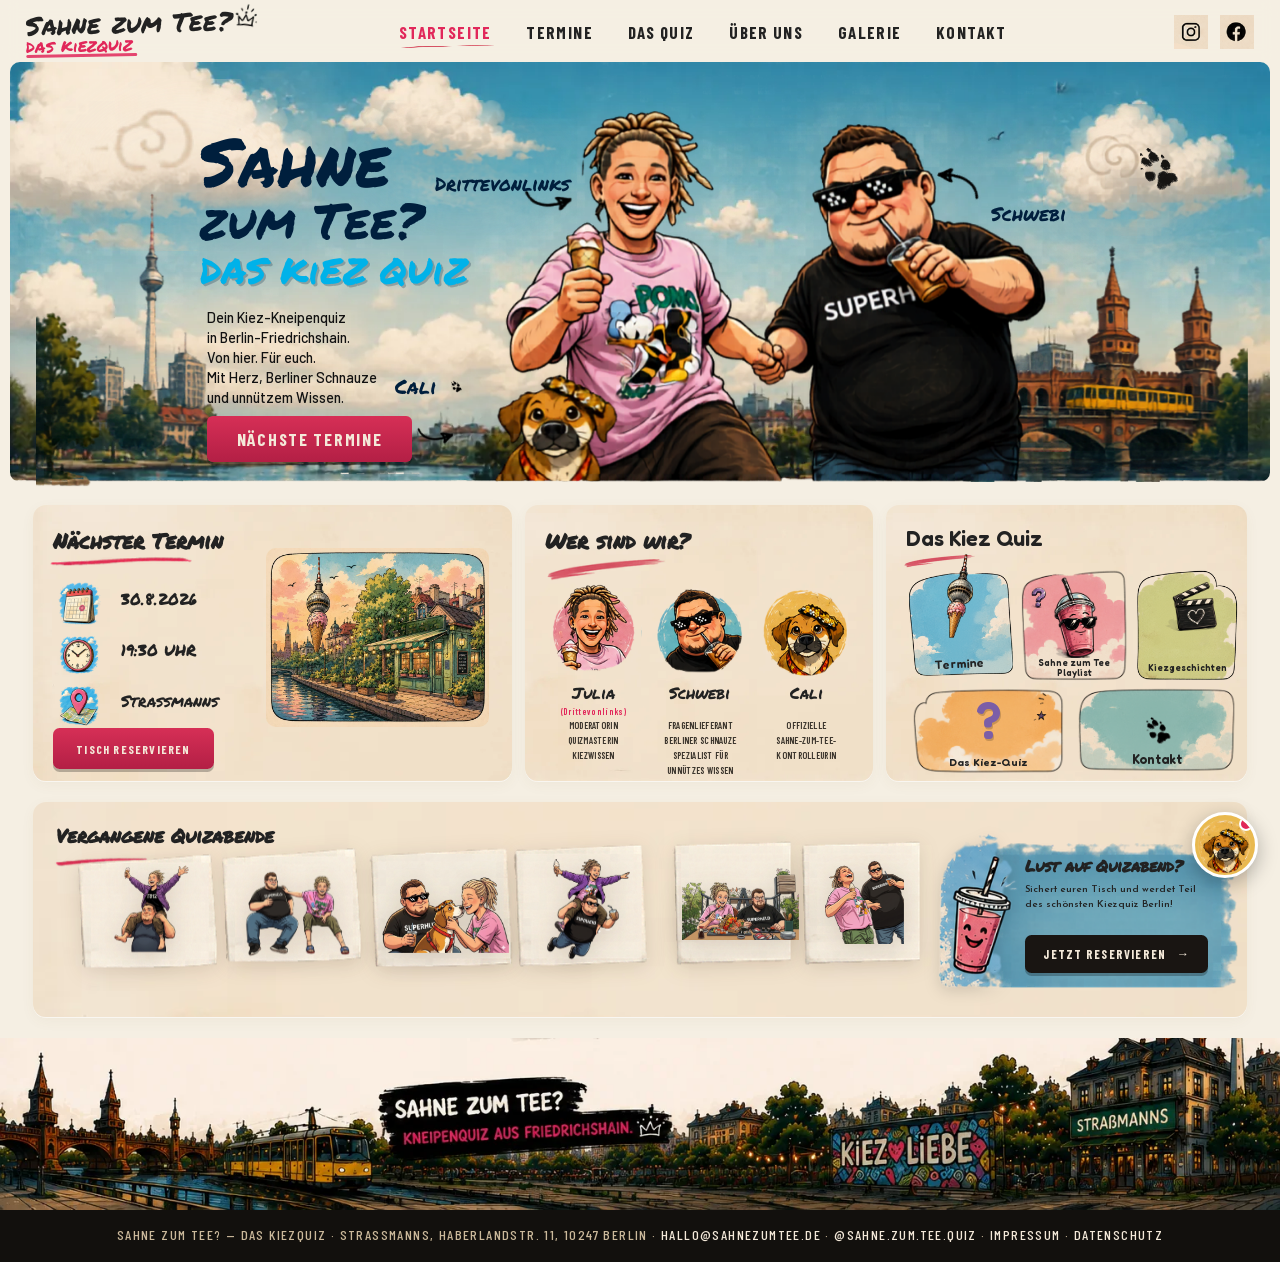
<file: index.html>
<!DOCTYPE html>
<html lang="de">
<head>
<meta charset="UTF-8">
<meta name="viewport" content="width=device-width, initial-scale=1.0">
<title>Sahne zum Tee? – Kneipenquiz in Berlin-Friedrichshain</title>
<meta name="description" content="Das Kiez-Kneipenquiz aus Friedrichshain – alle zwei Wochen samstags im Straßmanns. Mit Herz, Berliner Schnauze und unnützem Wissen. Jetzt Tisch sichern!">
<!-- SEO -->
<link rel="canonical" href="https://www.sahnezumtee.de/">
<meta name="robots" content="index, follow, max-image-preview:large">
<meta name="author" content="Sahne zum Tee? – Das Kiez Quiz">
<meta name="theme-color" content="#E1275A">
<link rel="apple-touch-icon" href="assets/apple-touch-icon.png">
<!-- Open Graph -->
<meta property="og:type" content="website">
<meta property="og:site_name" content="Sahne zum Tee? – Das Kiez Quiz">
<meta property="og:locale" content="de_DE">
<meta property="og:url" content="https://www.sahnezumtee.de/">
<meta property="og:title" content="Sahne zum Tee? – Das Kiez Quiz aus Friedrichshain">
<meta property="og:description" content="Dein Kneipenquiz in Berlin-Friedrichshain: alle zwei Wochen samstags im Straßmanns. Mit Herz, Berliner Schnauze und unnützem Wissen.">
<meta property="og:image" content="https://www.sahnezumtee.de/assets/img/og/og-cover.jpg">
<meta property="og:image:secure_url" content="https://www.sahnezumtee.de/assets/img/og/og-cover.jpg">
<meta property="og:image:type" content="image/jpeg">
<meta property="og:image:width" content="1200">
<meta property="og:image:height" content="630">
<meta property="og:image:alt" content="Sahne zum Tee? – Das Kiez Quiz aus Friedrichshain">
<!-- Twitter / Social-Suchergebnis -->
<meta name="twitter:card" content="summary_large_image">
<meta name="twitter:title" content="Sahne zum Tee? – Das Kiez Quiz aus Friedrichshain">
<meta name="twitter:description" content="Dein Kneipenquiz in Berlin-Friedrichshain: alle zwei Wochen samstags im Straßmanns. Mit Herz, Berliner Schnauze und unnützem Wissen.">
<meta name="twitter:image" content="https://www.sahnezumtee.de/assets/img/og/og-cover.jpg">
<meta name="twitter:image:alt" content="Sahne zum Tee? – Das Kiez Quiz aus Friedrichshain">
<!-- Strukturierte Daten -->
<script type="application/ld+json">
{
  "@context": "https://schema.org",
  "@graph": [
    {
      "@type": "WebSite",
      "@id": "https://www.sahnezumtee.de/#website",
      "url": "https://www.sahnezumtee.de/",
      "name": "Sahne zum Tee? – Das Kiez Quiz",
      "inLanguage": "de-DE",
      "publisher": {
        "@id": "https://www.sahnezumtee.de/#business"
      }
    },
    {
      "@type": "EntertainmentBusiness",
      "@id": "https://www.sahnezumtee.de/#business",
      "name": "Sahne zum Tee? – Das Kiez Quiz",
      "alternateName": "Sahne zum Tee?",
      "url": "https://www.sahnezumtee.de/",
      "image": "https://www.sahnezumtee.de/assets/img/og/og-cover.jpg",
      "logo": "https://www.sahnezumtee.de/assets/apple-touch-icon.png",
      "description": "Kneipenquiz aus Berlin-Friedrichshain – alle zwei Wochen samstags im Straßmanns.",
      "email": "hallo@sahnezumtee.de",
      "address": {
        "@type": "PostalAddress",
        "streetAddress": "Haberlandstraße 11",
        "addressLocality": "Berlin",
        "postalCode": "10247",
        "addressCountry": "DE"
      },
      "areaServed": "Berlin-Friedrichshain",
      "sameAs": [
        "https://www.instagram.com/sahne.zum.tee.quiz"
      ]
    },
    {
      "@type": "WebPage",
      "@id": "https://www.sahnezumtee.de/#webpage",
      "url": "https://www.sahnezumtee.de/",
      "name": "Sahne zum Tee? – Kneipenquiz in Berlin-Friedrichshain",
      "description": "Das Kiez-Kneipenquiz aus Friedrichshain – alle zwei Wochen samstags im Straßmanns. Mit Herz, Berliner Schnauze und unnützem Wissen. Jetzt Tisch sichern!",
      "isPartOf": {
        "@id": "https://www.sahnezumtee.de/#website"
      },
      "about": {
        "@id": "https://www.sahnezumtee.de/#business"
      },
      "primaryImageOfPage": "https://www.sahnezumtee.de/assets/img/og/og-cover.jpg",
      "inLanguage": "de-DE"
    }
  ]
}
</script>
<!-- /SEO -->
<link rel="icon" type="image/png" href="assets/favicon.png">
<link rel="stylesheet" href="css/fonts.css">
<link rel="stylesheet" href="css/style.css">
<style>
/* ---------- Startseite: Stage-Layout (Design-Canvas 1536, mit Luft: Höhe 1190) ---------- */
.home-stage { height: calc(1190 * var(--su)); }
.el { position: absolute; left: calc(var(--x) * var(--su)); top: calc(var(--y) * var(--su)); }
.el > img { width: 100%; height: auto; }

/* Panels (Karten-Untergründe, mit Luft) */
.p1 { left: calc(28 * var(--su));   top: calc(540 * var(--su)); width: calc(584 * var(--su)); height: calc(336 * var(--su)); }
.p2 { left: calc(628 * var(--su));  top: calc(540 * var(--su)); width: calc(424 * var(--su)); height: calc(336 * var(--su)); }
.p3 { left: calc(1068 * var(--su)); top: calc(540 * var(--su)); width: calc(440 * var(--su)); height: calc(336 * var(--su)); }
.p4 { left: calc(28 * var(--su));   top: calc(902 * var(--su)); width: calc(1480 * var(--su)); height: calc(262 * var(--su)); }

/* Hero */
.hero-sky      { --x: 0;    --y: 0;   width: calc(1536 * var(--su)); border-radius: calc(12 * var(--su)); overflow: hidden; }
.sky-cloud-1 { left: 4%;  top: 4%;  --wx: calc(52 * var(--su)); --wy: calc(-5 * var(--su)); --wd: 44s; }
.sky-cloud-2 { left: 27%; top: 9%;  --wx: calc(-40 * var(--su)); --wy: calc(6 * var(--su)); --wd: 55s; animation-delay: -18s; }
.sky-cloud-3 { left: 82%; top: 10%; --wx: calc(-58 * var(--su)); --wy: calc(-4 * var(--su)); --wd: 48s; animation-delay: -30s; }
/* WICHTIG: muss .el>img{width:100%} schlagen — sonst werden die Wolken riesig (die „zwei weißen Striche“ oben) */
.hero-sky img.sky-cloud-1 { width: 20%; height: auto; }
.hero-sky img.sky-cloud-2 { width: 18%; height: auto; }
.hero-sky img.sky-cloud-3 { width: 15%; height: auto; }
.hero-turm     { --x: 32;   --y: 143; width: calc(231 * var(--su)); }
.hero-bruecke  { --x: 1163; --y: 198; width: calc(346 * var(--su)); }
.hero-julia    { --x: 595;  --y: 59;  width: calc(346 * var(--su)); }
.hero-schwebi  { --x: 902;  --y: 59;  width: calc(366 * var(--su)); }
.hero-cali     { --x: 576;  --y: 374; width: calc(173 * var(--su)); }
.hero-pfote    { --x: 1339; --y: 44;  width: calc(122 * var(--su)); opacity: .9; }
.hero-wolke    { --x: 98;   --y: 22;  width: calc(126 * var(--su)); opacity: .8; }
.hero-cali-label { --x: 470; --y: 372; font-family: var(--ff-marker); color: var(--navy);
                   font-size: calc(24 * var(--su)); white-space: nowrap; display: inline-flex; align-items: center; gap: calc(8 * var(--su)); }
.hero-cali-label img { width: calc(34 * var(--su)); height: auto; }
/* Pfeil links NEBEN dem Hund (Hund liegt bei x576/y374), zeigt nach rechts auf ihn */
.pfeil-cali { --x: 486; --y: 430; width: calc(60 * var(--su)); transform: rotate(8deg); }

/* Logo-Block: sauber linksbündig auf einer Achse, mehr Luft */
.hero-logo { --x: 232; --y: 80; transform: rotate(-4deg); transform-origin: left top; line-height: .98; }
.hero-logo .l1 { font-family: var(--ff-marker); font-size: calc(82 * var(--su)); color: var(--navy); }
.hero-logo .l2 { font-family: var(--ff-marker); font-size: calc(60 * var(--su)); color: var(--navy); margin-top: calc(2 * var(--su)); }
.hero-logo .l3 { font-family: var(--ff-marker); font-size: calc(44 * var(--su)); color: var(--blue);
                 text-shadow: calc(2*var(--su)) calc(2*var(--su)) 0 rgba(0,31,61,.25); margin-top: calc(10 * var(--su)); }
.hero-tagline { --x: 240; --y: 300; font-family: var(--ff-tag); font-weight: 500;
                font-size: calc(17.5 * var(--su)); line-height: calc(24.5 * var(--su)); color: #111; }
.hero-btn { --x: 240; --y: 432; width: calc(250 * var(--su)); height: calc(56 * var(--su));
            font-size: calc(21 * var(--su)); border-radius: calc(7 * var(--su)); white-space: nowrap; }

.hero-label { font-family: var(--ff-marker); color: var(--navy); white-space: nowrap; }
.lbl-julia   { --x: 518;  --y: 132; font-size: calc(23 * var(--su)); transform: rotate(-9deg); }
.lbl-schwebi { --x: 1196; --y: 168; font-size: calc(23 * var(--su)); transform: rotate(9deg); }
.pfeil-julia   { --x: 614;  --y: 137; width: calc(78 * var(--su)); }
/* Rotation am IMG (nicht am .el), damit die Reveal-Animation (.rv.on{transform:none}) sie nicht überschreibt.
   Zeigt nach links-unten AUF Schwebi. */
.pfeil-schwebi { --x: 1120; --y: 120; width: calc(78 * var(--su)); }
.pfeil-schwebi img { transform: rotate(202deg); }

/* Karten-Inhalte */
.card-titel { font-family: var(--ff-marker); font-size: calc(25 * var(--su)); color: var(--ink); white-space: nowrap; }

.k1-titel   { --x: 52;  --y: 566; }
.k1-stroke  { --x: 46;  --y: 594; width: calc(190 * var(--su)); }
.k1-icon-1  { --x: 52;  --y: 622; width: calc(64 * var(--su)); }
.k1-icon-2  { --x: 55;  --y: 688; width: calc(58 * var(--su)); }
.k1-icon-3  { --x: 54;  --y: 750; width: calc(60 * var(--su)); }
.k1-t1 { --x: 136; --y: 640; }
.k1-t2 { --x: 136; --y: 702; }
.k1-t3 { --x: 136; --y: 764; }
.k1-fact { font-family: var(--ff-marker); font-size: calc(20 * var(--su)); }
.k1-btn { --x: 52; --y: 812; width: calc(196 * var(--su)); height: calc(50 * var(--su)); font-size: calc(14.5 * var(--su)); border-radius: calc(8 * var(--su)); }
.k1-cafe { --x: 312; --y: 592; width: calc(272 * var(--su)); border-radius: calc(12 * var(--su)); overflow: hidden;
           transition: transform .4s cubic-bezier(.34,1.56,.64,1); }
.k1-cafe:hover { transform: scale(1.03) rotate(-.6deg); }

.k2-titel { --x: 652; --y: 566; }
.k2-stroke { --x: 648; --y: 594; width: calc(150 * var(--su)); }
.avatar { border-radius: 50%; overflow: hidden; transition: transform .35s cubic-bezier(.34,1.56,.64,1); display: block; }
.avatar:hover { transform: scale(1.1) rotate(-4deg); }
.av-julia   { --x: 652; --y: 622; width: calc(118 * var(--su)); }
.av-schwebi { --x: 782; --y: 622; width: calc(118 * var(--su)); }
.av-cali    { --x: 912; --y: 622; width: calc(118 * var(--su)); }
.av-name { font-family: var(--ff-marker); font-size: calc(19 * var(--su)); text-align: center; }
.nm-julia   { --x: 652; --y: 756; width: calc(118 * var(--su)); }
.nm-schwebi { --x: 782; --y: 756; width: calc(118 * var(--su)); }
.nm-cali    { --x: 912; --y: 756; width: calc(118 * var(--su)); }
.nm-sub { display: block; font-family: var(--ff-cond); font-weight: 600; font-size: calc(10.5 * var(--su)); letter-spacing: .04em; color: var(--pink); margin-top: calc(3 * var(--su)); }
.av-rolle { font-family: var(--ff-cond); font-weight: 600; font-size: calc(11.5 * var(--su)); line-height: 1.6;
            letter-spacing: .03em; text-transform: uppercase; color: #3A342C; text-align: center; }
.rl-julia   { --x: 646; --y: 800; width: calc(130 * var(--su)); }
.rl-schwebi { --x: 776; --y: 800; width: calc(130 * var(--su)); }
.rl-cali    { --x: 906; --y: 800; width: calc(130 * var(--su)); }

.k3-titel { --x: 1092; --y: 564; font-family: var(--ff-round); font-weight: 600; font-size: calc(26 * var(--su)); transform: rotate(-3deg); }
.k3-stroke { --x: 1086; --y: 594; width: calc(90 * var(--su)); }
.tile { border-radius: calc(14 * var(--su)); transition: transform .35s cubic-bezier(.34,1.56,.64,1); }
a.tile:hover { transform: translateY(calc(-5 * var(--su))) rotate(-2deg) scale(1.05); z-index: 4; }
.tile img.tile-bg { width: 100%; }
.tile .tile-icon { position: absolute; }
.tile .tile-label { position: absolute; left: 0; right: 0; text-align: center; font-family: var(--ff-round);
                    font-weight: 600; color: var(--ink); line-height: 1.05; }
.t1 { --x: 1092; --y: 618; width: calc(130 * var(--su)); }
.t1 .tile-icon { left: 37%; top: -16%; width: 26%; }
.t1 .tile-label { bottom: 7%; font-size: calc(14.5 * var(--su)); transform: rotate(-3deg); }
.t2 { --x: 1232; --y: 618; width: calc(130 * var(--su)); }
.t2 .tile-icon { left: 30%; top: 5%; width: 42%; }
.t2 .tile-label { bottom: 5%; font-size: calc(11 * var(--su)); }
.t2 .tile-note { position: absolute; left: 9%; top: 16%; width: 15%; }
.t3 { --x: 1372; --y: 618; width: calc(126 * var(--su)); }
.t3 .tile-icon { left: 26%; top: 12%; width: 52%; }
.t3 .tile-label { bottom: 6%; font-size: calc(11 * var(--su)); }
.t4 { --x: 1100; --y: 760; width: calc(186 * var(--su)); }
.t4 .tile-q { position: absolute; left: 0; right: 0; top: 2%; text-align: center; font-family: var(--ff-round);
              font-weight: 600; font-size: calc(64 * var(--su)); color: var(--lila);
              text-shadow: calc(2*var(--su)) calc(2*var(--su)) 0 rgba(0,0,0,.18); }
.t4 .tile-label { bottom: 8%; font-size: calc(13 * var(--su)); }
.t4 .tile-funkel { position: absolute; right: 11%; top: 7%; width: 12%; }
.t5 { --x: 1302; --y: 760; width: calc(192 * var(--su)); }
.t5 .tile-icon { left: 31%; top: 0%; width: 40%; }
.t5 .tile-label { bottom: 8%; font-size: calc(16 * var(--su)); }

/* Polaroid-Reihe (mit Luft nach unten verlegt) */
.p-titel  { --x: 56; --y: 926; font-size: calc(23 * var(--su)); }
.p-stroke { --x: 48; --y: 952; width: calc(135 * var(--su)); }
.pol-frame { filter: drop-shadow(0 4px 10px rgba(60,40,20,.15)); }
.pf-1 { --x: 60;  --y: 965; width: calc(193 * var(--su)); }
.pf-2 { --x: 236; --y: 958; width: calc(193 * var(--su)); }
.pf-3 { --x: 419; --y: 944; width: calc(193 * var(--su)); }
.pf-4 { --x: 606; --y: 944; width: calc(174 * var(--su)); }
.pf-5 { --x: 779; --y: 945; width: calc(173 * var(--su)); }
.pf-6 { --x: 935; --y: 945; width: calc(174 * var(--su)); }
.ph-1 { --x: 74;  --y: 973; width: calc(186 * var(--su)); }
.ph-2 { --x: 249; --y: 944; width: calc(219 * var(--su)); }
.ph-3 { --x: 453; --y: 982; width: calc(155 * var(--su)); transform: rotate(4.6deg); }
.ph-4 { --x: 609; --y: 968; width: calc(198 * var(--su)); }
.ph-5 { --x: 819; --y: 975; width: calc(142 * var(--su)); }
.ph-6 { --x: 994; --y: 947; width: calc(96 * var(--su)); transform: rotate(3.7deg); }

/* CTA-Box (mehr Innenluft) */
.cta-box { --x: 1160; --y: 946; width: calc(336 * var(--su)); }
.cta-box .cta-bg { width: 100%; }
.cta-box img.cta-cup { position: absolute; left: calc(-36 * var(--su)); bottom: calc(-8 * var(--su)); width: calc(112 * var(--su));
           transition: transform .35s cubic-bezier(.34,1.56,.64,1); filter: drop-shadow(0 4px 8px rgba(0,0,0,.15)); }
.cta-box:hover img.cta-cup { transform: rotate(-8deg) scale(1.08); }
.cta-inhalt { position: absolute; left: 23%; top: 13%; right: 8%; }
.cta-inhalt h3 { font-family: var(--ff-marker); font-size: calc(20 * var(--su)); line-height: 1.15; }
.cta-inhalt p  { font-family: var(--ff-body); font-weight: 600; font-size: calc(12 * var(--su)); line-height: 1.5; margin-top: calc(8 * var(--su)); }
.cta-btn { position: absolute; left: 23%; bottom: 10%; height: calc(46 * var(--su)); white-space: nowrap;
           padding: 0 calc(22 * var(--su)); font-size: calc(15 * var(--su)); border-radius: calc(8 * var(--su)); }

/* ============================================================
   MOBILE FIRST — komplette Startseite, nichts überlappt
   ============================================================ */
@media (max-width: 820px) {
  .home-stage, .home-stage ~ .panel { display: none; }
  .home-mobile { display: block !important; }
}
.home-mobile { display: none; padding-bottom: 8px; }
.home-mobile section { margin: 0 16px 22px; }
.home-mobile h2 {
  font-family: var(--ff-marker); font-size: 24px; margin-bottom: 4px;
  position: relative; width: max-content;
}
.home-mobile h2 .h2-stroke { display: block; width: 130px; margin-top: 2px; }

/* Kopf: Logo + Tagline + CTA (eigener Bereich, überlappt nichts) */
.m-kopf { text-align: center; padding: 30px 22px 4px; }
.m-kopf .l1 { display: block; font-family: var(--ff-marker); font-size: clamp(40px, 11.5vw, 56px); color: var(--navy); transform: rotate(-2deg); line-height: 1.04; }
.m-kopf .l3 { display: block; font-family: var(--ff-marker); font-size: clamp(23px, 6.6vw, 32px); color: var(--blue); margin-top: 8px; text-shadow: 1.5px 1.5px 0 rgba(0,31,61,.25); }
.m-tagline { text-align: center; font-family: var(--ff-tag); font-weight: 500; font-size: 16.5px; line-height: 1.6; padding: 16px 28px 20px; }
.m-cta { display: flex; justify-content: center; padding: 0 16px 26px; }
.m-cta .btn { font-size: 17px; padding: .9em 2em; }

/* Hero-Bild: kommt zuerst, Wolken ziehen kräftig, Wasser atmet spürbar */
.m-hero {
  position: relative; margin: 8px 16px 18px; height: 322px;
  border-radius: 16px; overflow: hidden;
  box-shadow: 0 10px 26px rgba(60, 40, 20, .18);
}
.m-hero .m-sky { position: absolute; inset: 0; width: 100%; height: 100%; object-fit: cover; object-position: 50% 74%;
                 animation: meer-atmen-mobil 8s ease-in-out infinite; transform-origin: 50% 84%; will-change: transform; }
.m-hero .sky-cloud { opacity: .95; will-change: transform; }
.m-hero .m-c1 { left: -5%; top: 3%;  width: 50%; --wx: 60px;  --wy: -8px; --wd: 19s; }
.m-hero .m-c2 { left: 58%; top: 6%;  width: 46%; --wx: -66px; --wy: 8px;  --wd: 24s; animation-delay: -9s; }
.m-hero .m-c3 { left: 26%; top: -4%; width: 40%; --wx: 46px;  --wy: 6px;  --wd: 30s; animation-delay: -15s; opacity: .8; }
.m-hero .m-doodle { position: absolute; left: 66%; top: 34%; width: 22%; opacity: .4;
                    animation: wolken-zug 15s ease-in-out infinite; --wx: -34px; --wy: 6px; }
.m-hero .m-julia   { position: absolute; bottom: -2px; left: 2%;  width: 51%;
                     animation: sway 8s ease-in-out infinite; transform-origin: 50% 100%; }
.m-hero .m-schwebi { position: absolute; bottom: -2px; right: 0;  width: 54%;
                     animation: sway 8s ease-in-out infinite; animation-delay: -4s; transform-origin: 50% 100%; }
.m-hero .m-cali    { position: absolute; bottom: 0; left: 35%; width: 31%; animation: bob 5s ease-in-out infinite; }
/* Hero-Namen + Pfeile (mobil) — nah an den Köpfen */
.m-hero .m-lbl { position: absolute; z-index: 5; font-family: var(--ff-marker); color: var(--navy);
                 font-size: 15px; white-space: nowrap; text-shadow: 0 1px 4px rgba(255,255,255,.85); }
.m-hero .ml-julia   { top: 11%; left: 2%;  transform: rotate(-7deg); }
.m-hero .ml-schwebi { top: 9%;  right: 3%; transform: rotate(7deg); }
.m-hero .m-arrow { position: absolute; z-index: 5; width: 30px; opacity: .9; }
/* Pfeile sitzen im Himmel ÜBER den Köpfen (unter der Nav) und zeigen nach unten auf die Person */
.m-hero .ma-julia   { top: 19%; left: 27%;  transform: rotate(78deg); }
.m-hero .ma-schwebi { top: 17%; right: 27%; transform: rotate(102deg); }
.m-hero .ma-cali    { top: 61%; left: 52%; width: 28px; transform: rotate(88deg); }
.m-hero .m-cali-lbl { position: absolute; z-index: 5; top: 55%; left: 50%; transform: translateX(-50%);
                 font-family: var(--ff-marker); color: var(--navy); font-size: 16px; white-space: nowrap;
                 display: inline-flex; align-items: center; gap: 6px; text-shadow: 0 1px 5px rgba(255,255,255,.95); }
.m-hero .m-cali-lbl img { width: 20px; height: auto; }
@keyframes meer-atmen-mobil {
  0%, 100% { transform: scale(1.02); }
  50%      { transform: scale(1.075); }
}
.m-kopf { padding-top: 6px; }

/* Karten */
.m-card { background: url('assets/img/paper/beige-800.webp') center / cover; border-radius: 16px; padding: 24px 20px 26px; }
.m-fact { display: flex; align-items: center; gap: 16px; font-family: var(--ff-marker); font-size: 20px; margin: 18px 0; }
.m-fact img { width: 48px; flex-shrink: 0; }
.m-card .btn { margin-top: 6px; }
.m-cafe img { border-radius: 12px; margin-top: 18px; width: 100%; }

/* Team: zentriert, groß & gut lesbar, ALLE Infos sichtbar */
.m-person { text-align: center; margin-top: 24px; padding-top: 22px; border-top: 1px solid #E7D8BF; }
.m-person:first-of-type { border-top: none; padding-top: 6px; }
.m-person img { width: 128px; height: 128px; object-fit: cover; border-radius: 50%; display: block;
                margin: 0 auto 12px; box-shadow: 0 5px 14px rgba(60,40,20,.16); }
.m-person .mp-name { font-family: var(--ff-marker); font-size: 26px; color: var(--ink); }
.m-person .mp-sub { font-family: var(--ff-cond); font-weight: 600; font-size: 13px; color: var(--pink);
                    letter-spacing: .05em; margin-top: 3px; }
.m-person ul { list-style: none; margin-top: 12px; display: inline-block; text-align: left; }
.m-person li { font-family: var(--ff-cond); font-weight: 600; font-size: 15.5px; letter-spacing: .02em;
               text-transform: uppercase; color: #3A342C; line-height: 1.65; }
.m-person li::before { content: '•'; color: var(--pink); margin-right: 7px; }

/* Kiez-Quiz-Tiles: Quiz als Banner oben, darunter 2×2 — größer & lesbar, Icons mittig */
/* Kiez-Quiz-Kacheln: JEDE Wolke wird komplett gezeigt (natürliches Seitenverhältnis, nichts abgeschnitten).
   Zwei breite Wolken (Das Kiez-Quiz, Kontakt) = volle Breite; drei quadratische in einer 3er-Reihe. */
.m-tiles { display: grid; grid-template-columns: 1fr 1fr 1fr; gap: 10px; margin-top: 18px; align-items: start; }
.m-tile { position: relative; border-radius: 14px; overflow: hidden; transition: transform .3s cubic-bezier(.34,1.56,.64,1); }
.m-tile:active { transform: scale(.96); }
.m-tile .tile-bg { display: block; width: 100%; height: auto; }   /* Wolke voll sichtbar, Kachel = Wolkenform */
/* Drei quadratische Kacheln (Termine, Playlist, Kiezgeschichten) */
.m-tile.sq { grid-column: span 1; }
.m-tile.sq .tile-icon { position: absolute; left: 50%; top: 41%; transform: translate(-50%,-50%); height: 38%; width: auto; max-width: 54%; object-fit: contain; }
.m-tile.sq-turm .tile-icon { top: 36%; height: 36%; }
.m-tile.sq .tile-label { position: absolute; left: 3px; right: 3px; bottom: 9%; text-align: center;
                         font-family: var(--ff-round); font-weight: 600; font-size: 11.5px; line-height: 1.05; color: var(--ink); }
/* Zwei breite Banner: Das Kiez-Quiz (oben), Kontakt (unten) — volle Breite */
.m-tile.wide { grid-column: 1 / -1; }
.m-tile.wide .tile-icon { position: absolute; left: 21%; top: 50%; transform: translate(-50%,-50%); height: 60%; width: auto; }
.m-tile.sq-paw.wide .tile-icon { height: 52%; }
.m-tile.wide .tile-q { position: absolute; left: 20%; top: 47%; transform: translate(-50%,-50%); font-family: var(--ff-round);
                       font-weight: 600; font-size: 54px; color: var(--lila); text-shadow: 2px 2px 0 rgba(0,0,0,.15); }
.m-tile.wide .tile-label { position: absolute; left: 38%; right: 6%; top: 50%; transform: translateY(-50%); text-align: left;
                           font-family: var(--ff-round); font-weight: 600; font-size: 22px; color: var(--ink); line-height: 1.1; }

/* Vergangene Quizabende: Fotos füllen die Kästchen komplett, zentriert */
.m-pols { display: grid; grid-template-columns: 1fr 1fr; gap: 12px; margin-top: 18px; }
.m-pols .polaroid { aspect-ratio: 1 / 1; border-radius: 12px; overflow: hidden; background: none; padding: 0;
                    box-shadow: 0 5px 14px rgba(60,40,20,.16); }
.m-pols .polaroid img { width: 100%; height: 100%; object-fit: cover; object-position: center; display: block; }

/* CTA-Box mobil: gleichmäßiger Abstand, Cloud als gefüllter Hintergrund */
.m-quizabend { position: relative; margin: 0 16px 26px; border-radius: 18px; overflow: hidden;
               background: url('assets/img/tiles/wolke-blau-breit.png') center / cover;
               padding: 24px 22px 26px 104px; }
.m-quizabend .cta-bg { display: none; }
.m-quizabend .m-cup { position: absolute; left: 6px; bottom: -2px; width: 90px; filter: drop-shadow(0 4px 8px rgba(0,0,0,.18)); }
.m-quizabend .m-inhalt { position: static; }
.m-quizabend .m-inhalt h3 { font-family: var(--ff-marker); font-size: 22px; line-height: 1.12; color: var(--ink); }
.m-quizabend .m-inhalt p { font-family: var(--ff-body); font-weight: 600; font-size: 13.5px; line-height: 1.5; margin: 8px 0 0; color: #241d15; }
.m-quizabend .btn { position: static; display: inline-flex; margin-top: 16px; font-size: 15px; }
</style>
</head>
<body>

<!-- ======================= NAVIGATION ======================= -->
<header class="nav">
  <div class="nav-inner">
    <a class="brand" href="/" aria-label="Sahne zum Tee? Das Kiezquiz — Startseite">
      <span class="brand-main">Sahne zum Tee?</span>
      <span class="brand-sub">DAS KiEZQUiZ</span>
      <img class="brand-krone" src="assets/img/deco/krone-schwarz.png" alt="">
    </a>
    <ul class="nav-links">
      <li><a href="/" class="active">Startseite</a></li>
      <li><a href="/termine">Termine</a></li>
      <li><a href="/das-quiz">Das Quiz</a></li>
      <li><a href="/ueber-uns">Über uns</a></li>
      <li><a href="/galerie">Galerie</a></li>
      <li><a href="/kontakt">Kontakt</a></li>
    </ul>
    <button class="nav-burger" aria-label="Menü">Menü</button>
    <div class="nav-social">
      <a href="https://www.instagram.com/sahne.zum.tee.quiz" target="_blank" rel="noopener" aria-label="Instagram">
        <img src="assets/img/icons/nav-instagram.png" alt="">
      </a>
      <a href="https://www.facebook.com" target="_blank" rel="noopener" aria-label="Facebook">
        <img src="assets/img/icons/nav-facebook.png" alt="">
      </a>
    </div>
  </div>
</header>

<main>
  <h1 class="sr-only">Sahne zum Tee? – Das Kiez Quiz: Kneipenquiz in Berlin-Friedrichshain</h1>
  <!-- ======================= DESKTOP-STAGE ======================= -->
  <div class="stage home-stage" aria-label="Sahne zum Tee — Das Kiez Quiz, Startseite">

    <!-- Panels -->
    <div class="panel p1" aria-hidden="true"></div>
    <div class="panel p2" aria-hidden="true"></div>
    <div class="panel p3" aria-hidden="true"></div>
    <div class="panel p4" aria-hidden="true"></div>

    <!-- HERO -->
    <div class="el hero-sky sky-live" data-depth="0.04">
      <img src="assets/img/hero/himmel-panorama.webp" alt="Berliner Himmel über der Spree" fetchpriority="high">
      <img class="sky-cloud sky-cloud-1" src="assets/img/hero/wolke-1.png" alt="">
      <img class="sky-cloud sky-cloud-2" src="assets/img/hero/wolke-2.png" alt="">
      <img class="sky-cloud sky-cloud-3" src="assets/img/hero/wolke-3.png" alt="">
    </div>
    <div class="el hero-wolke cloud-a" data-depth="0.22"><img src="assets/img/deco/wolke-doodle.png" alt=""></div>
    <div class="el hero-pfote" data-depth="0.16"><img src="assets/img/deco/pfote-gross.png" alt=""></div>
    <div class="el hero-turm rv-left" data-depth="0.09"><img src="assets/img/hero/fernsehturm.png" alt="Berliner Fernsehturm"></div>
    <div class="el hero-bruecke rv-right" data-depth="0.09"><img src="assets/img/hero/oberbaumbruecke.png" alt="Oberbaumbrücke mit gelber Tram"></div>
    <div class="el hero-julia rv" data-depth="0.13" style="--d:.15s"><img class="sway" src="assets/img/hero/julia.png" alt="Julia mit Eiswaffel"></div>
    <div class="el hero-schwebi rv" data-depth="0.13" style="--d:.25s"><img class="sway" style="animation-delay:-4.5s" src="assets/img/hero/schwebi.png" alt="Schwebi mit Bubble Tea"></div>
    <div class="el hero-cali rv-pop" data-depth="0.17" style="--d:.4s"><img class="bob" src="assets/img/hero/cali.png" alt="Hündin Cali"></div>

    <div class="el hero-logo rv" data-depth="0.07">
      <div class="l1">Sahne</div>
      <div class="l2">zum Tee?</div>
      <div class="l3">DAS KiEZ QUiZ</div>
    </div>
    <div class="el hero-tagline rv" data-depth="0.07" style="--d:.15s">
      Dein Kiez-Kneipenquiz<br>
      in Berlin-Friedrichshain.<br>
      Von hier. Für euch.<br>
      Mit Herz, Berliner Schnauze<br>
      und unnützem Wissen.
    </div>
    <a class="el btn btn-rot hero-btn rv" data-depth="0.07" style="--d:.3s" href="/termine">Nächste Termine</a>

    <div class="el hero-label lbl-julia rv" data-depth="0.2" style="--d:.5s">Drittevonlinks</div>
    <div class="el pfeil-julia rv" data-depth="0.2" style="--d:.55s"><img src="assets/img/deco/pfeil.png" alt=""></div>
    <div class="el hero-label lbl-schwebi rv" data-depth="0.2" style="--d:.6s">Schwebi</div>
    <div class="el pfeil-schwebi rv" data-depth="0.2" style="--d:.65s"><img src="assets/img/deco/pfeil.png" alt=""></div>
    <div class="el hero-cali-label rv-pop" data-depth="0.2" style="--d:.7s">Cali<img src="assets/img/deco/pfote-gross.png" alt=""></div>
    <div class="el pfeil-cali rv" data-depth="0.2" style="--d:.72s"><img src="assets/img/deco/pfeil.png" alt=""></div>

    <!-- KARTE 1: Nächster Termin -->
    <h2 class="el card-titel k1-titel rv">Nächster Termin</h2>
    <div class="el k1-stroke rv"><img src="assets/img/strokes/rot-193.png" alt=""></div>
    <div class="el k1-icon-1 rv-pop" style="--d:.1s"><img src="assets/img/icons/kalender.png" alt=""></div>
    <div class="el k1-icon-2 rv-pop" style="--d:.2s"><img src="assets/img/icons/uhr.png" alt=""></div>
    <div class="el k1-icon-3 rv-pop" style="--d:.3s"><img src="assets/img/icons/pin.png" alt=""></div>
    <div class="el k1-fact k1-t1 rv" style="--d:.15s">30.8.2026</div>
    <div class="el k1-fact k1-t2 rv" style="--d:.25s">19:30 UHR</div>
    <div class="el k1-fact k1-t3 rv" style="--d:.35s">Straßmanns</div>
    <a class="el btn btn-rot k1-btn rv" style="--d:.45s" href="/termine">Tisch reservieren</a>
    <a class="el k1-cafe rv" style="--d:.3s" href="/termine" aria-label="Zu den Terminen">
      <img src="assets/img/illu/cafe.webp" alt="Café am Kanal mit Fernsehturm-Eistüte">
    </a>

    <!-- KARTE 2: Wer sind wir? -->
    <h2 class="el card-titel k2-titel rv" id="team">Wer sind wir?</h2>
    <div class="el k2-stroke rv"><img src="assets/img/strokes/rot-150.png" alt=""></div>
    <a class="el avatar av-julia rv-pop" style="--d:.1s" href="/ueber-uns" aria-label="Mehr über Julia"><img src="assets/img/team/avatar-julia.png" alt="Julia"></a>
    <a class="el avatar av-schwebi rv-pop" style="--d:.22s" href="/ueber-uns" aria-label="Mehr über Schwebi"><img src="assets/img/team/avatar-schwebi.png" alt="Schwebi"></a>
    <a class="el avatar av-cali rv-pop" style="--d:.34s" href="/ueber-uns" aria-label="Mehr über Cali"><img src="assets/img/team/avatar-cali.png" alt="Cali"></a>
    <div class="el av-name nm-julia rv" style="--d:.2s">Julia<span class="nm-sub">(Drittevonlinks)</span></div>
    <div class="el av-name nm-schwebi rv" style="--d:.32s">Schwebi</div>
    <div class="el av-name nm-cali rv" style="--d:.44s">Cali</div>
    <div class="el av-rolle rl-julia rv" style="--d:.3s">Moderatorin<br>Quizmasterin<br>Kiezwissen</div>
    <div class="el av-rolle rl-schwebi rv" style="--d:.42s">Fragenlieferant<br>Berliner Schnauze<br>Spezialist für<br>unnützes Wissen</div>
    <div class="el av-rolle rl-cali rv" style="--d:.54s">Offizielle<br>Sahne-zum-Tee-<br>Kontrolleurin</div>

    <!-- KARTE 3: Das Kiez Quiz — Tiles -->
    <h2 class="el k3-titel rv">Das Kiez Quiz</h2>
    <div class="el k3-stroke rv"><img src="assets/img/strokes/rot-150.png" alt=""></div>
    <a class="el tile t1 rv-pop" style="--d:.1s" href="/termine">
      <img class="tile-bg" src="assets/img/tiles/wolke-pink.png" alt="">
      <img class="tile-icon" src="assets/img/illu/turm-eis.png" alt="">
      <span class="tile-label">Termine</span>
    </a>
    <a class="el tile t2 rv-pop" style="--d:.2s" href="https://open.spotify.com" target="_blank" rel="noopener">
      <img class="tile-bg" src="assets/img/tiles/wolke-rosa-gross.png" alt="">
      <img class="tile-icon" src="assets/img/illu/drink-becher.png" alt="">
      <img class="tile-note" src="assets/img/deco/note-1.png" alt="">
      <span class="tile-label">Sahne zum Tee<br>Playlist</span>
    </a>
    <a class="el tile t3 rv-pop" style="--d:.3s" href="/galerie">
      <img class="tile-bg" src="assets/img/tiles/wolke-gruen.png" alt="">
      <img class="tile-icon" src="assets/img/illu/klappe.png" alt="">
      <span class="tile-label">Kiezgeschichten</span>
    </a>
    <a class="el tile t4 rv-pop" style="--d:.4s" href="/das-quiz">
      <img class="tile-bg" src="assets/img/tiles/wolke-orange.png" alt="">
      <span class="tile-q">?</span>
      <img class="tile-funkel" src="assets/img/deco/funkel-stern.png" alt="">
      <span class="tile-label">Das Kiez-Quiz</span>
    </a>
    <a class="el tile t5 rv-pop" style="--d:.5s" href="/kontakt">
      <img class="tile-bg" src="assets/img/tiles/wolke-blau.png" alt="">
      <img class="tile-icon" src="assets/img/deco/pfote-gross.png" alt="">
      <span class="tile-label">Kontakt</span>
    </a>

    <!-- POLAROID-REIHE -->
    <h2 class="el card-titel p-titel rv">Vergangene Quizabende</h2>
    <div class="el p-stroke rv"><img src="assets/img/strokes/rot-135.png" alt=""></div>
    <div class="el pol-frame pf-1 rv" style="--d:.05s"><img src="assets/img/deco/polaroid-frame-1.png" alt=""></div>
    <div class="el pol-frame pf-2 rv" style="--d:.1s"><img src="assets/img/deco/polaroid-frame-1.png" alt=""></div>
    <div class="el pol-frame pf-3 rv" style="--d:.15s"><img src="assets/img/deco/polaroid-frame-2.png" alt=""></div>
    <div class="el pol-frame pf-4 rv" style="--d:.2s"><img src="assets/img/deco/polaroid-frame-quer.png" alt=""></div>
    <div class="el pol-frame pf-5 rv" style="--d:.25s"><img src="assets/img/deco/polaroid-frame-3.png" alt=""></div>
    <div class="el pol-frame pf-6 rv" style="--d:.3s"><img src="assets/img/deco/polaroid-frame-3.png" alt=""></div>
    <div class="el polaroid ph-1 rv" style="--d:.1s; --wr:-2.5deg"><img src="assets/img/fotos/quizabend-1.png" alt="Quizabend-Moment"></div>
    <div class="el polaroid ph-2 rv" style="--d:.15s; --wr:2deg"><img src="assets/img/fotos/quizabend-2.png" alt="Schwebi und Julia"></div>
    <div class="el polaroid ph-3 rv" style="--d:.2s; --wr:6deg"><img src="assets/img/fotos/quizabend-3.webp" alt="Mit Cali"></div>
    <div class="el polaroid ph-4 rv" style="--d:.25s; --wr:-2deg"><img src="assets/img/fotos/quizabend-4.png" alt="Huckepack-Jubel"></div>
    <div class="el polaroid ph-5 rv" style="--d:.3s; --wr:2.5deg"><img src="assets/img/fotos/quizabend-5.webp" alt="Pause auf der Bank"></div>
    <div class="el polaroid ph-6 rv" style="--d:.35s; --wr:5deg"><img src="assets/img/fotos/quizabend-6.png" alt="Gelacht wird immer"></div>

    <!-- CTA-BOX -->
    <div class="el cta-box rv-pop" style="--d:.2s">
      <img class="cta-bg" src="assets/img/tiles/wolke-blau-breit.png" alt="">
      <img class="cta-cup" src="assets/img/illu/becher-cta.png" alt="">
      <div class="cta-inhalt">
        <h3>Lust auf Quizabend?</h3>
        <p>Sichert euren Tisch und werdet Teil des schönsten Kiezquiz Berlin!</p>
      </div>
      <a class="btn btn-schwarz cta-btn" href="/termine">Jetzt reservieren <span class="btn-pfeil">→</span></a>
    </div>
  </div>

  <!-- ======================= MOBILE (alle Inhalte, nichts überlappt) ======================= -->
  <div class="home-mobile">

    <div class="m-hero rv">
      <img class="m-sky" src="assets/img/hero/himmel-panorama.webp" alt="Berliner Himmel über der Spree">
      <img class="sky-cloud m-c1" src="assets/img/hero/wolke-hd-1.png" alt="">
      <img class="sky-cloud m-c2" src="assets/img/hero/wolke-hd-3.png" alt="">
      <img class="sky-cloud m-c3" src="assets/img/hero/wolke-hd-2.png" alt="">
      <img class="m-doodle" src="assets/img/deco/wolke-doodle.png" alt="">
      <img class="m-julia" src="assets/img/hero/julia.png" alt="Julia mit Eiswaffel">
      <img class="m-schwebi" src="assets/img/hero/schwebi.png" alt="Schwebi mit Bubble Tea">
      <img class="m-cali" src="assets/img/hero/cali.png" alt="Hündin Cali">
      <span class="m-lbl ml-julia">Drittevonlinks</span>
      <img class="m-arrow ma-julia" src="assets/img/deco/pfeil.png" alt="">
      <span class="m-lbl ml-schwebi">Schwebi</span>
      <img class="m-arrow ma-schwebi" src="assets/img/deco/pfeil.png" alt="">
      <span class="m-cali-lbl">Cali<img src="assets/img/deco/pfote-gross.png" alt=""></span>
      <img class="m-arrow ma-cali" src="assets/img/deco/pfeil.png" alt="">
    </div>

    <div class="m-kopf rv">
      <span class="l1">Sahne zum Tee?</span>
      <span class="l3">DAS KiEZ QUiZ</span>
    </div>
    <p class="m-tagline rv">Dein Kiez-Kneipenquiz in Berlin-Friedrichshain.<br>
      Von hier. Für euch.<br>Mit Herz, Berliner Schnauze und unnützem Wissen.</p>
    <div class="m-cta rv"><a class="btn btn-rot" href="/termine">Nächste Termine</a></div>

    <section class="m-card rv">
      <h2>Nächster Termin<img class="h2-stroke" src="assets/img/strokes/rot-193.png" alt=""></h2>
      <div class="m-fact"><img src="assets/img/icons/kalender.png" alt="">30.8.2026</div>
      <div class="m-fact"><img src="assets/img/icons/uhr.png" alt="">19:30 Uhr</div>
      <div class="m-fact"><img src="assets/img/icons/pin.png" alt="">Straßmanns</div>
      <a class="btn btn-rot" href="/termine">Tisch reservieren</a>
      <div class="m-cafe"><img src="assets/img/illu/cafe.webp" alt="Café am Kanal mit Fernsehturm-Eistüte"></div>
    </section>

    <section class="m-card rv" id="team-mobil">
      <h2>Wer sind wir?<img class="h2-stroke" src="assets/img/strokes/rot-150.png" alt=""></h2>
      <div class="m-person">
        <img src="assets/img/team/avatar-julia.png" alt="Julia">
        <div>
          <div class="mp-name">Julia</div>
          <div class="mp-sub">(Drittevonlinks)</div>
          <ul><li>Moderatorin</li><li>Quizmasterin</li><li>Kiezwissen</li></ul>
        </div>
      </div>
      <div class="m-person">
        <img src="assets/img/team/avatar-schwebi.png" alt="Schwebi">
        <div>
          <div class="mp-name">Schwebi</div>
          <ul><li>Fragenlieferant</li><li>Berliner Schnauze</li><li>Spezialist für unnützes Wissen</li></ul>
        </div>
      </div>
      <div class="m-person">
        <img src="assets/img/team/avatar-cali.png" alt="Cali">
        <div>
          <div class="mp-name">Cali</div>
          <ul><li>Offizielle Sahne-zum-Tee-Kontrolleurin</li></ul>
        </div>
      </div>
    </section>

    <section class="m-card rv">
      <h2>Das Kiez Quiz<img class="h2-stroke" src="assets/img/strokes/rot-150.png" alt=""></h2>
      <div class="m-tiles">
        <a class="m-tile wide" href="/das-quiz">
          <img class="tile-bg" src="assets/img/tiles/wolke-orange.png" alt="">
          <span class="tile-q">?</span>
          <span class="tile-label">Das Kiez-Quiz</span>
        </a>
        <a class="m-tile sq sq-turm" href="/termine">
          <img class="tile-bg" src="assets/img/tiles/wolke-pink.png" alt="">
          <img class="tile-icon" src="assets/img/illu/turm-eis.png" alt="">
          <span class="tile-label">Termine</span>
        </a>
        <a class="m-tile sq" href="https://open.spotify.com" target="_blank" rel="noopener">
          <img class="tile-bg" src="assets/img/tiles/wolke-rosa-gross.png" alt="">
          <img class="tile-icon" src="assets/img/illu/drink-becher.png" alt="">
          <span class="tile-label">Playlist</span>
        </a>
        <a class="m-tile sq" href="/galerie">
          <img class="tile-bg" src="assets/img/tiles/wolke-gruen.png" alt="">
          <img class="tile-icon" src="assets/img/illu/klappe.png" alt="">
          <span class="tile-label">Kiezgeschichten</span>
        </a>
        <a class="m-tile wide sq-paw" href="/kontakt">
          <img class="tile-bg" src="assets/img/tiles/wolke-blau.png" alt="">
          <img class="tile-icon" src="assets/img/deco/pfote-gross.png" alt="">
          <span class="tile-label">Kontakt</span>
        </a>
      </div>
    </section>

    <section class="m-card rv">
      <h2>Vergangene Quizabende<img class="h2-stroke" src="assets/img/strokes/rot-135.png" alt=""></h2>
      <div class="m-pols">
        <div class="polaroid"><img src="assets/img/fotos/quizabend-1.png" alt="Quizabend-Moment"></div>
        <div class="polaroid"><img src="assets/img/fotos/quizabend-2.png" alt="Schwebi und Julia"></div>
        <div class="polaroid"><img src="assets/img/fotos/quizabend-3.webp" alt="Mit Cali"></div>
        <div class="polaroid"><img src="assets/img/fotos/quizabend-4.png" alt="Huckepack-Jubel"></div>
        <div class="polaroid"><img src="assets/img/fotos/quizabend-5.webp" alt="Pause auf der Bank"></div>
        <div class="polaroid"><img src="assets/img/fotos/quizabend-6.png" alt="Gelacht wird immer"></div>
      </div>
    </section>

    <div class="m-quizabend rv">
      <img class="cta-bg" src="assets/img/tiles/wolke-blau-breit.png" alt="">
      <img class="m-cup" src="assets/img/illu/becher-cta.png" alt="">
      <div class="m-inhalt">
        <h3>Lust auf Quizabend?</h3>
        <p>Sichert euren Tisch und werdet Teil des schönsten Kiezquiz Berlin!</p>
      </div>
      <a class="btn btn-schwarz" href="/termine">Jetzt reservieren →</a>
    </div>
  </div>
</main>

<!-- ======================= FOOTER ======================= -->
<footer class="site-footer">
  <img src="assets/img/kontakt/footer-band.webp" alt="Abendliche Friedrichshain-Skyline: Sahne zum Tee? Kneipenquiz aus Friedrichshain.">
  <div class="footer-meta">
    Sahne zum Tee? — Das Kiezquiz · Straßmanns, Haberlandstr. 11, 10247 Berlin ·
    <a href="mailto:hallo@sahnezumtee.de">hallo@sahnezumtee.de</a> ·
    <a href="https://www.instagram.com/sahne.zum.tee.quiz" target="_blank" rel="noopener">@sahne.zum.tee.quiz</a> ·
    <a href="/impressum">Impressum</a> · <a href="/datenschutz">Datenschutz</a>
  </div>
</footer>

<!-- ======================= CHAT-STUB (Cali) ======================= -->
<button class="kiez-chat-btn" aria-label="Chat mit Cali öffnen" aria-expanded="false">
  <img src="assets/img/team/avatar-cali.png" alt="">
  <span class="chat-badge"></span>
</button>
<div class="kiez-chat-panel" role="dialog" aria-label="Cali-Chat">
  <h3>Wuff! Ich bin Cali 🐾</h3>
  <p>Bald beantworte ich hier eure Fragen rund ums Kiezquiz — Termine, Regeln, Reservierung. Bis dahin:</p>
  <a class="btn btn-rot" href="/termine">Tisch reservieren</a>
</div>

<script src="js/main.js"></script>
</body>
</html>
</file>
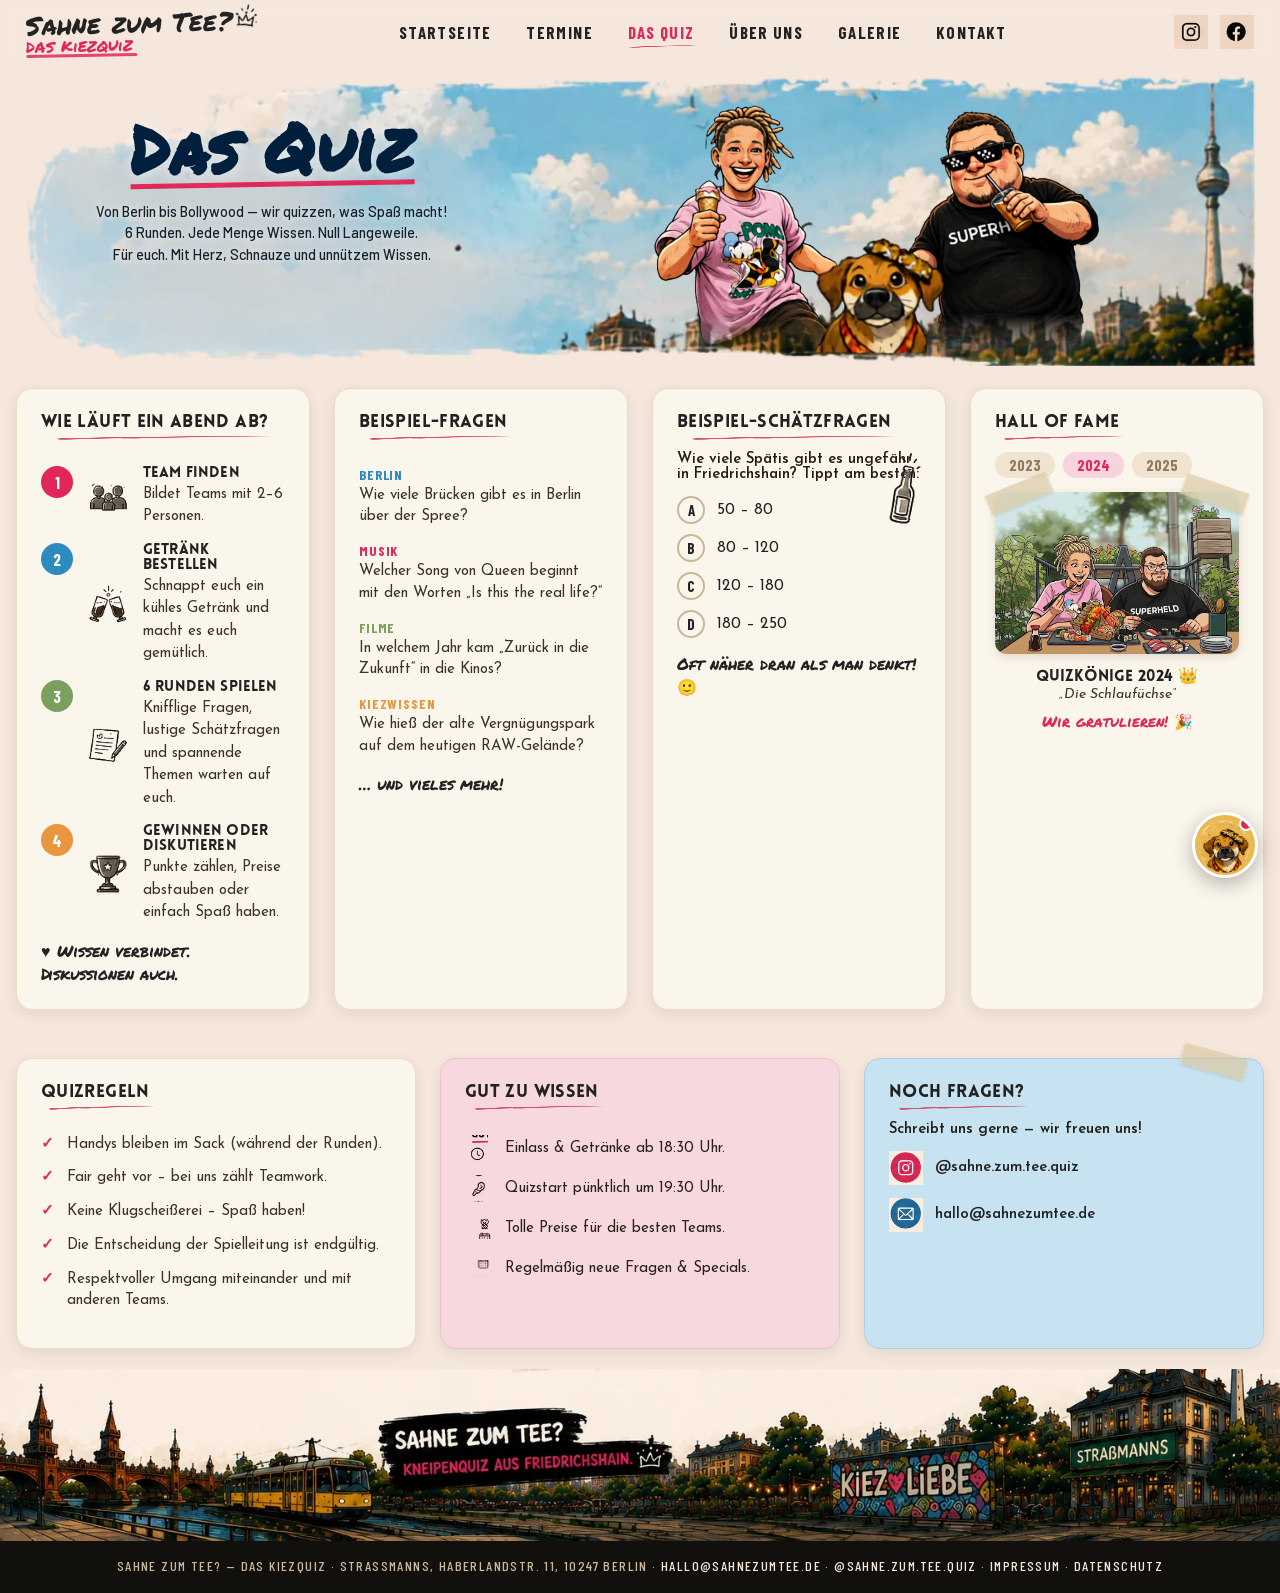
<file: das-quiz.html>
<!DOCTYPE html>
<html lang="de">
<head>
<meta charset="UTF-8">
<meta name="viewport" content="width=device-width, initial-scale=1.0">
<title>Das Quiz – So läuft ein Abend ab | Sahne zum Tee?</title>
<meta name="description" content="6 Runden, Schätzfragen, Kiezwissen und jede Menge Spaß: So läuft das Sahne zum Tee? Kiezquiz ab – mit Beispiel-Fragen, Regeln und der Hall of Fame.">
<!-- SEO -->
<link rel="canonical" href="https://www.sahnezumtee.de/das-quiz">
<meta name="robots" content="index, follow, max-image-preview:large">
<meta name="author" content="Sahne zum Tee? – Das Kiez Quiz">
<meta name="theme-color" content="#E1275A">
<link rel="apple-touch-icon" href="assets/apple-touch-icon.png">
<!-- Open Graph -->
<meta property="og:type" content="article">
<meta property="og:site_name" content="Sahne zum Tee? – Das Kiez Quiz">
<meta property="og:locale" content="de_DE">
<meta property="og:url" content="https://www.sahnezumtee.de/das-quiz">
<meta property="og:title" content="Das Quiz – so läuft ein Kiezquiz-Abend ab">
<meta property="og:description" content="6 Runden, Schätzfragen und Kiezwissen: Ablauf, Beispiel-Fragen, Regeln und die Hall of Fame vom Sahne zum Tee? Kiezquiz.">
<meta property="og:image" content="https://www.sahnezumtee.de/assets/img/og/og-cover.jpg">
<meta property="og:image:secure_url" content="https://www.sahnezumtee.de/assets/img/og/og-cover.jpg">
<meta property="og:image:type" content="image/jpeg">
<meta property="og:image:width" content="1200">
<meta property="og:image:height" content="630">
<meta property="og:image:alt" content="Sahne zum Tee? – Das Kiez Quiz aus Friedrichshain">
<!-- Twitter / Social-Suchergebnis -->
<meta name="twitter:card" content="summary_large_image">
<meta name="twitter:title" content="Das Quiz – so läuft ein Kiezquiz-Abend ab">
<meta name="twitter:description" content="6 Runden, Schätzfragen und Kiezwissen: Ablauf, Beispiel-Fragen, Regeln und die Hall of Fame vom Sahne zum Tee? Kiezquiz.">
<meta name="twitter:image" content="https://www.sahnezumtee.de/assets/img/og/og-cover.jpg">
<meta name="twitter:image:alt" content="Sahne zum Tee? – Das Kiez Quiz aus Friedrichshain">
<!-- Strukturierte Daten -->
<script type="application/ld+json">
{
  "@context": "https://schema.org",
  "@graph": [
    {
      "@type": "WebSite",
      "@id": "https://www.sahnezumtee.de/#website",
      "url": "https://www.sahnezumtee.de/",
      "name": "Sahne zum Tee? – Das Kiez Quiz",
      "inLanguage": "de-DE",
      "publisher": {
        "@id": "https://www.sahnezumtee.de/#business"
      }
    },
    {
      "@type": "EntertainmentBusiness",
      "@id": "https://www.sahnezumtee.de/#business",
      "name": "Sahne zum Tee? – Das Kiez Quiz",
      "alternateName": "Sahne zum Tee?",
      "url": "https://www.sahnezumtee.de/",
      "image": "https://www.sahnezumtee.de/assets/img/og/og-cover.jpg",
      "logo": "https://www.sahnezumtee.de/assets/apple-touch-icon.png",
      "description": "Kneipenquiz aus Berlin-Friedrichshain – alle zwei Wochen samstags im Straßmanns.",
      "email": "hallo@sahnezumtee.de",
      "address": {
        "@type": "PostalAddress",
        "streetAddress": "Haberlandstraße 11",
        "addressLocality": "Berlin",
        "postalCode": "10247",
        "addressCountry": "DE"
      },
      "areaServed": "Berlin-Friedrichshain",
      "sameAs": [
        "https://www.instagram.com/sahne.zum.tee.quiz"
      ]
    },
    {
      "@type": "WebPage",
      "@id": "https://www.sahnezumtee.de/das-quiz#webpage",
      "url": "https://www.sahnezumtee.de/das-quiz",
      "name": "Das Quiz – So läuft ein Abend ab | Sahne zum Tee?",
      "description": "6 Runden, Schätzfragen, Kiezwissen und jede Menge Spaß: So läuft das Sahne zum Tee? Kiezquiz ab – mit Beispiel-Fragen, Regeln und der Hall of Fame.",
      "isPartOf": {
        "@id": "https://www.sahnezumtee.de/#website"
      },
      "about": {
        "@id": "https://www.sahnezumtee.de/#business"
      },
      "primaryImageOfPage": "https://www.sahnezumtee.de/assets/img/og/og-cover.jpg",
      "inLanguage": "de-DE"
    }
  ]
}
</script>
<!-- /SEO -->
<link rel="icon" type="image/png" href="assets/favicon.png">
<link rel="stylesheet" href="css/fonts.css">
<link rel="stylesheet" href="css/style.css">
<style>
/* ---------- Das Quiz: Stage-Layout (Design-Canvas 1536×1126, luftige Verteilung) ---------- */
body { --bg: #F5E7DC; }

/* Desktop-Quiz: natives Karten-Grid statt Stage-Absolutkoordinaten */
.quiz-stage {
  width: min(1500px, calc(100vw - 32px));
  margin: 0 auto;                 /* mittig zentriert wie die anderen Unterseiten */
  background: #F5E7DC;
  overflow: visible;
  padding-bottom: 20px;
}

/* Hero-Band: Aquarell-Pinselstrich (himmel-termine, mit gemalter Berliner Skyline) — GENAU wie auf Termine
   und wie in der Canva-Vorlage. Natürliches Seitenverhältnis → die gemalten Brush-Kanten bleiben sichtbar.
   Darüber natives „Das Quiz“ + die drei Figuren. */
.q-hero { position: relative; width: 100%; margin-bottom: 22px; }
.q-hero .qh-brush { display: block; width: 100%; height: auto; }
.q-hero .qh-layer { position: absolute; bottom: 4%; width: auto; z-index: 3; }
/* Figuren mit weichem Auslauf unten (kein harter Oberschenkel-Schnitt) */
.q-hero .qh-julia, .q-hero .qh-schwebi {
  -webkit-mask-image: linear-gradient(to bottom, #000 84%, transparent 100%);
  mask-image: linear-gradient(to bottom, #000 84%, transparent 100%); }
.q-hero .qh-julia   { right: 34%; height: 82%; }
.q-hero .qh-cali    { right: 25%; height: 40%; z-index: 4; }
.q-hero .qh-schwebi { right: 13%; height: 83%; }
.q-hero .q-hero-text { position: absolute; left: 2%; top: 42%; transform: translateY(-50%);
                       width: 37%; text-align: center; z-index: 5; }
.q-hero .q-hero-text h1 { font-family: var(--ff-marker); color: var(--navy);
                          font-size: clamp(30px, 5.2vw, 70px); line-height: .96; letter-spacing: .01em;
                          text-shadow: 0 2px 12px rgba(255,255,255,.55); display: inline-block;
                          border-bottom: 5px solid var(--pink); padding-bottom: 3px; transform: rotate(-1deg); }
.q-hero .q-hero-text p { font-family: var(--ff-tag); font-weight: 500; color: #14202b;
                         font-size: clamp(11px, 1.12vw, 15.5px); line-height: 1.5; margin-top: 14px;
                         text-shadow: 0 1px 7px rgba(255,255,255,.75); }

/* Karten-Grid: Reihe 1 = 4 Karten, Reihe 2 = 3 Karten */
.q-grid { display: grid; gap: 24px; }
.q-row { display: grid; gap: 24px; align-items: stretch; }
.q-row.r1 { grid-template-columns: repeat(4, 1fr); margin-bottom: 24px; }
.q-row.r2 { grid-template-columns: repeat(3, 1fr); }

/* Native Karte */
.q-card {
  background: #FBF6EC; border: 1px solid #EBDBC1; border-radius: 16px;
  padding: 24px; box-shadow: 0 4px 14px rgba(60,40,20,.09);
  transition: transform .4s cubic-bezier(.34,1.56,.64,1), box-shadow .4s ease;
}
.q-card:hover {
  transform: translateY(-6px);
  box-shadow: 0 16px 30px rgba(60,40,20,.16);
}
.q-card h2 {
  font-family: var(--ff-display); font-size: 18px; letter-spacing: .02em; color: var(--ink);
  position: relative; display: inline-block; margin-bottom: 18px; line-height: 1.15;
}
.q-card h2::after {
  content: ''; position: absolute; left: 0; right: -6px; bottom: -6px; height: 6px;
  background: url('assets/img/strokes/rot-150.png') no-repeat left center / 100% 100%;
}

/* Ablauf-Schritte mit farbigen Nummern-Kreisen */
.q-card .step { display: flex; gap: 14px; align-items: flex-start; margin: 14px 0; }
.q-card .step .num {
  flex-shrink: 0; width: 32px; height: 32px; border-radius: 50%; color: #fff;
  font-family: var(--ff-cond); font-weight: 700; font-size: 17px; line-height: 32px; text-align: center;
}
.q-card .n1 { background: #E1275A; } .q-card .n2 { background: #2E8BC0; }
.q-card .n3 { background: #7BA05B; } .q-card .n4 { background: #E8963F; }
.q-card .step .st { font-family: var(--ff-display); font-size: 15px; letter-spacing: .01em; }
.q-card .step .sd { font-family: var(--ff-body); font-size: 15px; line-height: 1.5; color: #3a342c; margin-top: 3px; }
.q-card .note { font-family: var(--ff-marker); font-size: 16px; color: var(--ink); margin-top: 14px; }

/* Beispiel-Fragen: Kategorie-Labels */
.q-card .qrow { margin: 14px 0; }
.q-card .qcat {
  font-family: var(--ff-cond); font-weight: 700; font-size: 14px; letter-spacing: .06em;
  text-transform: uppercase; display: inline-block; margin-bottom: 2px;
}
.q-card .c-berlin { color: #2E8BC0; } .q-card .c-musik { color: #E1275A; }
.q-card .c-filme { color: #7BA05B; } .q-card .c-kiez { color: #E8963F; }
.q-card .qrow p { font-family: var(--ff-body); font-size: 15px; line-height: 1.45; color: #3a342c; }

/* Schätzfragen: A–D-Kreise */
.q-card .lead { font-family: var(--ff-body); font-weight: 600; font-size: 15px; margin-bottom: 14px; color: #241d15; }
.q-card .opt { display: flex; align-items: center; gap: 12px; margin: 10px 0; font-family: var(--ff-body); font-size: 16px; }
.q-card .opt .let {
  flex-shrink: 0; width: 28px; height: 28px; border: 2px solid #C9B79A; border-radius: 50%;
  font-family: var(--ff-cond); font-weight: 700; font-size: 15px; line-height: 24px; text-align: center; color: var(--ink);
}

/* Häkchen-Listen (Regeln, Gut zu wissen) */
.q-card ul.checks { list-style: none; }
.q-card ul.checks li {
  position: relative; padding-left: 26px; margin: 12px 0;
  font-family: var(--ff-body); font-size: 15px; line-height: 1.45; color: #3a342c;
}
.q-card ul.checks li::before { content: '✓'; position: absolute; left: 0; top: 0; color: var(--pink); font-weight: 700; }

/* Hall of Fame */
.q-card .fame-years { display: flex; gap: 8px; margin-bottom: 14px; }
.q-card .fame-years span {
  font-family: var(--ff-cond); font-weight: 700; font-size: 15px; padding: 4px 14px;
  border-radius: 999px; background: #F0E3D0; color: #8a7a5f;
}
.q-card .fame-years .win { background: #F6D3DE; color: var(--pink); }
.q-card .fame-photo { width: 100%; border-radius: 12px; display: block; margin-bottom: 12px; box-shadow: 0 3px 10px rgba(60,40,20,.15); }
.q-card .fame-cap { text-align: center; }
.q-card .fame-cap .king { font-family: var(--ff-display); font-size: 16px; }
.q-card .fame-cap .team { font-family: var(--ff-body); font-style: italic; font-size: 14px; color: #3a342c; margin-top: 2px; }
.q-card .fame-cap .grats { font-family: var(--ff-marker); font-size: 15px; color: var(--pink); margin-top: 8px; }

/* Noch Fragen: Kontakt-Zeilen */
.q-card .contact-row { display: flex; align-items: center; gap: 12px; margin: 13px 0; font-family: var(--ff-body); font-size: 15px; }
.q-card .contact-row img { width: 34px; flex-shrink: 0; }
.q-card .contact-row a { color: var(--ink); font-weight: 600; }

/* ---------- Karten-Deko: Icons, Flasche, Washi-Tape, farbige Karten (Desktop + Mobil) ---------- */
.q-card, .quiz-mobile .qc { position: relative; }
/* Ablauf-Schritt-Icons (grau, handgezeichnet) zwischen Nummer und Text */
.step .stic { flex-shrink: 0; width: 42px; height: 42px; object-fit: contain; align-self: center; }
.quiz-mobile .step .stic { width: 40px; height: 40px; }
/* Schätzfragen: Flasche mit Funkel oben rechts */
.q-flasche { position: absolute; z-index: 2; }
.q-card .q-flasche { right: 22px; top: 62px; width: 36px; }
.quiz-mobile .qc .q-flasche { right: 22px; top: 58px; width: 34px; }
/* Washi-Tape („Pflaster“) */
.tape { position: absolute; width: 66px; height: 22px; z-index: 6;
        background: rgba(217,199,161,.66); box-shadow: 0 1px 3px rgba(0,0,0,.10);
        border-left: 1px dashed rgba(255,255,255,.4); border-right: 1px dashed rgba(255,255,255,.4); pointer-events: none; }
.fame-photo-wrap { position: relative; margin-bottom: 12px; }
.fame-photo-wrap .fame-photo { margin-bottom: 0; }
.fame-photo-wrap .tape.t-tl { left: -9px; top: -9px; transform: rotate(-22deg); }
.fame-photo-wrap .tape.t-tr { right: -9px; top: -9px; transform: rotate(19deg); }
.q-card .tape.t-card-tr, .quiz-mobile .qc .tape.t-card-tr { right: 16px; top: -8px; transform: rotate(15deg); }
/* Farbige Karten */
.q-card.card-pink, .quiz-mobile .qc.card-pink { background: #F7D8DE; border-color: #EAC1CA; }
.q-card.card-blue, .quiz-mobile .qc.card-blue { background: #C7E3F2; border-color: #ADCFE1; }
/* Info-Zeilen mit Icons (Gut zu wissen) */
.info-row { display: flex; gap: 13px; align-items: center; margin: 13px 0;
            font-family: var(--ff-body); font-size: 15px; line-height: 1.4; color: #2a2118; }
.info-row img { width: 27px; height: 27px; object-fit: contain; flex-shrink: 0; }

/* ---------- Mobile: gestapeltes Layout ---------- */
@media (max-width: 820px) {
  .quiz-stage { display: none; }
  .quiz-mobile { display: block !important; }
}
.quiz-mobile { display: none; padding: 0; background: #F5E7DC; }
.quiz-mobile .m-head { text-align: center; padding: 30px 22px 8px; }
.quiz-mobile h1 {
  font-family: var(--ff-marker); font-size: clamp(40px, 12vw, 58px);
  color: var(--ink); transform: rotate(-1.5deg); display: inline-block;
  border-bottom: 5px solid var(--pink); padding-bottom: 2px; line-height: 1.05;
}
.quiz-mobile .m-intro {
  font-family: var(--ff-tag); font-weight: 500; font-size: 16.5px; line-height: 1.6;
  text-align: center; padding: 16px 26px 8px; color: #111;
}
/* Native, gut lesbare Karten */
.quiz-mobile .m-cards { padding: 10px 16px 0; }
.quiz-mobile .qc { background: #FBF6EC; border: 1px solid #EBDBC1; border-radius: 16px;
                   padding: 22px 20px; margin-bottom: 16px; box-shadow: 0 4px 14px rgba(60,40,20,.08); }
.quiz-mobile .qc h2 { font-family: var(--ff-display); font-size: 17px; letter-spacing: .02em; color: var(--ink);
                      position: relative; display: inline-block; margin-bottom: 16px; }
.quiz-mobile .qc h2::after { content: ''; position: absolute; left: 0; right: -6px; bottom: -6px; height: 5px;
                      background: url('assets/img/strokes/rot-150.png') no-repeat left center / 100% 100%; }
.quiz-mobile .step { display: flex; gap: 14px; align-items: flex-start; margin: 15px 0; }
.quiz-mobile .step .num { flex-shrink: 0; width: 30px; height: 30px; border-radius: 50%; color: #fff;
                          font-family: var(--ff-cond); font-weight: 700; font-size: 16px; line-height: 30px; text-align: center; }
.quiz-mobile .n1 { background: #E1275A; } .quiz-mobile .n2 { background: #2E8BC0; }
.quiz-mobile .n3 { background: #7BA05B; } .quiz-mobile .n4 { background: #E8963F; }
.quiz-mobile .step .st { font-family: var(--ff-display); font-size: 14.5px; letter-spacing: .01em; }
.quiz-mobile .step .sd { font-family: var(--ff-body); font-size: 15px; line-height: 1.5; color: #3a342c; margin-top: 3px; }
.quiz-mobile .qc .note { font-family: var(--ff-marker); font-size: 15px; color: var(--ink); margin-top: 12px; }
.quiz-mobile .qrow { margin: 13px 0; }
.quiz-mobile .qcat { font-family: var(--ff-cond); font-weight: 700; font-size: 14px; letter-spacing: .06em;
                     text-transform: uppercase; display: inline-block; margin-bottom: 2px; }
.quiz-mobile .c-berlin { color: #2E8BC0; } .quiz-mobile .c-musik { color: #E1275A; }
.quiz-mobile .c-filme { color: #7BA05B; } .quiz-mobile .c-kiez { color: #E8963F; }
.quiz-mobile .qrow p { font-family: var(--ff-body); font-size: 15px; line-height: 1.45; color: #3a342c; }
.quiz-mobile .lead { font-family: var(--ff-body); font-weight: 600; font-size: 15px; margin-bottom: 12px; color: #241d15; }
.quiz-mobile .opt { display: flex; align-items: center; gap: 12px; margin: 9px 0; font-family: var(--ff-body); font-size: 15.5px; }
.quiz-mobile .opt .let { flex-shrink: 0; width: 26px; height: 26px; border: 2px solid #C9B79A; border-radius: 50%;
                         font-family: var(--ff-cond); font-weight: 700; font-size: 14px; line-height: 22px; text-align: center; color: var(--ink); }
.quiz-mobile ul.checks { list-style: none; }
.quiz-mobile ul.checks li { position: relative; padding-left: 26px; margin: 11px 0; font-family: var(--ff-body); font-size: 15px; line-height: 1.4; color: #3a342c; }
.quiz-mobile ul.checks li::before { content: '✓'; position: absolute; left: 0; top: 0; color: var(--pink); font-weight: 700; }
.quiz-mobile .fame-years { display: flex; gap: 8px; margin-bottom: 12px; }
.quiz-mobile .fame-years span { font-family: var(--ff-cond); font-weight: 700; font-size: 15px; padding: 4px 14px; border-radius: 999px; background: #F0E3D0; color: #8a7a5f; }
.quiz-mobile .fame-years .win { background: #F6D3DE; color: var(--pink); }
.quiz-mobile .fame-photo { width: 100%; border-radius: 12px; display: block; margin-bottom: 12px; box-shadow: 0 3px 10px rgba(60,40,20,.15); }
.quiz-mobile .fame-cap { text-align: center; }
.quiz-mobile .fame-cap .king { font-family: var(--ff-display); font-size: 16px; }
.quiz-mobile .fame-cap .team { font-family: var(--ff-body); font-style: italic; font-size: 14px; color: #3a342c; margin-top: 2px; }
.quiz-mobile .fame-cap .grats { font-family: var(--ff-marker); font-size: 15px; color: var(--pink); margin-top: 8px; }
.quiz-mobile .contact-row { display: flex; align-items: center; gap: 12px; margin: 12px 0; font-family: var(--ff-body); font-size: 15px; }
.quiz-mobile .contact-row img { width: 34px; flex-shrink: 0; }
.quiz-mobile .contact-row a { color: var(--ink); font-weight: 600; }
.quiz-mobile .m-cta { display: flex; justify-content: center; padding: 8px 0 26px; }
</style>
</head>
<body>

<!-- ======================= NAVIGATION ======================= -->
<header class="nav">
  <div class="nav-inner">
    <a class="brand" href="/" aria-label="Sahne zum Tee? Das Kiezquiz — Startseite">
      <span class="brand-main">Sahne zum Tee?</span>
      <span class="brand-sub">DAS KiEZQUiZ</span>
      <img class="brand-krone" src="assets/img/deco/krone-schwarz.png" alt="">
    </a>
    <ul class="nav-links">
      <li><a href="/">Startseite</a></li>
      <li><a href="/termine">Termine</a></li>
      <li><a href="/das-quiz" class="active">Das Quiz</a></li>
      <li><a href="/ueber-uns">Über uns</a></li>
      <li><a href="/galerie">Galerie</a></li>
      <li><a href="/kontakt">Kontakt</a></li>
    </ul>
    <button class="nav-burger" aria-label="Menü">Menü</button>
    <div class="nav-social">
      <a href="https://www.instagram.com/sahne.zum.tee.quiz" target="_blank" rel="noopener" aria-label="Instagram">
        <img src="assets/img/icons/nav-instagram.png" alt="">
      </a>
      <a href="https://www.facebook.com" target="_blank" rel="noopener" aria-label="Facebook">
        <img src="assets/img/icons/nav-facebook.png" alt="">
      </a>
    </div>
  </div>
</header>

<main>
  <!-- ======================= DESKTOP-STAGE ======================= -->
  <div class="quiz-stage" aria-label="Das Quiz — so läuft ein Abend bei Sahne zum Tee?">

    <!-- HERO-BAND: Aquarell-Pinselstrich (wie Termine) + Figuren -->
    <div class="q-hero rv" data-depth="0.05" aria-label="DAS QUIZ — Julia, Hündin Cali und Schwebi vor der Berliner Aquarell-Skyline mit Fernsehturm">
      <img class="qh-brush" src="assets/img/hero/himmel-termine.webp" alt="" fetchpriority="high">
      <img class="qh-layer qh-julia" src="assets/img/hero/julia.png" alt="Julia mit Eiswaffel">
      <img class="qh-layer qh-cali" src="assets/img/hero/cali.png" alt="Hündin Cali">
      <img class="qh-layer qh-schwebi" src="assets/img/hero/schwebi.png" alt="Schwebi mit Bubble Tea">
      <div class="q-hero-text">
        <h1>Das Quiz</h1>
        <p>Von Berlin bis Bollywood — wir quizzen, was Spaß macht!<br>6 Runden. Jede Menge Wissen. Null Langeweile.<br>Für euch. Mit Herz, Schnauze und unnützem Wissen.</p>
      </div>
    </div>

    <div class="q-grid">
      <!-- KARTEN · REIHE 1 -->
      <div class="q-row r1">
        <div class="q-card rv" style="--d:.05s">
          <h2>Wie läuft ein Abend ab?</h2>
          <div class="step"><span class="num n1">1</span><img class="stic" src="assets/img/quiz/ic/ic-team.png" alt=""><div><div class="st">Team finden</div><div class="sd">Bildet Teams mit 2–6 Personen.</div></div></div>
          <div class="step"><span class="num n2">2</span><img class="stic" src="assets/img/quiz/ic/ic-glaeser.png" alt=""><div><div class="st">Getränk bestellen</div><div class="sd">Schnappt euch ein kühles Getränk und macht es euch gemütlich.</div></div></div>
          <div class="step"><span class="num n3">3</span><img class="stic" src="assets/img/quiz/ic/ic-zettel.png" alt=""><div><div class="st">6 Runden spielen</div><div class="sd">Knifflige Fragen, lustige Schätzfragen und spannende Themen warten auf euch.</div></div></div>
          <div class="step"><span class="num n4">4</span><img class="stic" src="assets/img/quiz/ic/ic-pokal.png" alt=""><div><div class="st">Gewinnen oder diskutieren</div><div class="sd">Punkte zählen, Preise abstauben oder einfach Spaß haben.</div></div></div>
          <p class="note">♥ Wissen verbindet. Diskussionen auch.</p>
        </div>

        <div class="q-card rv" style="--d:.15s">
          <h2>Beispiel-Fragen</h2>
          <div class="qrow"><span class="qcat c-berlin">Berlin</span><p>Wie viele Brücken gibt es in Berlin über der Spree?</p></div>
          <div class="qrow"><span class="qcat c-musik">Musik</span><p>Welcher Song von Queen beginnt mit den Worten „Is this the real life?“</p></div>
          <div class="qrow"><span class="qcat c-filme">Filme</span><p>In welchem Jahr kam „Zurück in die Zukunft“ in die Kinos?</p></div>
          <div class="qrow"><span class="qcat c-kiez">Kiezwissen</span><p>Wie hieß der alte Vergnügungspark auf dem heutigen RAW-Gelände?</p></div>
          <p class="note">… und vieles mehr!</p>
        </div>

        <div class="q-card rv" style="--d:.25s">
          <h2>Beispiel-Schätzfragen</h2>
          <img class="q-flasche" src="assets/img/quiz/ic/ic-flasche.png" alt="">
          <p class="lead">Wie viele Spätis gibt es ungefähr in Friedrichshain? Tippt am besten:</p>
          <div class="opt"><span class="let">A</span>50 – 80</div>
          <div class="opt"><span class="let">B</span>80 – 120</div>
          <div class="opt"><span class="let">C</span>120 – 180</div>
          <div class="opt"><span class="let">D</span>180 – 250</div>
          <p class="note">Oft näher dran als man denkt! 🙂</p>
        </div>

        <div class="q-card rv" style="--d:.35s">
          <h2>Hall of Fame</h2>
          <div class="fame-years"><span>2023</span><span class="win">2024</span><span>2025</span></div>
          <div class="fame-photo-wrap"><span class="tape t-tl"></span><span class="tape t-tr"></span><img class="fame-photo" src="assets/img/fotos/hall-of-fame-2024.webp" alt="Quizkönige 2024 — Die Schlaufüchse"></div>
          <div class="fame-cap">
            <div class="king">Quizkönige 2024 👑</div>
            <div class="team">„Die Schlaufüchse“</div>
            <div class="grats">Wir gratulieren! 🎉</div>
          </div>
        </div>
      </div>

      <!-- KARTEN · REIHE 2 -->
      <div class="q-row r2">
        <div class="q-card rv" style="--d:.1s">
          <h2>Quizregeln</h2>
          <ul class="checks">
            <li>Handys bleiben im Sack (während der Runden).</li>
            <li>Fair geht vor – bei uns zählt Teamwork.</li>
            <li>Keine Klugscheißerei – Spaß haben!</li>
            <li>Die Entscheidung der Spielleitung ist endgültig.</li>
            <li>Respektvoller Umgang miteinander und mit anderen Teams.</li>
          </ul>
        </div>

        <div class="q-card card-pink rv" style="--d:.2s">
          <h2>Gut zu wissen</h2>
          <div class="info-row"><img src="assets/img/quiz/ic/ic-uhr.png" alt="">Einlass &amp; Getränke ab 18:30 Uhr.</div>
          <div class="info-row"><img src="assets/img/quiz/ic/ic-ticket.png" alt="">Quizstart pünktlich um 19:30 Uhr.</div>
          <div class="info-row"><img src="assets/img/quiz/ic/ic-preis.png" alt="">Tolle Preise für die besten Teams.</div>
          <div class="info-row"><img src="assets/img/quiz/ic/ic-kalender.png" alt="">Regelmäßig neue Fragen &amp; Specials.</div>
        </div>

        <div class="q-card card-blue rv" style="--d:.3s">
          <span class="tape t-card-tr"></span>
          <h2>Noch Fragen?</h2>
          <p class="lead">Schreibt uns gerne — wir freuen uns!</p>
          <div class="contact-row"><img src="assets/img/kontakt/icon-instagram.png" alt=""><a href="https://www.instagram.com/sahne.zum.tee.quiz" target="_blank" rel="noopener">@sahne.zum.tee.quiz</a></div>
          <div class="contact-row"><img src="assets/img/kontakt/icon-mail.png" alt=""><a href="mailto:hallo@sahnezumtee.de">hallo@sahnezumtee.de</a></div>
        </div>
      </div>
    </div>
  </div>

  <!-- ======================= MOBILE ======================= -->
  <div class="quiz-mobile">
    <div class="m-head"><h1>Das Quiz</h1></div>
    <p class="m-intro">Von Berlin bis Bollywood — wir quizzen, was Spaß macht!<br>6 Runden. Jede Menge Wissen. Null Langeweile.<br>Für euch. Mit Herz, Schnauze und unnützem Wissen.</p>

    <div class="m-cards">
      <div class="qc rv">
        <h2>Wie läuft ein Abend ab?</h2>
        <div class="step"><span class="num n1">1</span><img class="stic" src="assets/img/quiz/ic/ic-team.png" alt=""><div><div class="st">Team finden</div><div class="sd">Bildet Teams mit 2–6 Personen.</div></div></div>
        <div class="step"><span class="num n2">2</span><img class="stic" src="assets/img/quiz/ic/ic-glaeser.png" alt=""><div><div class="st">Getränk bestellen</div><div class="sd">Schnappt euch ein kühles Getränk und macht es euch gemütlich.</div></div></div>
        <div class="step"><span class="num n3">3</span><img class="stic" src="assets/img/quiz/ic/ic-zettel.png" alt=""><div><div class="st">6 Runden spielen</div><div class="sd">Knifflige Fragen, lustige Schätzfragen und spannende Themen warten auf euch.</div></div></div>
        <div class="step"><span class="num n4">4</span><img class="stic" src="assets/img/quiz/ic/ic-pokal.png" alt=""><div><div class="st">Gewinnen oder diskutieren</div><div class="sd">Punkte zählen, Preise abstauben oder einfach Spaß haben.</div></div></div>
        <p class="note">♥ Wissen verbindet. Diskussionen auch.</p>
      </div>

      <div class="qc rv">
        <h2>Beispiel-Fragen</h2>
        <div class="qrow"><span class="qcat c-berlin">Berlin</span><p>Wie viele Brücken gibt es in Berlin über der Spree?</p></div>
        <div class="qrow"><span class="qcat c-musik">Musik</span><p>Welcher Song von Queen beginnt mit den Worten „Is this the real life?“</p></div>
        <div class="qrow"><span class="qcat c-filme">Filme</span><p>In welchem Jahr kam „Zurück in die Zukunft“ in die Kinos?</p></div>
        <div class="qrow"><span class="qcat c-kiez">Kiezwissen</span><p>Wie hieß der alte Vergnügungspark auf dem heutigen RAW-Gelände?</p></div>
        <p class="note">… und vieles mehr!</p>
      </div>

      <div class="qc rv">
        <h2>Beispiel-Schätzfragen</h2>
        <p class="lead">Wie viele Spätis gibt es ungefähr in Friedrichshain? Tippt am besten:</p>
        <div class="opt"><span class="let">A</span>50 – 80</div>
        <div class="opt"><span class="let">B</span>80 – 120</div>
        <div class="opt"><span class="let">C</span>120 – 180</div>
        <div class="opt"><span class="let">D</span>180 – 250</div>
        <p class="note">Oft näher dran als man denkt! 🙂</p>
      </div>

      <div class="qc rv">
        <h2>Hall of Fame</h2>
        <div class="fame-years"><span>2023</span><span class="win">2024</span><span>2025</span></div>
        <img class="fame-photo" src="assets/img/fotos/hall-of-fame-2024.webp" alt="Quizkönige 2024 — Die Schlaufüchse">
        <div class="fame-cap">
          <div class="king">Quizkönige 2024 👑</div>
          <div class="team">„Die Schlaufüchse“</div>
          <div class="grats">Wir gratulieren! 🎉</div>
        </div>
      </div>

      <div class="qc rv">
        <h2>Quizregeln</h2>
        <ul class="checks">
          <li>Handys bleiben im Sack (während der Runden).</li>
          <li>Fair geht vor – bei uns zählt Teamwork.</li>
          <li>Keine Klugscheißerei – Spaß haben!</li>
          <li>Die Entscheidung der Spielleitung ist endgültig.</li>
          <li>Respektvoller Umgang miteinander und mit anderen Teams.</li>
        </ul>
      </div>

      <div class="qc card-pink rv">
        <h2>Gut zu wissen</h2>
        <div class="info-row"><img src="assets/img/quiz/ic/ic-uhr.png" alt="">Einlass &amp; Getränke ab 18:30 Uhr.</div>
        <div class="info-row"><img src="assets/img/quiz/ic/ic-ticket.png" alt="">Quizstart pünktlich um 19:30 Uhr.</div>
        <div class="info-row"><img src="assets/img/quiz/ic/ic-preis.png" alt="">Tolle Preise für die besten Teams.</div>
        <div class="info-row"><img src="assets/img/quiz/ic/ic-kalender.png" alt="">Regelmäßig neue Fragen &amp; Specials.</div>
      </div>

      <div class="qc card-blue rv">
        <span class="tape t-card-tr"></span>
        <h2>Noch Fragen?</h2>
        <p class="lead" style="margin-bottom:6px">Schreibt uns gerne — wir freuen uns!</p>
        <div class="contact-row"><img src="assets/img/kontakt/icon-instagram.png" alt=""><a href="https://www.instagram.com/sahne.zum.tee.quiz" target="_blank" rel="noopener">@sahne.zum.tee.quiz</a></div>
        <div class="contact-row"><img src="assets/img/kontakt/icon-mail.png" alt=""><a href="mailto:hallo@sahnezumtee.de">hallo@sahnezumtee.de</a></div>
      </div>
    </div>

    <div class="m-cta"><a class="btn btn-rot" href="/termine">Tisch reservieren</a></div>
  </div>

  <!-- ======================= SEMANTISCHER INHALT (Screenreader / SEO / Chatbot) ======================= -->
  <section class="sr-only" aria-label="Das Quiz — alle Informationen als Text">
    <h1>Das Quiz</h1>
    <p>Von Berlin bis Bollywood — wir quizzen, was Spaß macht! 6 Runden. Jede Menge Wissen. Null Langeweile. Für euch. Mit Herz, Schnauze und unnützem Wissen.</p>

    <h2>Wie läuft ein Abend ab?</h2>
    <ol>
      <li>Team finden — Bildet Teams mit 2–6 Personen.</li>
      <li>Getränk bestellen — Schnappt euch ein kühles Getränk und macht es euch gemütlich.</li>
      <li>6 Runden spielen — Knifflige Fragen, lustige Schätzfragen und spannende Themen warten auf euch.</li>
      <li>Gewinnen oder diskutieren — Punkte zählen, Preise abstauben oder einfach Spaß haben.</li>
    </ol>
    <p>Wissen verbindet. Diskussionen auch.</p>

    <h2>Beispiel-Fragen</h2>
    <ul>
      <li>Berlin: Wie viele Brücken gibt es in Berlin über der Spree?</li>
      <li>Musik: Welcher Song von Queen beginnt mit den Worten „Is this the real life?“</li>
      <li>Filme: In welchem Jahr kam „Zurück in die Zukunft“ in die Kinos?</li>
      <li>Kiezwissen: Wie hieß der alte Vergnügungspark auf dem heutigen RAW-Gelände?</li>
    </ul>
    <p>… und vieles mehr!</p>

    <h2>Beispiel-Schätzfragen</h2>
    <p>Wie viele Spätis gibt es ungefähr in Friedrichshain? Tippt am besten:</p>
    <ul>
      <li>A: 50–80</li>
      <li>B: 80–120</li>
      <li>C: 120–180</li>
      <li>D: 180–250</li>
    </ul>
    <p>Oft näher dran als man denkt!</p>

    <h2>Hall of Fame</h2>
    <p>2023 · 2024 · 2025 — Quizkönige 2024: „Die Schlaufüchse“ — Wir gratulieren!</p>

    <h2>Quizregeln</h2>
    <ul>
      <li>Handys bleiben im Sack (während der Runden).</li>
      <li>Fair geht vor – bei uns zählt Teamwork.</li>
      <li>Keine Klugscheißerei – Spaß haben!</li>
      <li>Die Entscheidung der Spielleitung ist endgültig.</li>
      <li>Respektvoller Umgang miteinander und mit anderen Teams.</li>
    </ul>

    <h2>Gut zu wissen</h2>
    <ul>
      <li>Einlass &amp; Getränke ab 18:30 Uhr.</li>
      <li>Quizstart pünktlich um 19:30 Uhr.</li>
      <li>Tolle Preise für die besten Teams.</li>
      <li>Regelmäßig neue Fragen &amp; Specials.</li>
    </ul>

    <h2>Noch Fragen?</h2>
    <p>Schreibt uns gerne auf Instagram oder per Mail. Wir freuen uns!
      <a href="https://www.instagram.com/sahne.zum.tee.quiz">@sahne.zum.tee.quiz</a> ·
      <a href="mailto:hallo@sahnezumtee.de">hallo@sahnezumtee.de</a>
    </p>
  </section>
</main>

<!-- ======================= FOOTER ======================= -->
<footer class="site-footer">
  <img src="assets/img/kontakt/footer-band.webp" alt="Abendliche Friedrichshain-Skyline: Sahne zum Tee? Kneipenquiz aus Friedrichshain.">
  <div class="footer-meta">
    Sahne zum Tee? — Das Kiezquiz · Straßmanns, Haberlandstr. 11, 10247 Berlin ·
    <a href="mailto:hallo@sahnezumtee.de">hallo@sahnezumtee.de</a> ·
    <a href="https://www.instagram.com/sahne.zum.tee.quiz" target="_blank" rel="noopener">@sahne.zum.tee.quiz</a> ·
    <a href="/impressum">Impressum</a> · <a href="/datenschutz">Datenschutz</a>
  </div>
</footer>

<!-- ======================= CHAT-STUB (Cali) ======================= -->
<button class="kiez-chat-btn" aria-label="Chat mit Cali öffnen" aria-expanded="false">
  <img src="assets/img/team/avatar-cali.png" alt="">
  <span class="chat-badge"></span>
</button>
<div class="kiez-chat-panel" role="dialog" aria-label="Cali-Chat">
  <h3>Wuff! Ich bin Cali 🐾</h3>
  <p>Bald beantworte ich hier eure Fragen rund ums Kiezquiz — Termine, Regeln, Reservierung. Bis dahin:</p>
  <a class="btn btn-rot" href="/termine">Tisch reservieren</a>
</div>

<script src="js/main.js"></script>
</body>
</html>
</file>
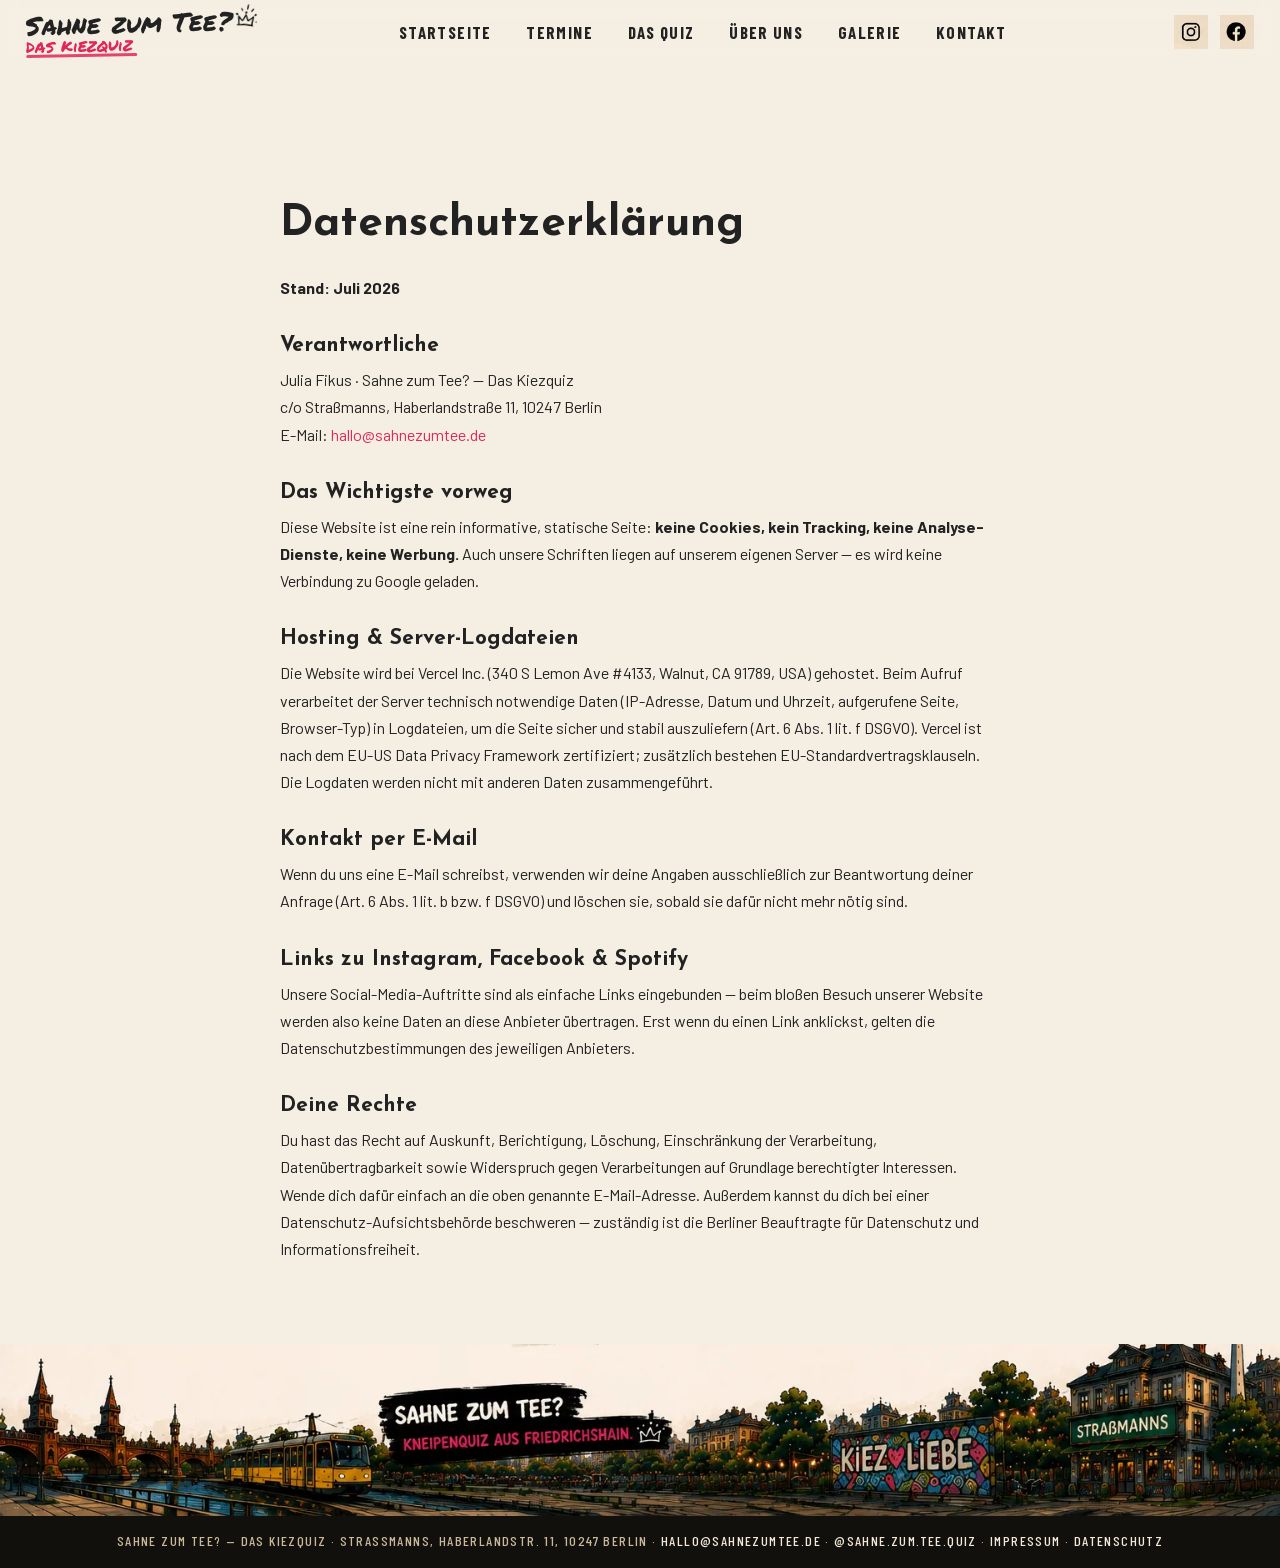
<file: datenschutz.html>
<!DOCTYPE html>
<html lang="de">
<head>
<meta charset="UTF-8">
<meta name="viewport" content="width=device-width, initial-scale=1.0">
<title>Datenschutz | Sahne zum Tee?</title>
<meta name="description" content="Datenschutzerklärung von Sahne zum Tee? — Das Kiezquiz aus Berlin-Friedrichshain.">
<link rel="canonical" href="https://www.sahnezumtee.de/datenschutz">
<meta name="robots" content="noindex, follow">
<meta name="theme-color" content="#E1275A">
<link rel="apple-touch-icon" href="assets/apple-touch-icon.png">
<link rel="stylesheet" href="css/fonts.css">
<link rel="stylesheet" href="css/style.css">
<style>
  .legal-main { max-width: 760px; margin: 0 auto; padding: 140px 20px 70px; font-family: 'Barlow', system-ui, sans-serif; }
  .legal-main h1 { font-family: 'Josefin Sans', sans-serif; font-size: clamp(30px, 5vw, 44px); margin: 0 0 28px; }
  .legal-main h2 { font-family: 'Josefin Sans', sans-serif; font-size: 21px; margin: 34px 0 10px; }
  .legal-main p, .legal-main li { font-size: 16px; line-height: 1.7; margin: 0 0 12px; }
  .legal-main a { color: #E1275A; }
</style>
</head>
<body>

<!-- ======================= NAVIGATION ======================= -->
<header class="nav">
  <div class="nav-inner">
    <a class="brand" href="/" aria-label="Sahne zum Tee? Das Kiezquiz — Startseite">
      <span class="brand-main">Sahne zum Tee?</span>
      <span class="brand-sub">DAS KiEZQUiZ</span>
      <img class="brand-krone" src="assets/img/deco/krone-schwarz.png" alt="">
    </a>
    <ul class="nav-links">
      <li><a href="/">Startseite</a></li>
      <li><a href="/termine">Termine</a></li>
      <li><a href="/das-quiz">Das Quiz</a></li>
      <li><a href="/ueber-uns">Über uns</a></li>
      <li><a href="/galerie">Galerie</a></li>
      <li><a href="/kontakt">Kontakt</a></li>
    </ul>
    <button class="nav-burger" aria-label="Menü">Menü</button>
    <div class="nav-social">
      <a href="https://www.instagram.com/sahne.zum.tee.quiz" target="_blank" rel="noopener" aria-label="Instagram">
        <img src="assets/img/icons/nav-instagram.png" alt="">
      </a>
      <a href="https://www.facebook.com" target="_blank" rel="noopener" aria-label="Facebook">
        <img src="assets/img/icons/nav-facebook.png" alt="">
      </a>
    </div>
  </div>
</header>

<main class="legal-main">
<h1>Datenschutzerklärung</h1>
<p><b>Stand: Juli 2026</b></p>
<h2>Verantwortliche</h2>
<p>Julia Fikus · Sahne zum Tee? — Das Kiezquiz<br>
c/o Straßmanns, Haberlandstraße 11, 10247 Berlin<br>
E-Mail: <a href="mailto:hallo@sahnezumtee.de">hallo@sahnezumtee.de</a></p>
<h2>Das Wichtigste vorweg</h2>
<p>Diese Website ist eine rein informative, statische Seite: <b>keine Cookies, kein Tracking, keine Analyse-Dienste, keine Werbung.</b> Auch unsere Schriften liegen auf unserem eigenen Server — es wird keine Verbindung zu Google geladen.</p>
<h2>Hosting &amp; Server-Logdateien</h2>
<p>Die Website wird bei Vercel Inc. (340 S Lemon Ave #4133, Walnut, CA 91789, USA) gehostet. Beim Aufruf verarbeitet der Server technisch notwendige Daten (IP-Adresse, Datum und Uhrzeit, aufgerufene Seite, Browser-Typ) in Logdateien, um die Seite sicher und stabil auszuliefern (Art. 6 Abs. 1 lit. f DSGVO). Vercel ist nach dem EU-US Data Privacy Framework zertifiziert; zusätzlich bestehen EU-Standardvertragsklauseln. Die Logdaten werden nicht mit anderen Daten zusammengeführt.</p>
<h2>Kontakt per E-Mail</h2>
<p>Wenn du uns eine E-Mail schreibst, verwenden wir deine Angaben ausschließlich zur Beantwortung deiner Anfrage (Art. 6 Abs. 1 lit. b bzw. f DSGVO) und löschen sie, sobald sie dafür nicht mehr nötig sind.</p>
<h2>Links zu Instagram, Facebook &amp; Spotify</h2>
<p>Unsere Social-Media-Auftritte sind als einfache Links eingebunden — beim bloßen Besuch unserer Website werden also keine Daten an diese Anbieter übertragen. Erst wenn du einen Link anklickst, gelten die Datenschutzbestimmungen des jeweiligen Anbieters.</p>
<h2>Deine Rechte</h2>
<p>Du hast das Recht auf Auskunft, Berichtigung, Löschung, Einschränkung der Verarbeitung, Datenübertragbarkeit sowie Widerspruch gegen Verarbeitungen auf Grundlage berechtigter Interessen. Wende dich dafür einfach an die oben genannte E-Mail-Adresse. Außerdem kannst du dich bei einer Datenschutz-Aufsichtsbehörde beschweren — zuständig ist die Berliner Beauftragte für Datenschutz und Informationsfreiheit.</p>
</main>

<footer class="site-footer">
  <img src="assets/img/kontakt/footer-band.webp" alt="Abendliche Friedrichshain-Skyline: Sahne zum Tee? Kneipenquiz aus Friedrichshain.">
  <div class="footer-meta">
    Sahne zum Tee? — Das Kiezquiz · Straßmanns, Haberlandstr. 11, 10247 Berlin ·
    <a href="mailto:hallo@sahnezumtee.de">hallo@sahnezumtee.de</a> ·
    <a href="https://www.instagram.com/sahne.zum.tee.quiz" target="_blank" rel="noopener">@sahne.zum.tee.quiz</a> ·
    <a href="/impressum">Impressum</a> · <a href="/datenschutz">Datenschutz</a>
  </div>
</footer>

<script src="js/main.js"></script>
</body>
</html>
</file>
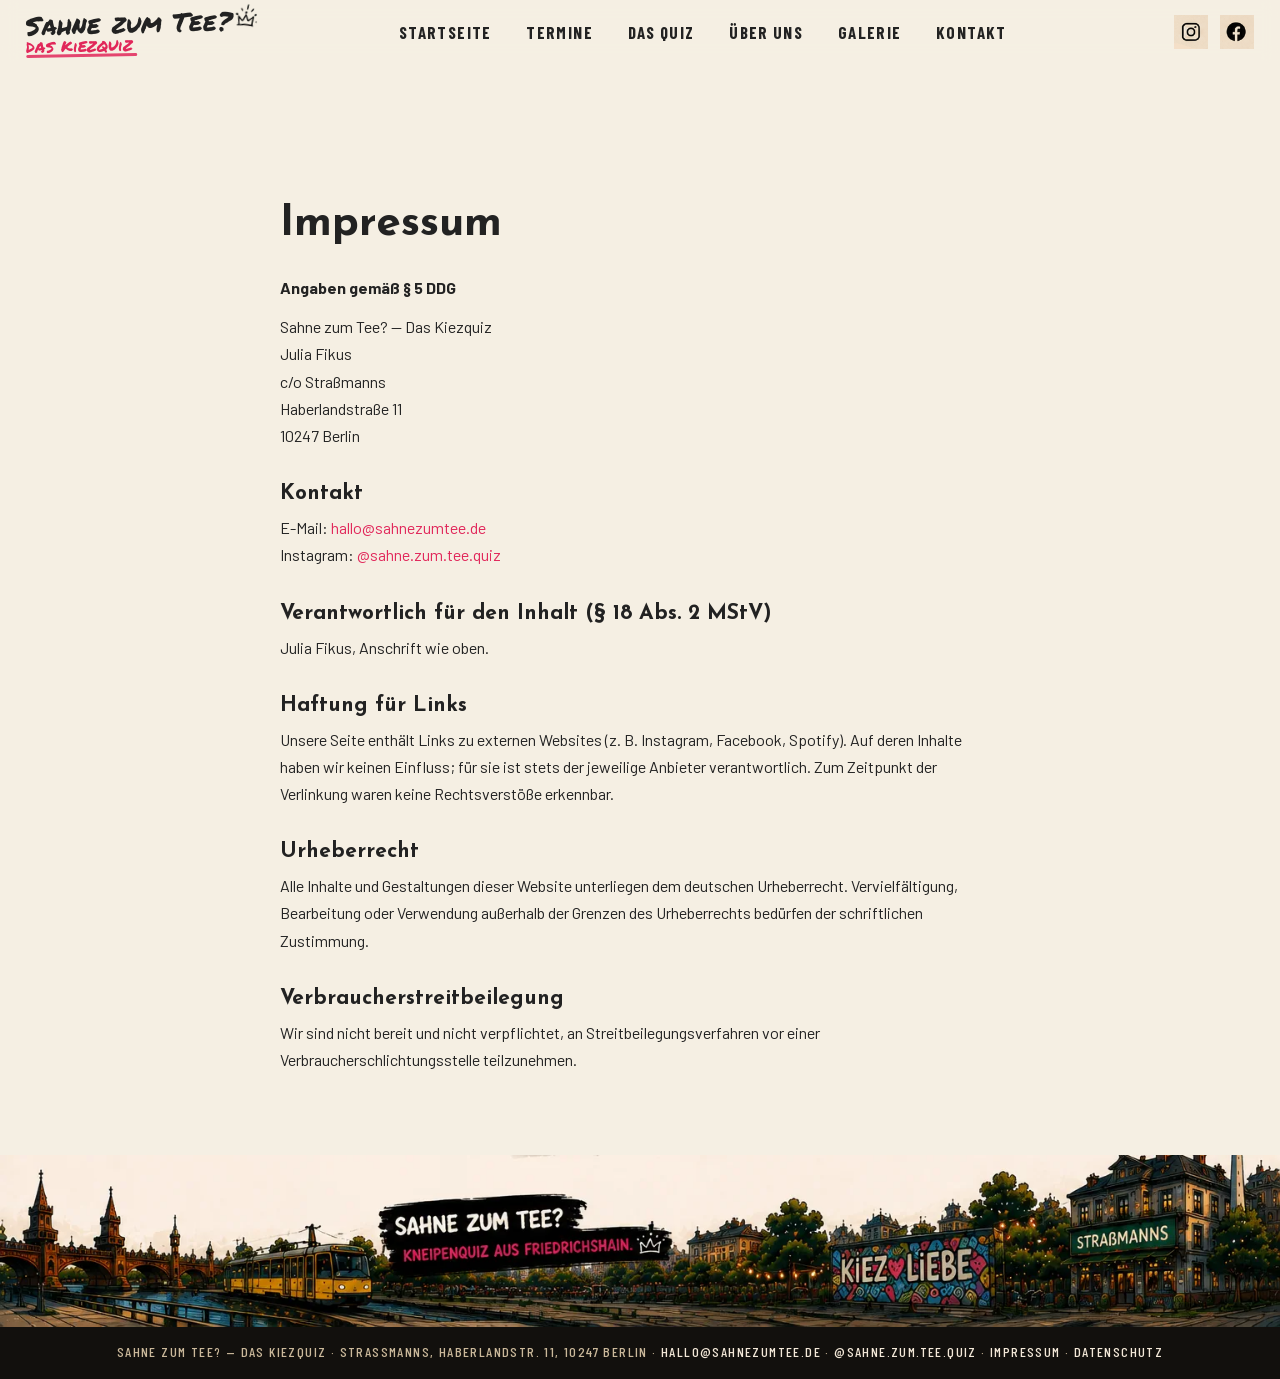
<file: impressum.html>
<!DOCTYPE html>
<html lang="de">
<head>
<meta charset="UTF-8">
<meta name="viewport" content="width=device-width, initial-scale=1.0">
<title>Impressum | Sahne zum Tee?</title>
<meta name="description" content="Impressum von Sahne zum Tee? — Das Kiezquiz aus Berlin-Friedrichshain.">
<link rel="canonical" href="https://www.sahnezumtee.de/impressum">
<meta name="robots" content="noindex, follow">
<meta name="theme-color" content="#E1275A">
<link rel="apple-touch-icon" href="assets/apple-touch-icon.png">
<link rel="stylesheet" href="css/fonts.css">
<link rel="stylesheet" href="css/style.css">
<style>
  .legal-main { max-width: 760px; margin: 0 auto; padding: 140px 20px 70px; font-family: 'Barlow', system-ui, sans-serif; }
  .legal-main h1 { font-family: 'Josefin Sans', sans-serif; font-size: clamp(30px, 5vw, 44px); margin: 0 0 28px; }
  .legal-main h2 { font-family: 'Josefin Sans', sans-serif; font-size: 21px; margin: 34px 0 10px; }
  .legal-main p, .legal-main li { font-size: 16px; line-height: 1.7; margin: 0 0 12px; }
  .legal-main a { color: #E1275A; }
</style>
</head>
<body>

<!-- ======================= NAVIGATION ======================= -->
<header class="nav">
  <div class="nav-inner">
    <a class="brand" href="/" aria-label="Sahne zum Tee? Das Kiezquiz — Startseite">
      <span class="brand-main">Sahne zum Tee?</span>
      <span class="brand-sub">DAS KiEZQUiZ</span>
      <img class="brand-krone" src="assets/img/deco/krone-schwarz.png" alt="">
    </a>
    <ul class="nav-links">
      <li><a href="/">Startseite</a></li>
      <li><a href="/termine">Termine</a></li>
      <li><a href="/das-quiz">Das Quiz</a></li>
      <li><a href="/ueber-uns">Über uns</a></li>
      <li><a href="/galerie">Galerie</a></li>
      <li><a href="/kontakt">Kontakt</a></li>
    </ul>
    <button class="nav-burger" aria-label="Menü">Menü</button>
    <div class="nav-social">
      <a href="https://www.instagram.com/sahne.zum.tee.quiz" target="_blank" rel="noopener" aria-label="Instagram">
        <img src="assets/img/icons/nav-instagram.png" alt="">
      </a>
      <a href="https://www.facebook.com" target="_blank" rel="noopener" aria-label="Facebook">
        <img src="assets/img/icons/nav-facebook.png" alt="">
      </a>
    </div>
  </div>
</header>

<main class="legal-main">
<h1>Impressum</h1>
<p><b>Angaben gemäß § 5 DDG</b></p>
<p>Sahne zum Tee? — Das Kiezquiz<br>
Julia Fikus<br>
c/o Straßmanns<br>
Haberlandstraße 11<br>
10247 Berlin</p>
<h2>Kontakt</h2>
<p>E-Mail: <a href="mailto:hallo@sahnezumtee.de">hallo@sahnezumtee.de</a><br>
Instagram: <a href="https://www.instagram.com/sahne.zum.tee.quiz" target="_blank" rel="noopener">@sahne.zum.tee.quiz</a></p>
<h2>Verantwortlich für den Inhalt (§ 18 Abs. 2 MStV)</h2>
<p>Julia Fikus, Anschrift wie oben.</p>
<h2>Haftung für Links</h2>
<p>Unsere Seite enthält Links zu externen Websites (z.&nbsp;B. Instagram, Facebook, Spotify). Auf deren Inhalte haben wir keinen Einfluss; für sie ist stets der jeweilige Anbieter verantwortlich. Zum Zeitpunkt der Verlinkung waren keine Rechtsverstöße erkennbar.</p>
<h2>Urheberrecht</h2>
<p>Alle Inhalte und Gestaltungen dieser Website unterliegen dem deutschen Urheberrecht. Vervielfältigung, Bearbeitung oder Verwendung außerhalb der Grenzen des Urheberrechts bedürfen der schriftlichen Zustimmung.</p>
<h2>Verbraucherstreitbeilegung</h2>
<p>Wir sind nicht bereit und nicht verpflichtet, an Streitbeilegungsverfahren vor einer Verbraucherschlichtungsstelle teilzunehmen.</p>
</main>

<footer class="site-footer">
  <img src="assets/img/kontakt/footer-band.webp" alt="Abendliche Friedrichshain-Skyline: Sahne zum Tee? Kneipenquiz aus Friedrichshain.">
  <div class="footer-meta">
    Sahne zum Tee? — Das Kiezquiz · Straßmanns, Haberlandstr. 11, 10247 Berlin ·
    <a href="mailto:hallo@sahnezumtee.de">hallo@sahnezumtee.de</a> ·
    <a href="https://www.instagram.com/sahne.zum.tee.quiz" target="_blank" rel="noopener">@sahne.zum.tee.quiz</a> ·
    <a href="/impressum">Impressum</a> · <a href="/datenschutz">Datenschutz</a>
  </div>
</footer>

<script src="js/main.js"></script>
</body>
</html>
</file>
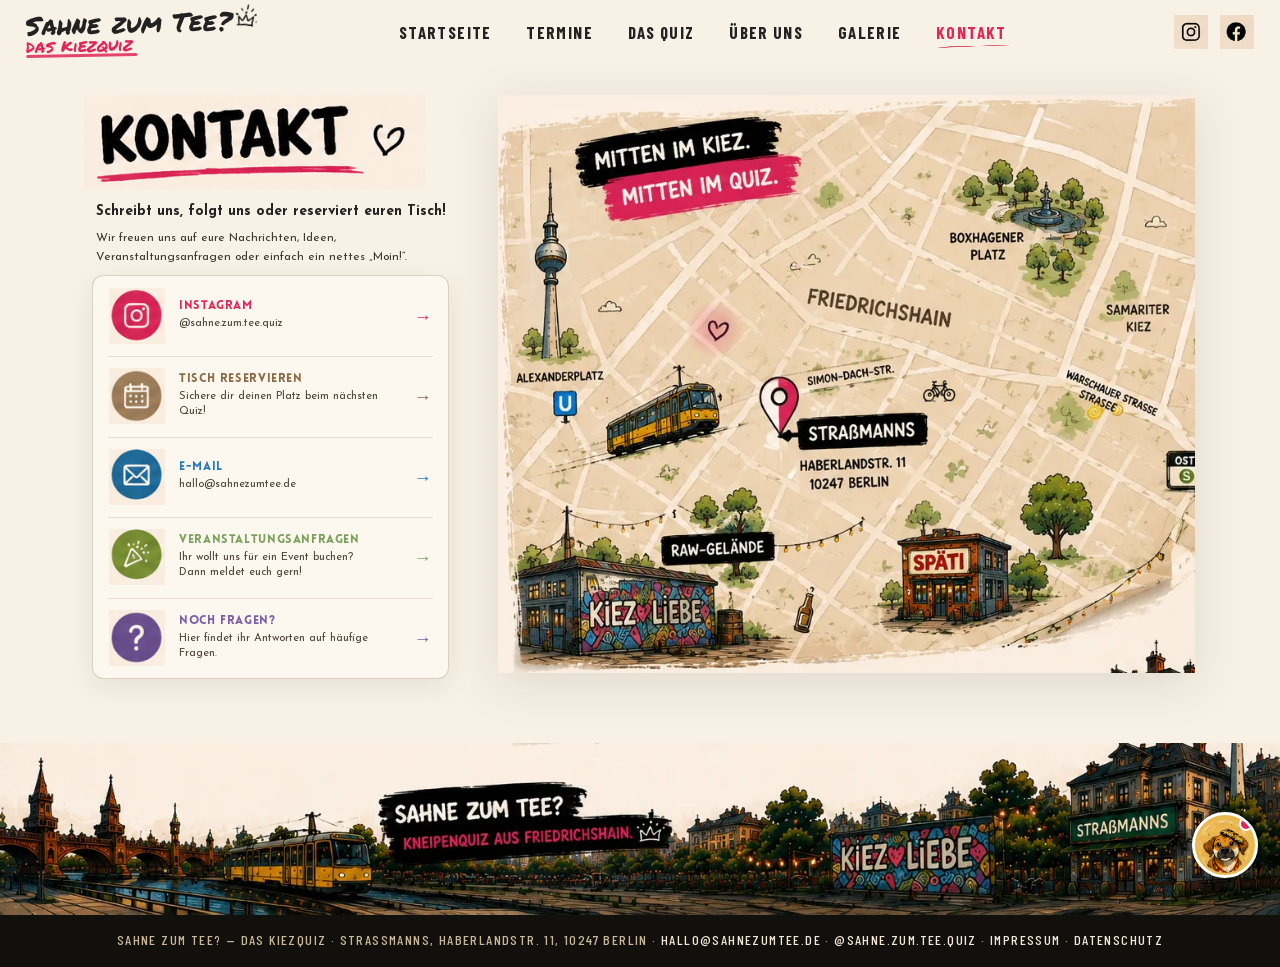
<file: kontakt.html>
<!DOCTYPE html>
<html lang="de">
<head>
<meta charset="UTF-8">
<meta name="viewport" content="width=device-width, initial-scale=1.0">
<title>Kontakt &amp; Reservierung – Sahne zum Tee? Kiezquiz</title>
<meta name="description" content="Kontakt zum Sahne zum Tee? Kiezquiz: Tisch reservieren, Event anfragen oder Hallo sagen. Straßmanns, Haberlandstr. 11, 10247 Berlin.">
<!-- SEO -->
<link rel="canonical" href="https://www.sahnezumtee.de/kontakt">
<meta name="robots" content="index, follow, max-image-preview:large">
<meta name="author" content="Sahne zum Tee? – Das Kiez Quiz">
<meta name="theme-color" content="#E1275A">
<link rel="apple-touch-icon" href="assets/apple-touch-icon.png">
<!-- Open Graph -->
<meta property="og:type" content="article">
<meta property="og:site_name" content="Sahne zum Tee? – Das Kiez Quiz">
<meta property="og:locale" content="de_DE">
<meta property="og:url" content="https://www.sahnezumtee.de/kontakt">
<meta property="og:title" content="Kontakt &amp; Tischreservierung">
<meta property="og:description" content="Tisch reservieren, Event anfragen oder einfach Hallo sagen. Straßmanns, Haberlandstr. 11, 10247 Berlin.">
<meta property="og:image" content="https://www.sahnezumtee.de/assets/img/og/og-cover.jpg">
<meta property="og:image:secure_url" content="https://www.sahnezumtee.de/assets/img/og/og-cover.jpg">
<meta property="og:image:type" content="image/jpeg">
<meta property="og:image:width" content="1200">
<meta property="og:image:height" content="630">
<meta property="og:image:alt" content="Sahne zum Tee? – Das Kiez Quiz aus Friedrichshain">
<!-- Twitter / Social-Suchergebnis -->
<meta name="twitter:card" content="summary_large_image">
<meta name="twitter:title" content="Kontakt &amp; Tischreservierung">
<meta name="twitter:description" content="Tisch reservieren, Event anfragen oder einfach Hallo sagen. Straßmanns, Haberlandstr. 11, 10247 Berlin.">
<meta name="twitter:image" content="https://www.sahnezumtee.de/assets/img/og/og-cover.jpg">
<meta name="twitter:image:alt" content="Sahne zum Tee? – Das Kiez Quiz aus Friedrichshain">
<!-- Strukturierte Daten -->
<script type="application/ld+json">
{
  "@context": "https://schema.org",
  "@graph": [
    {
      "@type": "WebSite",
      "@id": "https://www.sahnezumtee.de/#website",
      "url": "https://www.sahnezumtee.de/",
      "name": "Sahne zum Tee? – Das Kiez Quiz",
      "inLanguage": "de-DE",
      "publisher": {
        "@id": "https://www.sahnezumtee.de/#business"
      }
    },
    {
      "@type": "EntertainmentBusiness",
      "@id": "https://www.sahnezumtee.de/#business",
      "name": "Sahne zum Tee? – Das Kiez Quiz",
      "alternateName": "Sahne zum Tee?",
      "url": "https://www.sahnezumtee.de/",
      "image": "https://www.sahnezumtee.de/assets/img/og/og-cover.jpg",
      "logo": "https://www.sahnezumtee.de/assets/apple-touch-icon.png",
      "description": "Kneipenquiz aus Berlin-Friedrichshain – alle zwei Wochen samstags im Straßmanns.",
      "email": "hallo@sahnezumtee.de",
      "address": {
        "@type": "PostalAddress",
        "streetAddress": "Haberlandstraße 11",
        "addressLocality": "Berlin",
        "postalCode": "10247",
        "addressCountry": "DE"
      },
      "areaServed": "Berlin-Friedrichshain",
      "sameAs": [
        "https://www.instagram.com/sahne.zum.tee.quiz"
      ]
    },
    {
      "@type": "ContactPage",
      "@id": "https://www.sahnezumtee.de/kontakt#webpage",
      "url": "https://www.sahnezumtee.de/kontakt",
      "name": "Kontakt & Reservierung – Sahne zum Tee? Kiezquiz",
      "description": "Kontakt zum Sahne zum Tee? Kiezquiz: Tisch reservieren, Event anfragen oder Hallo sagen. Straßmanns, Haberlandstr. 11, 10247 Berlin.",
      "isPartOf": {
        "@id": "https://www.sahnezumtee.de/#website"
      },
      "about": {
        "@id": "https://www.sahnezumtee.de/#business"
      },
      "primaryImageOfPage": "https://www.sahnezumtee.de/assets/img/og/og-cover.jpg",
      "inLanguage": "de-DE"
    }
  ]
}
</script>
<!-- /SEO -->
<link rel="icon" type="image/png" href="assets/favicon.png">
<link rel="stylesheet" href="css/fonts.css">
<link rel="stylesheet" href="css/style.css">
<style>
/* ---------- Kontakt: Stage-Layout (Design-Canvas 1536, Inhalt um 115px nach oben gerückt) ---------- */
body { --bg: #F7F1E6; }

.kontakt-stage {
  height: calc(830 * var(--su));
  background: #F7F1E6;
}
.el { position: absolute; left: calc(var(--x) * var(--su)); top: calc(var(--y) * var(--su)); }
.el > img { width: 100%; height: auto; }

/* Titel "KONTAKT" mit Herz + pinkem Strich (eingebackt) */
.kontakt-titel { --x: 90; --y: 40; width: calc(415 * var(--su)); }

/* Intro */
.kontakt-intro { --x: 105; --y: 172; width: calc(460 * var(--su)); }
.kontakt-intro .fett {
  font-family: var(--ff-body); font-weight: 700;
  font-size: calc(17 * var(--su)); line-height: 1.35; color: var(--ink);
}
.kontakt-intro p {
  font-family: var(--ff-body); font-weight: 400;
  font-size: calc(14.5 * var(--su)); line-height: 1.55; color: #3E362C;
  margin-top: calc(9 * var(--su));
}

/* Kontakt-Liste: helles Panel mit 5 Zeilen */
.k-panel-pos { --x: 100; --y: 260; width: calc(435 * var(--su)); }
.k-panel {
  background: #FCF8EF;
  border: 1px solid rgba(138, 106, 69, .28);
  border-radius: calc(14 * var(--su));
  box-shadow: 0 8px 26px rgba(60, 40, 20, .08);
  overflow: hidden;
}
.k-row {
  display: flex; align-items: center;
  gap: calc(17 * var(--su));
  padding: calc(15 * var(--su)) calc(20 * var(--su));
  position: relative;
  transition: background .3s ease, transform .3s ease;
}
.k-row + .k-row::before {
  content: '';
  position: absolute; left: calc(18 * var(--su)); right: calc(18 * var(--su)); top: 0;
  height: 1px; background: rgba(138, 106, 69, .18);
}
.k-row:hover { background: #FFFDF6; transform: translateY(calc(-2 * var(--su))); }
.k-ic {
  width: calc(68 * var(--su)); height: auto; flex-shrink: 0;
  transition: transform .35s cubic-bezier(.34, 1.56, .64, 1);
}
.k-row:hover .k-ic { transform: scale(1.08) rotate(-5deg); }
.k-txt { flex: 1; min-width: 0; }
.k-titel {
  display: block; font-family: var(--ff-display);
  font-size: calc(15 * var(--su)); letter-spacing: .05em; color: var(--c);
}
.k-sub {
  display: block; font-family: var(--ff-body); font-weight: 400;
  font-size: calc(13.5 * var(--su)); line-height: 1.4; color: #4C4338;
  margin-top: calc(5 * var(--su));
}
.k-pfeil {
  font-family: var(--ff-tag); font-weight: 700;
  font-size: calc(22 * var(--su)); line-height: 1; color: var(--c);
  transition: transform .3s ease; flex-shrink: 0;
}
.k-row:hover .k-pfeil { transform: translateX(calc(6 * var(--su))); }

/* Kiez-Karte rechts */
.karte {
  --x: 595; --y: 40; width: calc(850 * var(--su));   /* Oberkante bündig mit dem KONTAKT-Titel links */
  transition: transform .5s cubic-bezier(.34, 1.56, .64, 1);
}
.karte:hover { transform: translateY(calc(-6 * var(--su))) rotate(.3deg); }
.karte img {
  filter: drop-shadow(0 10px 24px rgba(60, 40, 20, .12));
  animation: karte-bob 12s ease-in-out infinite;
}
@keyframes karte-bob {
  0%, 100% { transform: translateY(0); }
  50%      { transform: translateY(calc(-5 * var(--su))); }
}

/* Weicher Puls-Glow auf dem Herz der Karte (kein zweites Herz) */
.k-glow {
  position: absolute;
  left: calc(228 * var(--su)); top: calc(250 * var(--su));
  width: calc(72 * var(--su)); height: calc(72 * var(--su));
  border-radius: 50%; pointer-events: none;
  background: radial-gradient(circle, rgba(225, 39, 90, .32) 0%, rgba(225, 39, 90, .14) 45%, transparent 70%);
  animation: glow-puls 3.2s ease-in-out infinite;
}
@keyframes glow-puls {
  0%, 100% { opacity: .45; transform: scale(1); }
  50%      { opacity: .95; transform: scale(1.3); }
}

@media (prefers-reduced-motion: reduce) {
  .karte img, .k-glow { animation: none; }
}

/* ---------- Mobile: gestapeltes Layout ---------- */
@media (max-width: 820px) {
  .kontakt-stage { display: none; }
  .kontakt-mobile { display: block !important; }

  .kontakt-mobile { padding: 26px 16px 44px; }
  .kontakt-mobile .m-titel { display: inline-flex; align-items: center; gap: 12px; margin: 0 0 20px;
    font-family: var(--ff-display); font-size: 46px; line-height: 1; color: var(--ink);
    position: relative; padding-bottom: 6px; letter-spacing: .01em; }
  .kontakt-mobile .m-titel::after { content: ''; position: absolute; left: 0; width: 74%; bottom: -2px; height: 9px;
    background: url('assets/img/strokes/pink-308.png') no-repeat left center / 100% 100%; }
  .kontakt-mobile .m-titel .h { width: 30px; height: 30px; color: var(--pink); flex-shrink: 0; }
  .kontakt-mobile .fett { font-family: var(--ff-body); font-weight: 700; font-size: 17px; line-height: 1.35; }
  .kontakt-mobile p.m-intro { font-family: var(--ff-body); font-size: 14.5px; line-height: 1.55; color: #3E362C; margin-top: 8px; }
  .kontakt-mobile .k-panel { border-radius: 14px; margin-top: 20px; }
  .kontakt-mobile .k-row { gap: 14px; padding: 14px 16px; }
  .kontakt-mobile .k-row + .k-row::before { left: 16px; right: 16px; }
  .kontakt-mobile .k-ic { width: 58px; }
  .kontakt-mobile .k-titel { font-size: 14px; }
  .kontakt-mobile .k-sub { font-size: 13px; margin-top: 4px; }
  .kontakt-mobile .k-pfeil { font-size: 20px; }
  .kontakt-mobile .m-karte { margin-top: 24px; }
  .kontakt-mobile .m-karte img { border-radius: 10px; }
}
.kontakt-mobile { display: none; }
.kontakt-titel img, img.m-titel { mix-blend-mode: multiply; }
</style>
</head>
<body>

<!-- ======================= NAVIGATION ======================= -->
<header class="nav">
  <div class="nav-inner">
    <a class="brand" href="/" aria-label="Sahne zum Tee? Das Kiezquiz — Startseite">
      <span class="brand-main">Sahne zum Tee?</span>
      <span class="brand-sub">DAS KiEZQUiZ</span>
      <img class="brand-krone" src="assets/img/deco/krone-schwarz.png" alt="">
    </a>
    <ul class="nav-links">
      <li><a href="/">Startseite</a></li>
      <li><a href="/termine">Termine</a></li>
      <li><a href="/das-quiz">Das Quiz</a></li>
      <li><a href="/ueber-uns">Über uns</a></li>
      <li><a href="/galerie">Galerie</a></li>
      <li><a href="/kontakt" class="active">Kontakt</a></li>
    </ul>
    <button class="nav-burger" aria-label="Menü">Menü</button>
    <div class="nav-social">
      <a href="https://www.instagram.com/sahne.zum.tee.quiz" target="_blank" rel="noopener" aria-label="Instagram">
        <img src="assets/img/icons/nav-instagram.png" alt="">
      </a>
      <a href="https://www.facebook.com" target="_blank" rel="noopener" aria-label="Facebook">
        <img src="assets/img/icons/nav-facebook.png" alt="">
      </a>
    </div>
  </div>
</header>

<main>
  <!-- ======================= DESKTOP-STAGE ======================= -->
  <div class="stage kontakt-stage" aria-label="Kontakt — Sahne zum Tee, Das Kiez Quiz">

    <!-- Titel -->
    <h1 class="el kontakt-titel rv"><img src="assets/img/kontakt/titel.png" alt="Kontakt" fetchpriority="high"></h1>

    <!-- Intro -->
    <div class="el kontakt-intro rv" style="--d:.1s">
      <div class="fett">Schreibt uns, folgt uns oder reserviert euren Tisch!</div>
      <p>Wir freuen uns auf eure Nachrichten, Ideen,<br>Veranstaltungsanfragen oder einfach ein nettes „Moin!“.</p>
    </div>

    <!-- Kontakt-Liste -->
    <div class="el k-panel-pos rv" style="--d:.15s">
      <div class="k-panel">
        <a class="k-row rv" style="--d:.2s; --c:var(--pink)" href="https://www.instagram.com/sahne.zum.tee.quiz" target="_blank" rel="noopener">
          <img class="k-ic" src="assets/img/kontakt/icon-instagram.png" alt="">
          <span class="k-txt">
            <span class="k-titel">Instagram</span>
            <span class="k-sub">@sahne.zum.tee.quiz</span>
          </span>
          <span class="k-pfeil" aria-hidden="true">→</span>
        </a>
        <a class="k-row rv" style="--d:.3s; --c:#8A6A45" href="/termine">
          <img class="k-ic" src="assets/img/kontakt/icon-kalender.png" alt="">
          <span class="k-txt">
            <span class="k-titel">Tisch reservieren</span>
            <span class="k-sub">Sichere dir deinen Platz beim nächsten Quiz!</span>
          </span>
          <span class="k-pfeil" aria-hidden="true">→</span>
        </a>
        <a class="k-row rv" style="--d:.4s; --c:#2678B8" href="mailto:hallo@sahnezumtee.de">
          <img class="k-ic" src="assets/img/kontakt/icon-mail.png" alt="">
          <span class="k-txt">
            <span class="k-titel">E-Mail</span>
            <span class="k-sub">hallo@sahnezumtee.de</span>
          </span>
          <span class="k-pfeil" aria-hidden="true">→</span>
        </a>
        <a class="k-row rv" style="--d:.5s; --c:#7BA05B" href="mailto:hallo@sahnezumtee.de?subject=Veranstaltungsanfrage">
          <img class="k-ic" src="assets/img/kontakt/icon-event.png" alt="">
          <span class="k-txt">
            <span class="k-titel">Veranstaltungsanfragen</span>
            <span class="k-sub">Ihr wollt uns für ein Event buchen?<br>Dann meldet euch gern!</span>
          </span>
          <span class="k-pfeil" aria-hidden="true">→</span>
        </a>
        <a class="k-row rv" style="--d:.6s; --c:#7B5EA7" href="/das-quiz">
          <img class="k-ic" src="assets/img/kontakt/icon-frage.png" alt="">
          <span class="k-txt">
            <span class="k-titel">Noch Fragen?</span>
            <span class="k-sub">Hier findet ihr Antworten auf häufige Fragen.</span>
          </span>
          <span class="k-pfeil" aria-hidden="true">→</span>
        </a>
      </div>
    </div>

    <!-- Kiez-Karte -->
    <div class="el karte rv-right" style="--d:.2s">
      <img src="assets/img/kontakt/karte.webp" alt="Illustrierte Kiez-Karte von Friedrichshain: das Straßmanns in der Haberlandstraße 11 zwischen Boxhagener Platz, Samariterkiez, RAW-Gelände und Ostkreuz — Mitten im Kiez. Mitten im Quiz.">
      <div class="k-glow" aria-hidden="true"></div>
    </div>

    <!-- Karteninhalt für SEO / Screenreader / Chatbot -->
    <div class="sr-only">
      Straßmanns, Haberlandstr. 11, 10247 Berlin · Mitten im Kiez. Mitten im Quiz. ·
      Friedrichshain · Boxhagener Platz · Samariterkiez · RAW-Gelände · Ostkreuz ·
      Simon-Dach-Str. · Warschauer Straße.
    </div>
  </div>

  <!-- ======================= MOBILE ======================= -->
  <div class="kontakt-mobile">
    <h1 class="m-titel">Kontakt<svg class="h" viewBox="0 0 24 24" fill="none" xmlns="http://www.w3.org/2000/svg" aria-hidden="true"><path d="M12 20s-7-4.35-7-9.5A3.5 3.5 0 0 1 12 7a3.5 3.5 0 0 1 7 3.5C19 15.65 12 20 12 20Z" stroke="currentColor" stroke-width="1.8" stroke-linejoin="round"/></svg></h1>
    <div class="fett">Schreibt uns, folgt uns oder reserviert euren Tisch!</div>
    <p class="m-intro">Wir freuen uns auf eure Nachrichten, Ideen, Veranstaltungsanfragen oder einfach ein nettes „Moin!“.</p>

    <div class="k-panel rv">
      <a class="k-row" style="--c:var(--pink)" href="https://www.instagram.com/sahne.zum.tee.quiz" target="_blank" rel="noopener">
        <img class="k-ic" src="assets/img/kontakt/icon-instagram.png" alt="">
        <span class="k-txt">
          <span class="k-titel">Instagram</span>
          <span class="k-sub">@sahne.zum.tee.quiz</span>
        </span>
        <span class="k-pfeil" aria-hidden="true">→</span>
      </a>
      <a class="k-row" style="--c:#8A6A45" href="/termine">
        <img class="k-ic" src="assets/img/kontakt/icon-kalender.png" alt="">
        <span class="k-txt">
          <span class="k-titel">Tisch reservieren</span>
          <span class="k-sub">Sichere dir deinen Platz beim nächsten Quiz!</span>
        </span>
        <span class="k-pfeil" aria-hidden="true">→</span>
      </a>
      <a class="k-row" style="--c:#2678B8" href="mailto:hallo@sahnezumtee.de">
        <img class="k-ic" src="assets/img/kontakt/icon-mail.png" alt="">
        <span class="k-txt">
          <span class="k-titel">E-Mail</span>
          <span class="k-sub">hallo@sahnezumtee.de</span>
        </span>
        <span class="k-pfeil" aria-hidden="true">→</span>
      </a>
      <a class="k-row" style="--c:#7BA05B" href="mailto:hallo@sahnezumtee.de?subject=Veranstaltungsanfrage">
        <img class="k-ic" src="assets/img/kontakt/icon-event.png" alt="">
        <span class="k-txt">
          <span class="k-titel">Veranstaltungsanfragen</span>
          <span class="k-sub">Ihr wollt uns für ein Event buchen? Dann meldet euch gern!</span>
        </span>
        <span class="k-pfeil" aria-hidden="true">→</span>
      </a>
      <a class="k-row" style="--c:#7B5EA7" href="/das-quiz">
        <img class="k-ic" src="assets/img/kontakt/icon-frage.png" alt="">
        <span class="k-txt">
          <span class="k-titel">Noch Fragen?</span>
          <span class="k-sub">Hier findet ihr Antworten auf häufige Fragen.</span>
        </span>
        <span class="k-pfeil" aria-hidden="true">→</span>
      </a>
    </div>

    <div class="m-karte rv">
      <img src="assets/img/kontakt/karte.webp" alt="Illustrierte Kiez-Karte von Friedrichshain: das Straßmanns in der Haberlandstraße 11 zwischen Boxhagener Platz, Samariterkiez, RAW-Gelände und Ostkreuz — Mitten im Kiez. Mitten im Quiz.">
    </div>
    <div class="sr-only">
      Straßmanns, Haberlandstr. 11, 10247 Berlin · Mitten im Kiez. Mitten im Quiz. ·
      Friedrichshain · Boxhagener Platz · Samariterkiez · RAW-Gelände · Ostkreuz ·
      Simon-Dach-Str. · Warschauer Straße.
    </div>
  </div>
</main>

<!-- ======================= FOOTER ======================= -->
<footer class="site-footer">
  <img src="assets/img/kontakt/footer-band.webp" alt="Abendliche Friedrichshain-Skyline: Sahne zum Tee? Kneipenquiz aus Friedrichshain.">
  <div class="footer-meta">
    Sahne zum Tee? — Das Kiezquiz · Straßmanns, Haberlandstr. 11, 10247 Berlin ·
    <a href="mailto:hallo@sahnezumtee.de">hallo@sahnezumtee.de</a> ·
    <a href="https://www.instagram.com/sahne.zum.tee.quiz" target="_blank" rel="noopener">@sahne.zum.tee.quiz</a> ·
    <a href="/impressum">Impressum</a> · <a href="/datenschutz">Datenschutz</a>
  </div>
</footer>

<!-- ======================= CHAT-STUB (Cali) ======================= -->
<button class="kiez-chat-btn" aria-label="Chat mit Cali öffnen" aria-expanded="false">
  <img src="assets/img/team/avatar-cali.png" alt="">
  <span class="chat-badge"></span>
</button>
<div class="kiez-chat-panel" role="dialog" aria-label="Cali-Chat">
  <h3>Wuff! Ich bin Cali 🐾</h3>
  <p>Bald beantworte ich hier eure Fragen rund ums Kiezquiz — Termine, Regeln, Reservierung. Bis dahin:</p>
  <a class="btn btn-rot" href="/termine">Tisch reservieren</a>
</div>

<script src="js/main.js"></script>
</body>
</html>
</file>
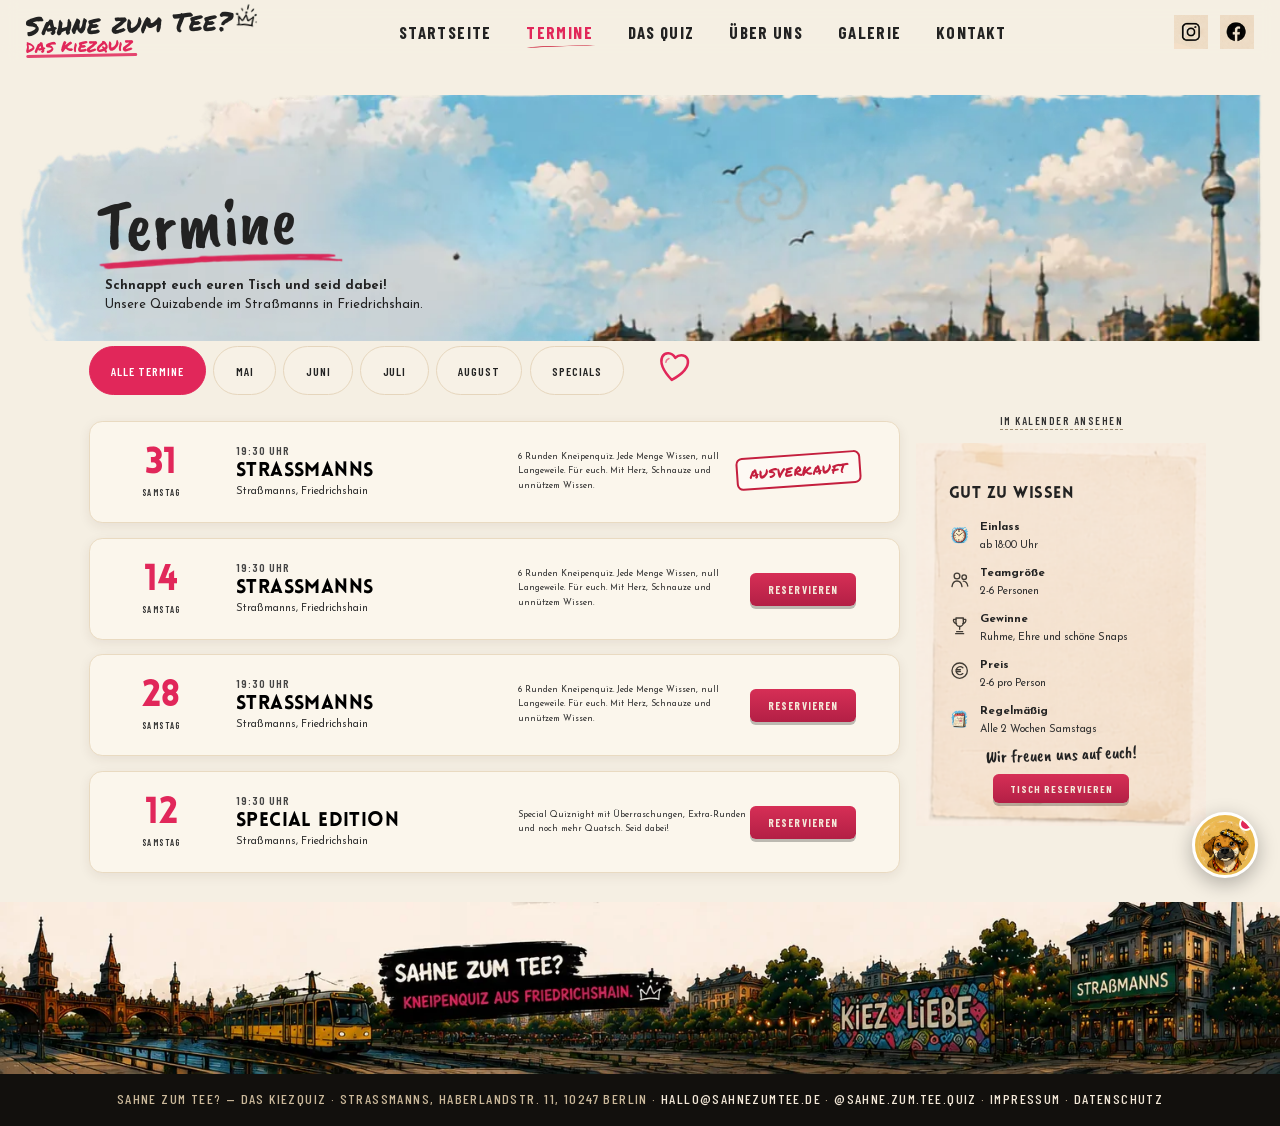
<file: termine.html>
<!DOCTYPE html>
<html lang="de">
<head>
<meta charset="UTF-8">
<meta name="viewport" content="width=device-width, initial-scale=1.0">
<title>Termine – Sahne zum Tee? Kiezquiz Friedrichshain</title>
<meta name="description" content="Alle Termine des Sahne zum Tee? Kneipenquiz im Straßmanns, Friedrichshain: alle zwei Wochen samstags um 19:30 Uhr. Jetzt euren Tisch reservieren!">
<!-- SEO -->
<link rel="canonical" href="https://www.sahnezumtee.de/termine">
<meta name="robots" content="index, follow, max-image-preview:large">
<meta name="author" content="Sahne zum Tee? – Das Kiez Quiz">
<meta name="theme-color" content="#E1275A">
<link rel="apple-touch-icon" href="assets/apple-touch-icon.png">
<!-- Open Graph -->
<meta property="og:type" content="article">
<meta property="og:site_name" content="Sahne zum Tee? – Das Kiez Quiz">
<meta property="og:locale" content="de_DE">
<meta property="og:url" content="https://www.sahnezumtee.de/termine">
<meta property="og:title" content="Quiz-Termine – Sahne zum Tee?">
<meta property="og:description" content="Die nächsten Quizabende im Straßmanns, Friedrichshain. Alle zwei Wochen samstags, 19:30 Uhr – jetzt Tisch reservieren!">
<meta property="og:image" content="https://www.sahnezumtee.de/assets/img/og/og-cover.jpg">
<meta property="og:image:secure_url" content="https://www.sahnezumtee.de/assets/img/og/og-cover.jpg">
<meta property="og:image:type" content="image/jpeg">
<meta property="og:image:width" content="1200">
<meta property="og:image:height" content="630">
<meta property="og:image:alt" content="Sahne zum Tee? – Das Kiez Quiz aus Friedrichshain">
<!-- Twitter / Social-Suchergebnis -->
<meta name="twitter:card" content="summary_large_image">
<meta name="twitter:title" content="Quiz-Termine – Sahne zum Tee?">
<meta name="twitter:description" content="Die nächsten Quizabende im Straßmanns, Friedrichshain. Alle zwei Wochen samstags, 19:30 Uhr – jetzt Tisch reservieren!">
<meta name="twitter:image" content="https://www.sahnezumtee.de/assets/img/og/og-cover.jpg">
<meta name="twitter:image:alt" content="Sahne zum Tee? – Das Kiez Quiz aus Friedrichshain">
<!-- Strukturierte Daten -->
<script type="application/ld+json">
{
  "@context": "https://schema.org",
  "@graph": [
    {
      "@type": "WebSite",
      "@id": "https://www.sahnezumtee.de/#website",
      "url": "https://www.sahnezumtee.de/",
      "name": "Sahne zum Tee? – Das Kiez Quiz",
      "inLanguage": "de-DE",
      "publisher": {
        "@id": "https://www.sahnezumtee.de/#business"
      }
    },
    {
      "@type": "EntertainmentBusiness",
      "@id": "https://www.sahnezumtee.de/#business",
      "name": "Sahne zum Tee? – Das Kiez Quiz",
      "alternateName": "Sahne zum Tee?",
      "url": "https://www.sahnezumtee.de/",
      "image": "https://www.sahnezumtee.de/assets/img/og/og-cover.jpg",
      "logo": "https://www.sahnezumtee.de/assets/apple-touch-icon.png",
      "description": "Kneipenquiz aus Berlin-Friedrichshain – alle zwei Wochen samstags im Straßmanns.",
      "email": "hallo@sahnezumtee.de",
      "address": {
        "@type": "PostalAddress",
        "streetAddress": "Haberlandstraße 11",
        "addressLocality": "Berlin",
        "postalCode": "10247",
        "addressCountry": "DE"
      },
      "areaServed": "Berlin-Friedrichshain",
      "sameAs": [
        "https://www.instagram.com/sahne.zum.tee.quiz"
      ]
    },
    {
      "@type": "CollectionPage",
      "@id": "https://www.sahnezumtee.de/termine#webpage",
      "url": "https://www.sahnezumtee.de/termine",
      "name": "Termine – Sahne zum Tee? Kiezquiz Friedrichshain",
      "description": "Alle Termine des Sahne zum Tee? Kneipenquiz im Straßmanns, Friedrichshain: alle zwei Wochen samstags um 19:30 Uhr. Jetzt euren Tisch reservieren!",
      "isPartOf": {
        "@id": "https://www.sahnezumtee.de/#website"
      },
      "about": {
        "@id": "https://www.sahnezumtee.de/#business"
      },
      "primaryImageOfPage": "https://www.sahnezumtee.de/assets/img/og/og-cover.jpg",
      "inLanguage": "de-DE"
    }
  ]
}
</script>
<!-- /SEO -->
<link rel="icon" type="image/png" href="assets/favicon.png">
<link rel="stylesheet" href="css/fonts.css">
<link rel="stylesheet" href="css/style.css">
<style>
/* ---------- Termine: Stage-Layout (Design-Canvas 1536, mit Luft) ----------
   Hintergrund in zwei Ebenen: Papierfarbe (body-BG #F5EFE3) als Stage-Grund,
   Kopf-Aquarell (termine/himmel-termine.png) als volle-Breite-Band oben.
   Abschluss unten über den einheitlichen <footer class="site-footer"> (footer-band.png).
   Der Zettel rechts ist ein eigenes Bild (termine/zettel-gut-zu-wissen.png) — alles kann atmen. */
.termine-stage { height: calc(1024 * var(--su)); overflow: visible; z-index: 2; }
.el { position: absolute; left: calc(var(--x) * var(--su)); top: calc(var(--y) * var(--su)); }
.el > img { width: 100%; height: auto; }

/* Himmel-Header */
.t-sky   { --x: 0;  --y: 40; width: calc(1536 * var(--su)); height: calc(300 * var(--su)); z-index: 0; overflow: hidden; }
.t-sky img { width: 100%; height: 100%; object-fit: cover; object-position: center 42%; border-radius: 0; }
.t-wolke { --x: 856; --y: 92; width: calc(118 * var(--su)); opacity: .6; z-index: 1; }

/* Titelblock (mit Luft) */
.t-titel { --x: 106; --y: 154; z-index: 3; font-family: var(--ff-brush); font-weight: 400;
           font-size: calc(86 * var(--su)); line-height: 1; color: #222; white-space: nowrap; }
.t-titel .rot { display: inline-block; transform: rotate(-2.7deg); }
.t-stroke { --x: 97; --y: 220; width: calc(310 * var(--su)); z-index: 2; }
.t-sub1 { --x: 116; --y: 264; z-index: 3; font-family: var(--ff-body); font-weight: 700; font-size: calc(15.7 * var(--su)); }
.t-sub2 { --x: 116; --y: 288; z-index: 3; font-family: var(--ff-body); font-weight: 400; font-size: calc(15.7 * var(--su)); }

/* Filter-Pills */
.t-pills { --x: 96; --y: 346; z-index: 4; display: flex; align-items: center; gap: calc(9 * var(--su)); }
.t-pills .pill {
  height: calc(60 * var(--su));
  padding: 0 calc(26 * var(--su));
  font-size: calc(14.5 * var(--su));
  border-width: calc(2 * var(--su));
  display: inline-flex; align-items: center;
  white-space: nowrap;
}
.t-herz { --x: 788; --y: 350; width: calc(42 * var(--su)); z-index: 4; opacity: .85; }
.t-herz svg { width: 100%; height: auto; display: block; transform: rotate(9deg);
              transform-origin: 50% 60%; animation: herz-beat 3.2s ease-in-out infinite; }
@keyframes herz-beat {
  0%, 100% { transform: rotate(9deg) scale(1); }
  50%      { transform: rotate(9deg) scale(1.1); }
}

/* Event-Karten (mehr Innenluft, ~18 Design-px Abstand zwischen den Karten) */
.ev {
  --x: 97;
  width: calc(988 * var(--su));
  height: calc(124 * var(--su));
  background: #FBF6EC;
  border: calc(2 * var(--su)) solid #E9DAC1;
  border-radius: calc(16 * var(--su));
  box-shadow: 0 calc(4 * var(--su)) calc(14 * var(--su)) rgba(60, 40, 20, .08);
  transition: transform .3s cubic-bezier(.34, 1.56, .64, 1), box-shadow .3s, opacity .8s ease var(--d, 0s);
  z-index: 5;
}
.ev:hover {
  transform: translateY(calc(-3 * var(--su))) !important;
  box-shadow: 0 calc(14 * var(--su)) calc(30 * var(--su)) rgba(60, 40, 20, .16);
  z-index: 6;
}
.ev-1 { --y: 438; } .ev-2 { --y: 580; } .ev-3 { --y: 722; } .ev-4 { --y: 864; }

.ev-tag { position: absolute; left: calc(32 * var(--su)); top: 0; height: 100%; width: calc(110 * var(--su));
          display: flex; flex-direction: column; align-items: center; justify-content: center; gap: calc(5 * var(--su)); }
.ev-tag .zahl { font-family: var(--ff-display); font-size: calc(45 * var(--su)); color: var(--pink); line-height: 1; }
.ev-tag .wtag { font-family: var(--ff-cond); font-weight: 600; font-size: calc(11 * var(--su));
                letter-spacing: .16em; text-transform: uppercase; color: #333; }

.ev-info { position: absolute; left: calc(178 * var(--su)); top: calc(25 * var(--su)); }
.ev-zeit { font-family: var(--ff-cond); font-weight: 600; font-size: calc(14.3 * var(--su));
           letter-spacing: .1em; text-transform: uppercase; color: #444; }
.ev-ort  { font-family: var(--ff-display); font-size: calc(24 * var(--su)); letter-spacing: .02em;
           text-transform: uppercase; color: #000; margin-top: calc(5 * var(--su)); }
.ev-adresse { font-family: var(--ff-body); font-size: calc(12.8 * var(--su)); color: #333; margin-top: calc(7 * var(--su)); }

.ev-text { position: absolute; left: calc(522 * var(--su)); top: 50%; transform: translateY(-50%);
           width: calc(280 * var(--su)); font-family: var(--ff-body); font-size: calc(10.6 * var(--su));
           line-height: 1.65; color: #333; }

.ev-badge { position: absolute; right: calc(46 * var(--su)); top: 50%; margin-top: calc(-22 * var(--su));
            transform: rotate(-4deg);
            font-family: var(--ff-marker); font-size: calc(16 * var(--su)); letter-spacing: .04em;
            text-transform: uppercase; color: #C41F3E;
            border: calc(3 * var(--su)) solid #C41F3E; border-radius: calc(8 * var(--su));
            padding: calc(6 * var(--su)) calc(14 * var(--su)); background: rgba(255, 255, 255, .35); }

.ev-btn { position: absolute; right: calc(52 * var(--su)); top: calc(42 * var(--su));
          font-size: calc(13 * var(--su)); padding: calc(12 * var(--su)) calc(22 * var(--su));
          border-radius: calc(7 * var(--su)); white-space: nowrap; }

/* Zettel „Gut zu wissen" — eigenes Bild, Inhalte als HTML darüber */
.z-label { --x: 1134; --y: 428; width: calc(296 * var(--su)); text-align: center; z-index: 5; }
.z-label a { font-family: var(--ff-cond); font-weight: 600; font-size: calc(13 * var(--su));
             letter-spacing: .14em; text-transform: uppercase; color: #333;
             border-bottom: 1px dashed #998A6E; padding-bottom: 2px;
             transition: color .2s, border-color .2s; }
.z-label a:hover { color: var(--pink); border-color: var(--pink); }

.z-zettel { --x: 1104; --y: 464; width: calc(354 * var(--su)); z-index: 5; }
.z-zettel > img { width: 100%; height: auto; }
/* deckt zwei kleine, im Zettel-Scan eingebackene Icon-Reste ab */
.z-fix { position: absolute; background: #F4E2D0; border-radius: calc(10 * var(--su));
         box-shadow: 0 0 calc(6 * var(--su)) calc(4 * var(--su)) #F4E2D0; }
.z-fix-1 { left: calc(54 * var(--su)); top: calc(222 * var(--su)); width: calc(34 * var(--su)); height: calc(46 * var(--su)); }
.z-fix-2 { left: calc(50 * var(--su)); top: calc(314 * var(--su)); width: calc(42 * var(--su)); height: calc(44 * var(--su)); }

.z-kopf { position: absolute; left: calc(40 * var(--su)); top: calc(52 * var(--su));
          font-family: var(--ff-display); font-size: calc(20 * var(--su));
          letter-spacing: .03em; text-transform: uppercase; color: #222; }
.z-liste { position: absolute; left: calc(40 * var(--su)); top: calc(94 * var(--su));
           width: calc(276 * var(--su)); list-style: none; }
.z-liste li { display: flex; align-items: flex-start; gap: calc(12 * var(--su)); margin-bottom: calc(15 * var(--su)); }
.z-ico { flex: 0 0 auto; width: calc(26 * var(--su)); margin-top: calc(3 * var(--su)); opacity: .9; }
.z-ico img, .z-ico svg { width: 100%; height: auto; display: block; }
.z-liste .zl { display: block; font-family: var(--ff-body); font-weight: 700; font-size: calc(14 * var(--su));
               line-height: 1.3; color: #222; }
.z-liste .zw { display: block; font-family: var(--ff-body); font-weight: 400; font-size: calc(13 * var(--su));
               line-height: 1.45; color: #333; margin-top: calc(4 * var(--su)); }
.z-gruss { position: absolute; left: 0; right: 0; top: calc(366 * var(--su)); text-align: center;
           font-family: var(--ff-brush); font-size: calc(21 * var(--su)); color: #222; }
.z-gruss .rot { display: inline-block; transform: rotate(-2deg); }
.z-btnrow { position: absolute; left: 0; right: 0; top: calc(404 * var(--su));
            display: flex; justify-content: center; }
.z-btnrow .btn { font-size: calc(12.5 * var(--su)); padding: calc(10 * var(--su)) calc(20 * var(--su));
                 border-radius: calc(7 * var(--su)); white-space: nowrap; }

/* ---------- Mobile: gestapeltes Layout ---------- */
@media (max-width: 820px) {
  .termine-stage { display: none; }
  .termine-mobile { display: block !important; }
}
.termine-mobile { display: none; padding: 0 0 36px; }
.termine-mobile .tm-himmel { height: 168px; overflow: hidden; }
.termine-mobile .tm-himmel img { width: 100%; height: 100%; object-fit: cover; object-position: 97% 44%; }
.termine-mobile .tm-kopf { text-align: center; padding: 26px 18px 0; }
.termine-mobile .tm-titel { font-family: var(--ff-brush); font-size: clamp(46px, 13vw, 64px);
                            color: #222; display: inline-block; transform: rotate(-2.7deg); line-height: 1; }
.termine-mobile .tm-stroke { width: 210px; margin: -6px auto 0; }
.termine-mobile .tm-sub { text-align: center; font-family: var(--ff-body); font-size: 15px; line-height: 1.6; padding: 16px 26px 0; }
.termine-mobile .tm-sub b { display: block; margin-bottom: 4px; }
.termine-mobile .tm-pills { display: flex; flex-wrap: wrap; gap: 9px; justify-content: center; padding: 24px 16px 6px; }
.termine-mobile .tm-card { background: #FBF6EC; border: 2px solid #E9DAC1; border-radius: 16px;
                           margin: 20px 16px 0; padding: 20px; display: flex; gap: 16px; align-items: flex-start; }
.termine-mobile .tm-tag { text-align: center; min-width: 58px; padding-top: 2px; }
.termine-mobile .tm-tag .zahl { font-family: var(--ff-display); font-size: 38px; color: var(--pink); line-height: 1; }
.termine-mobile .tm-tag .wtag { font-family: var(--ff-cond); font-weight: 600; font-size: 10.5px;
                                letter-spacing: .14em; text-transform: uppercase; color: #333; margin-top: 4px; }
.termine-mobile .tm-info { flex: 1; }
.termine-mobile .tm-zeit { font-family: var(--ff-cond); font-weight: 600; font-size: 13px;
                           letter-spacing: .1em; text-transform: uppercase; color: #444; }
.termine-mobile .tm-ort { font-family: var(--ff-display); font-size: 18px; text-transform: uppercase; color: #000; margin-top: 4px; }
.termine-mobile .tm-adresse { font-size: 12.5px; color: #333; margin-top: 5px; }
.termine-mobile .tm-text { font-size: 12.5px; line-height: 1.6; color: #333; margin-top: 10px; }
.termine-mobile .tm-btn { margin-top: 14px; font-size: 13px; }
.termine-mobile .tm-badge { display: inline-block; margin-top: 14px; font-family: var(--ff-marker); font-size: 14px;
                            text-transform: uppercase; color: #C41F3E; border: 2.5px solid #C41F3E;
                            border-radius: 8px; padding: 5px 12px; transform: rotate(-3deg); }
.termine-mobile .tm-wissen { background: var(--panel-hell); border: 2px solid #E5D5BC; border-radius: 16px;
                             margin: 28px 16px 0; padding: 24px 22px 20px; }
.termine-mobile .tm-wissen h2 { font-family: var(--ff-display); font-size: 20px; text-transform: uppercase; margin-bottom: 18px; }
.termine-mobile .tm-wissen ul { list-style: none; }
.termine-mobile .tm-wissen li { display: flex; align-items: flex-start; gap: 14px; margin-bottom: 16px; }
.termine-mobile .tm-wissen .z-ico { flex: 0 0 auto; width: 26px; margin-top: 2px; opacity: .9; }
.termine-mobile .tm-wissen .z-ico img, .termine-mobile .tm-wissen .z-ico svg { width: 100%; height: auto; display: block; }
.termine-mobile .tm-wissen .zl { display: block; font-weight: 700; font-size: 15px; line-height: 1.3; }
.termine-mobile .tm-wissen .zw { display: block; font-size: 14.5px; line-height: 1.45; color: #333; margin-top: 3px; }
.termine-mobile .tm-gruss { font-family: var(--ff-brush); font-size: 23px; text-align: center; margin-top: 12px; }
.termine-mobile .tm-btnrow { text-align: center; margin-top: 16px; }
.termine-mobile .tm-kalender { text-align: center; margin-top: 30px; }
.termine-mobile .tm-kalender a { font-family: var(--ff-cond); font-weight: 600; font-size: 13px;
                                 letter-spacing: .12em; text-transform: uppercase; color: #333;
                                 border-bottom: 1px dashed #998A6E; padding-bottom: 2px;
                                 transition: color .2s, border-color .2s; }
.termine-mobile .tm-kalender a:hover { color: var(--pink); border-color: var(--pink); }
</style>
</head>
<body>

<!-- ======================= NAVIGATION ======================= -->
<header class="nav">
  <div class="nav-inner">
    <a class="brand" href="/" aria-label="Sahne zum Tee? Das Kiezquiz — Startseite">
      <span class="brand-main">Sahne zum Tee?</span>
      <span class="brand-sub">DAS KiEZQUiZ</span>
      <img class="brand-krone" src="assets/img/deco/krone-schwarz.png" alt="">
    </a>
    <ul class="nav-links">
      <li><a href="/">Startseite</a></li>
      <li><a href="/termine" class="active">Termine</a></li>
      <li><a href="/das-quiz">Das Quiz</a></li>
      <li><a href="/ueber-uns">Über uns</a></li>
      <li><a href="/galerie">Galerie</a></li>
      <li><a href="/kontakt">Kontakt</a></li>
    </ul>
    <button class="nav-burger" aria-label="Menü">Menü</button>
    <div class="nav-social">
      <a href="https://www.instagram.com/sahne.zum.tee.quiz" target="_blank" rel="noopener" aria-label="Instagram">
        <img src="assets/img/icons/nav-instagram.png" alt="">
      </a>
      <a href="https://www.facebook.com" target="_blank" rel="noopener" aria-label="Facebook">
        <img src="assets/img/icons/nav-facebook.png" alt="">
      </a>
    </div>
  </div>
</header>

<main>
  <!-- ======================= DESKTOP-STAGE ======================= -->
  <div class="stage termine-stage" aria-label="Termine — Unsere Quizabende im Straßmanns">

    <!-- Himmel-Header -->
    <div class="el t-sky rv" data-depth="0.05"><img src="assets/img/hero/himmel-termine.webp" alt="Aquarell-Himmel über den Dächern von Friedrichshain mit Fernsehturm" fetchpriority="high"></div>
    <div class="el t-wolke cloud-a" data-depth="0.22"><img src="assets/img/deco/wolke-doodle.png" alt=""></div>

    <!-- Titelblock -->
    <h1 class="el t-titel rv"><span class="rot">Termine</span></h1>
    <div class="el t-stroke rv" style="--d:.1s"><img src="assets/img/strokes/pink-308.png" alt=""></div>
    <p class="el t-sub1 rv" style="--d:.2s">Schnappt euch euren Tisch und seid dabei!</p>
    <p class="el t-sub2 rv" style="--d:.25s">Unsere Quizabende im Straßmanns in Friedrichshain.</p>

    <!-- Filter-Pills -->
    <div class="el t-pills pill-group rv" style="--d:.3s" role="group" aria-label="Termine filtern">
      <button type="button" class="pill active" data-filter="alle">Alle Termine</button>
      <button type="button" class="pill" data-filter="mai">Mai</button>
      <button type="button" class="pill" data-filter="juni">Juni</button>
      <button type="button" class="pill" data-filter="juli">Juli</button>
      <button type="button" class="pill" data-filter="august">August</button>
      <button type="button" class="pill" data-filter="specials">Specials</button>
    </div>
    <div class="el t-herz rv-pop" style="--d:.45s" aria-hidden="true">
      <svg viewBox="0 0 40 42" xmlns="http://www.w3.org/2000/svg">
        <path d="M20 36C7 26 3 18 5 11c2-6 10-7 15-1 5-6 13-5 15 1 2 7-2 15-15 25z"
              fill="none" stroke="#E1275A" stroke-width="3" stroke-linecap="round" stroke-linejoin="round"/>
        <path d="M13 12c-2 1-3 3-3 5" fill="none" stroke="#E1275A" stroke-width="1.6" stroke-linecap="round" opacity=".6"/>
      </svg>
    </div>

    <h2 class="sr-only">Kommende Quizabende</h2>

    <!-- Event-Karte 1: 31. Mai — AUSVERKAUFT -->
    <article class="el ev ev-1 rv" style="--d:.1s" data-tags="mai">
      <div class="ev-tag"><span class="zahl">31</span><span class="wtag">Samstag</span></div>
      <div class="ev-info">
        <p class="ev-zeit">19:30 Uhr</p>
        <p class="ev-ort">Strassmanns</p>
        <p class="ev-adresse">Straßmanns, Friedrichshain</p>
      </div>
      <p class="ev-text">6 Runden Kneipenquiz. Jede Menge Wissen, null Langeweile. Für euch. Mit Herz, Schnauze und unnützem Wissen.</p>
      <span class="ev-badge">Ausverkauft</span>
    </article>

    <!-- Event-Karte 2: 14. Juni -->
    <article class="el ev ev-2 rv" style="--d:.2s" data-tags="juni">
      <div class="ev-tag"><span class="zahl">14</span><span class="wtag">Samstag</span></div>
      <div class="ev-info">
        <p class="ev-zeit">19:30 Uhr</p>
        <p class="ev-ort">Strassmanns</p>
        <p class="ev-adresse">Straßmanns, Friedrichshain</p>
      </div>
      <p class="ev-text">6 Runden Kneipenquiz. Jede Menge Wissen, null Langeweile. Für euch. Mit Herz, Schnauze und unnützem Wissen.</p>
      <a class="btn btn-rot ev-btn" href="/kontakt">Reservieren</a>
    </article>

    <!-- Event-Karte 3: 28. Juni -->
    <article class="el ev ev-3 rv" style="--d:.3s" data-tags="juni">
      <div class="ev-tag"><span class="zahl">28</span><span class="wtag">Samstag</span></div>
      <div class="ev-info">
        <p class="ev-zeit">19:30 Uhr</p>
        <p class="ev-ort">Strassmanns</p>
        <p class="ev-adresse">Straßmanns, Friedrichshain</p>
      </div>
      <p class="ev-text">6 Runden Kneipenquiz. Jede Menge Wissen, null Langeweile. Für euch. Mit Herz, Schnauze und unnützem Wissen.</p>
      <a class="btn btn-rot ev-btn" href="/kontakt">Reservieren</a>
    </article>

    <!-- Event-Karte 4: 12. Juli — Special Edition -->
    <article class="el ev ev-4 rv" style="--d:.4s" data-tags="juli specials">
      <div class="ev-tag"><span class="zahl">12</span><span class="wtag">Samstag</span></div>
      <div class="ev-info">
        <p class="ev-zeit">19:30 Uhr</p>
        <p class="ev-ort">Special Edition</p>
        <p class="ev-adresse">Straßmanns, Friedrichshain</p>
      </div>
      <p class="ev-text">Special Quiznight mit Überraschungen, Extra-Runden und noch mehr Quatsch. Seid dabei!</p>
      <a class="btn btn-rot ev-btn" href="/kontakt">Reservieren</a>
    </article>

    <!-- Kalender-Link über dem Zettel -->
    <div class="el z-label rv-right" style="--d:.15s"><a href="#">Im Kalender ansehen</a></div>

    <!-- Zettel „Gut zu wissen" — eigenes Bild + HTML-Inhalte -->
    <div class="el z-zettel rv-right" style="--d:.25s">
      <img src="assets/img/termine/zettel-gut-zu-wissen.png" alt="">
      <span class="z-fix z-fix-1" aria-hidden="true"></span>
      <span class="z-fix z-fix-2" aria-hidden="true"></span>
      <h2 class="z-kopf">Gut zu wissen</h2>
      <ul class="z-liste">
        <li>
          <span class="z-ico"><img src="assets/img/icons/uhr.png" alt=""></span>
          <span><span class="zl">Einlass</span><span class="zw">ab 18:00 Uhr</span></span>
        </li>
        <li>
          <span class="z-ico" aria-hidden="true"><svg viewBox="0 0 32 32" xmlns="http://www.w3.org/2000/svg" fill="none" stroke="#2E2A24" stroke-width="2" stroke-linecap="round" stroke-linejoin="round"><circle cx="12" cy="10.5" r="4.3"/><path d="M4.5 26.5c.8-5.6 3.9-8.5 7.5-8.5s6.7 2.9 7.5 8.5"/><circle cx="22.8" cy="12.2" r="3.4"/><path d="M21.5 18.3c3.3.3 5.9 2.7 6.6 7.2"/></svg></span>
          <span><span class="zl">Teamgröße</span><span class="zw">2-6 Personen</span></span>
        </li>
        <li>
          <span class="z-ico" aria-hidden="true"><svg viewBox="0 0 32 32" xmlns="http://www.w3.org/2000/svg" fill="none" stroke="#2E2A24" stroke-width="2" stroke-linecap="round" stroke-linejoin="round"><path d="M10.5 4.5h11v7a5.5 5.5 0 0 1-11 0z"/><path d="M10.5 6.5H7a4.8 4.8 0 0 0 4.3 6.5M21.5 6.5H25a4.8 4.8 0 0 1-4.3 6.5"/><path d="M16 17v4.5"/><path d="M11.5 25h9M10 28h12"/></svg></span>
          <span><span class="zl">Gewinne</span><span class="zw">Ruhme, Ehre und schöne Snaps</span></span>
        </li>
        <li>
          <span class="z-ico" aria-hidden="true"><svg viewBox="0 0 32 32" xmlns="http://www.w3.org/2000/svg" fill="none" stroke="#2E2A24" stroke-width="2" stroke-linecap="round" stroke-linejoin="round"><circle cx="16" cy="16" r="11.5"/><path d="M20.8 11.6a6 6 0 1 0 0 8.8"/><path d="M10.8 14.6h6.4M10.8 17.4h6.4"/></svg></span>
          <span><span class="zl">Preis</span><span class="zw">2-6 pro Person</span></span>
        </li>
        <li>
          <span class="z-ico"><img src="assets/img/icons/kalender.png" alt=""></span>
          <span><span class="zl">Regelmäßig</span><span class="zw">Alle 2 Wochen Samstags</span></span>
        </li>
      </ul>
      <p class="z-gruss"><span class="rot">Wir freuen uns auf euch!</span></p>
      <div class="z-btnrow"><a class="btn btn-rot" href="mailto:hallo@sahnezumtee.de?subject=Reservierung">Tisch reservieren</a></div>
    </div>
  </div>

  <!-- ======================= MOBILE ======================= -->
  <div class="termine-mobile">
    <div class="tm-himmel"><img src="assets/img/hero/himmel-termine.webp" alt="Aquarell-Himmel über den Dächern von Friedrichshain mit Fernsehturm"></div>
    <div class="tm-kopf">
      <div class="tm-titel">Termine</div>
      <div class="tm-stroke"><img src="assets/img/strokes/pink-308.png" alt=""></div>
    </div>
    <p class="tm-sub"><b>Schnappt euch euren Tisch und seid dabei!</b>Unsere Quizabende im Straßmanns in Friedrichshain.</p>

    <div class="tm-pills pill-group" role="group" aria-label="Termine filtern">
      <button type="button" class="pill active" data-filter="alle">Alle Termine</button>
      <button type="button" class="pill" data-filter="mai">Mai</button>
      <button type="button" class="pill" data-filter="juni">Juni</button>
      <button type="button" class="pill" data-filter="juli">Juli</button>
      <button type="button" class="pill" data-filter="august">August</button>
      <button type="button" class="pill" data-filter="specials">Specials</button>
    </div>

    <article class="tm-card rv" data-tags="mai">
      <div class="tm-tag"><div class="zahl">31</div><div class="wtag">Samstag</div></div>
      <div class="tm-info">
        <p class="tm-zeit">19:30 Uhr</p>
        <p class="tm-ort">Strassmanns</p>
        <p class="tm-adresse">Straßmanns, Friedrichshain</p>
        <p class="tm-text">6 Runden Kneipenquiz. Jede Menge Wissen, null Langeweile. Für euch. Mit Herz, Schnauze und unnützem Wissen.</p>
        <span class="tm-badge">Ausverkauft</span>
      </div>
    </article>
    <article class="tm-card rv" data-tags="juni">
      <div class="tm-tag"><div class="zahl">14</div><div class="wtag">Samstag</div></div>
      <div class="tm-info">
        <p class="tm-zeit">19:30 Uhr</p>
        <p class="tm-ort">Strassmanns</p>
        <p class="tm-adresse">Straßmanns, Friedrichshain</p>
        <p class="tm-text">6 Runden Kneipenquiz. Jede Menge Wissen, null Langeweile. Für euch. Mit Herz, Schnauze und unnützem Wissen.</p>
        <a class="btn btn-rot tm-btn" href="/kontakt">Reservieren</a>
      </div>
    </article>
    <article class="tm-card rv" data-tags="juni">
      <div class="tm-tag"><div class="zahl">28</div><div class="wtag">Samstag</div></div>
      <div class="tm-info">
        <p class="tm-zeit">19:30 Uhr</p>
        <p class="tm-ort">Strassmanns</p>
        <p class="tm-adresse">Straßmanns, Friedrichshain</p>
        <p class="tm-text">6 Runden Kneipenquiz. Jede Menge Wissen, null Langeweile. Für euch. Mit Herz, Schnauze und unnützem Wissen.</p>
        <a class="btn btn-rot tm-btn" href="/kontakt">Reservieren</a>
      </div>
    </article>
    <article class="tm-card rv" data-tags="juli specials">
      <div class="tm-tag"><div class="zahl">12</div><div class="wtag">Samstag</div></div>
      <div class="tm-info">
        <p class="tm-zeit">19:30 Uhr</p>
        <p class="tm-ort">Special Edition</p>
        <p class="tm-adresse">Straßmanns, Friedrichshain</p>
        <p class="tm-text">Special Quiznight mit Überraschungen, Extra-Runden und noch mehr Quatsch. Seid dabei!</p>
        <a class="btn btn-rot tm-btn" href="/kontakt">Reservieren</a>
      </div>
    </article>

    <section class="tm-wissen rv">
      <h2>Gut zu wissen</h2>
      <ul>
        <li>
          <span class="z-ico"><img src="assets/img/icons/uhr.png" alt=""></span>
          <span><span class="zl">Einlass</span><span class="zw">ab 18:00 Uhr</span></span>
        </li>
        <li>
          <span class="z-ico" aria-hidden="true"><svg viewBox="0 0 32 32" xmlns="http://www.w3.org/2000/svg" fill="none" stroke="#2E2A24" stroke-width="2" stroke-linecap="round" stroke-linejoin="round"><circle cx="12" cy="10.5" r="4.3"/><path d="M4.5 26.5c.8-5.6 3.9-8.5 7.5-8.5s6.7 2.9 7.5 8.5"/><circle cx="22.8" cy="12.2" r="3.4"/><path d="M21.5 18.3c3.3.3 5.9 2.7 6.6 7.2"/></svg></span>
          <span><span class="zl">Teamgröße</span><span class="zw">2-6 Personen</span></span>
        </li>
        <li>
          <span class="z-ico" aria-hidden="true"><svg viewBox="0 0 32 32" xmlns="http://www.w3.org/2000/svg" fill="none" stroke="#2E2A24" stroke-width="2" stroke-linecap="round" stroke-linejoin="round"><path d="M10.5 4.5h11v7a5.5 5.5 0 0 1-11 0z"/><path d="M10.5 6.5H7a4.8 4.8 0 0 0 4.3 6.5M21.5 6.5H25a4.8 4.8 0 0 1-4.3 6.5"/><path d="M16 17v4.5"/><path d="M11.5 25h9M10 28h12"/></svg></span>
          <span><span class="zl">Gewinne</span><span class="zw">Ruhme, Ehre und schöne Snaps</span></span>
        </li>
        <li>
          <span class="z-ico" aria-hidden="true"><svg viewBox="0 0 32 32" xmlns="http://www.w3.org/2000/svg" fill="none" stroke="#2E2A24" stroke-width="2" stroke-linecap="round" stroke-linejoin="round"><circle cx="16" cy="16" r="11.5"/><path d="M20.8 11.6a6 6 0 1 0 0 8.8"/><path d="M10.8 14.6h6.4M10.8 17.4h6.4"/></svg></span>
          <span><span class="zl">Preis</span><span class="zw">2-6 pro Person</span></span>
        </li>
        <li>
          <span class="z-ico"><img src="assets/img/icons/kalender.png" alt=""></span>
          <span><span class="zl">Regelmäßig</span><span class="zw">Alle 2 Wochen Samstags</span></span>
        </li>
      </ul>
      <p class="tm-gruss">Wir freuen uns auf euch!</p>
      <div class="tm-btnrow"><a class="btn btn-rot" href="mailto:hallo@sahnezumtee.de?subject=Reservierung">Tisch reservieren</a></div>
    </section>
    <div class="tm-kalender"><a href="#">Im Kalender ansehen</a></div>
  </div>

  <!-- Skyline-Band entfernt: einheitlicher, sauberer Footer wie auf den anderen Seiten -->
</main>

<footer class="site-footer">
  <img src="assets/img/kontakt/footer-band.webp" alt="Abendliche Friedrichshain-Skyline: Sahne zum Tee? Kneipenquiz aus Friedrichshain.">
  <div class="footer-meta">
    Sahne zum Tee? — Das Kiezquiz · Straßmanns, Haberlandstr. 11, 10247 Berlin ·
    <a href="mailto:hallo@sahnezumtee.de">hallo@sahnezumtee.de</a> ·
    <a href="https://www.instagram.com/sahne.zum.tee.quiz" target="_blank" rel="noopener">@sahne.zum.tee.quiz</a> ·
    <a href="/impressum">Impressum</a> · <a href="/datenschutz">Datenschutz</a>
  </div>
</footer>

<!-- ======================= CHAT-STUB (Cali) ======================= -->
<button class="kiez-chat-btn" aria-label="Chat mit Cali öffnen" aria-expanded="false">
  <img src="assets/img/team/avatar-cali.png" alt="">
  <span class="chat-badge"></span>
</button>
<div class="kiez-chat-panel" role="dialog" aria-label="Cali-Chat">
  <h3>Wuff! Ich bin Cali 🐾</h3>
  <p>Bald beantworte ich hier eure Fragen rund ums Kiezquiz — Termine, Regeln, Reservierung. Bis dahin:</p>
  <a class="btn btn-rot" href="/termine">Tisch reservieren</a>
</div>

<script src="js/main.js"></script>
</body>
</html>
</file>
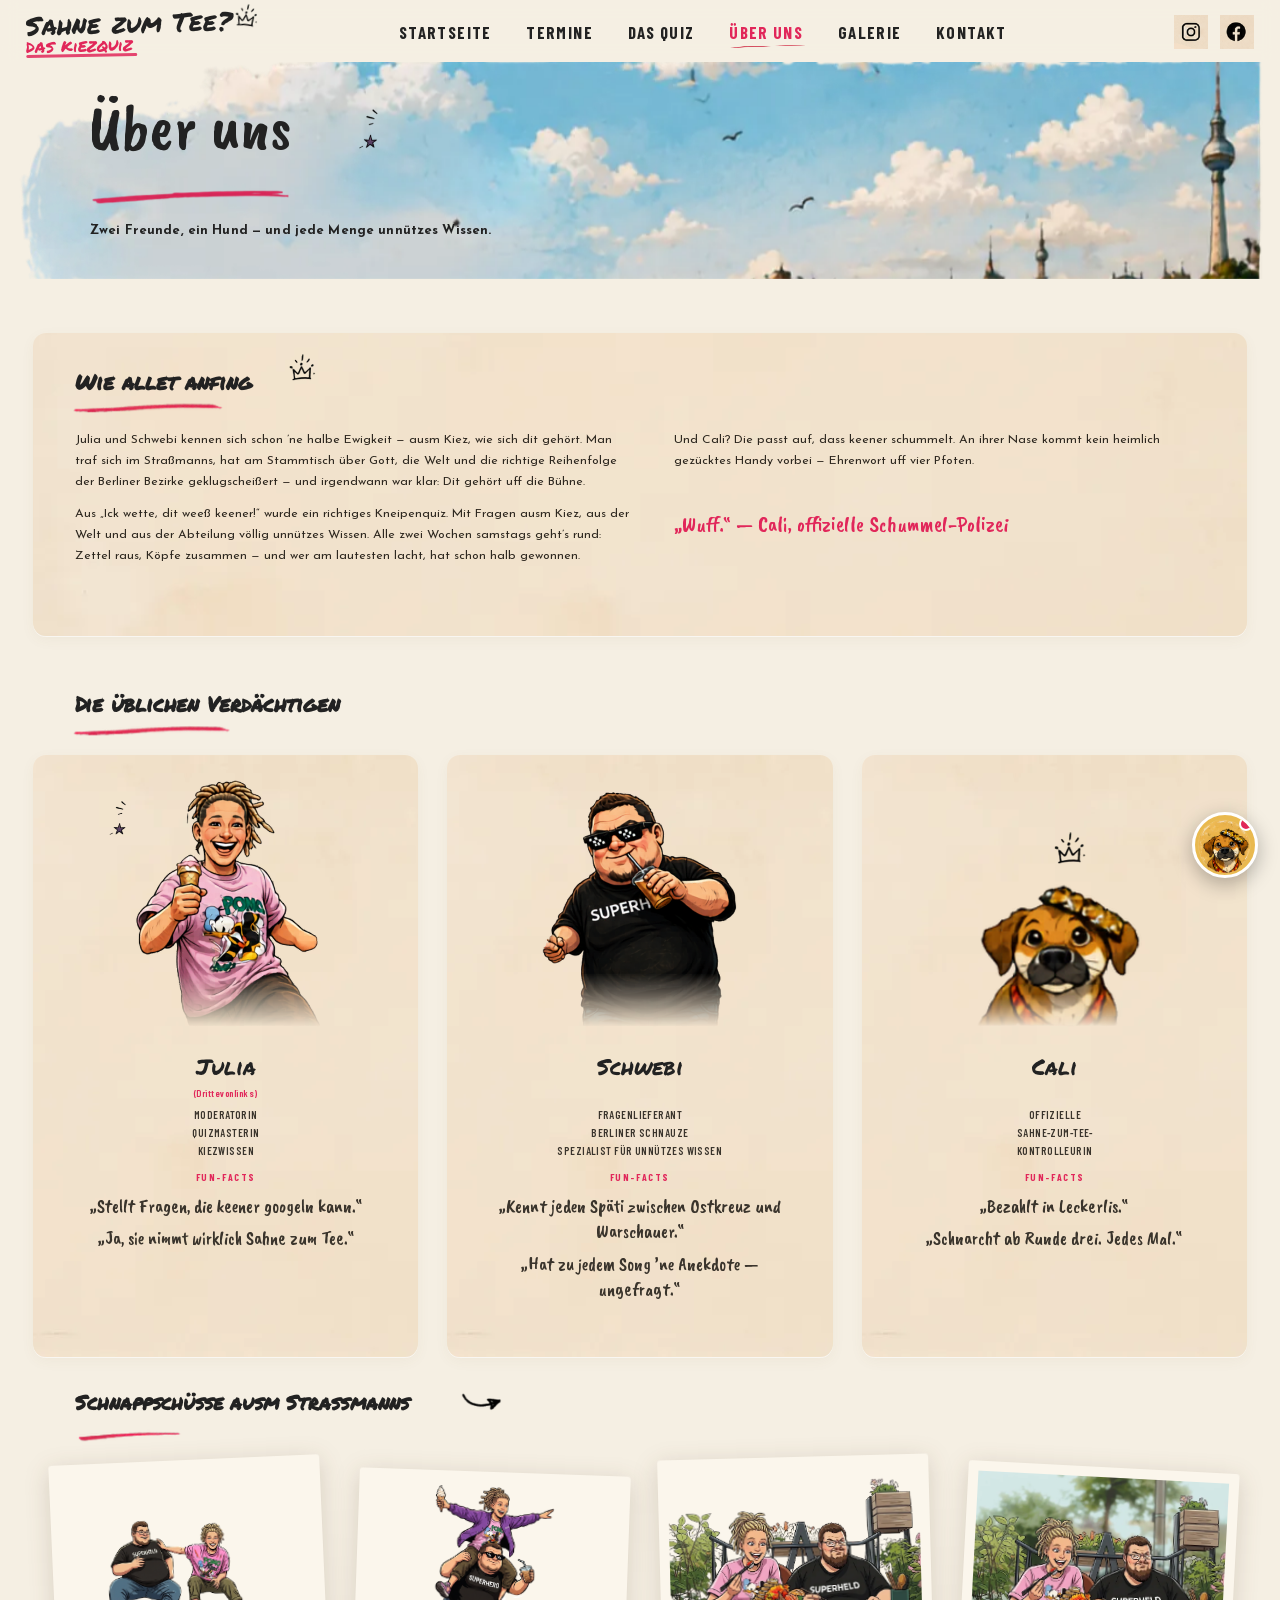
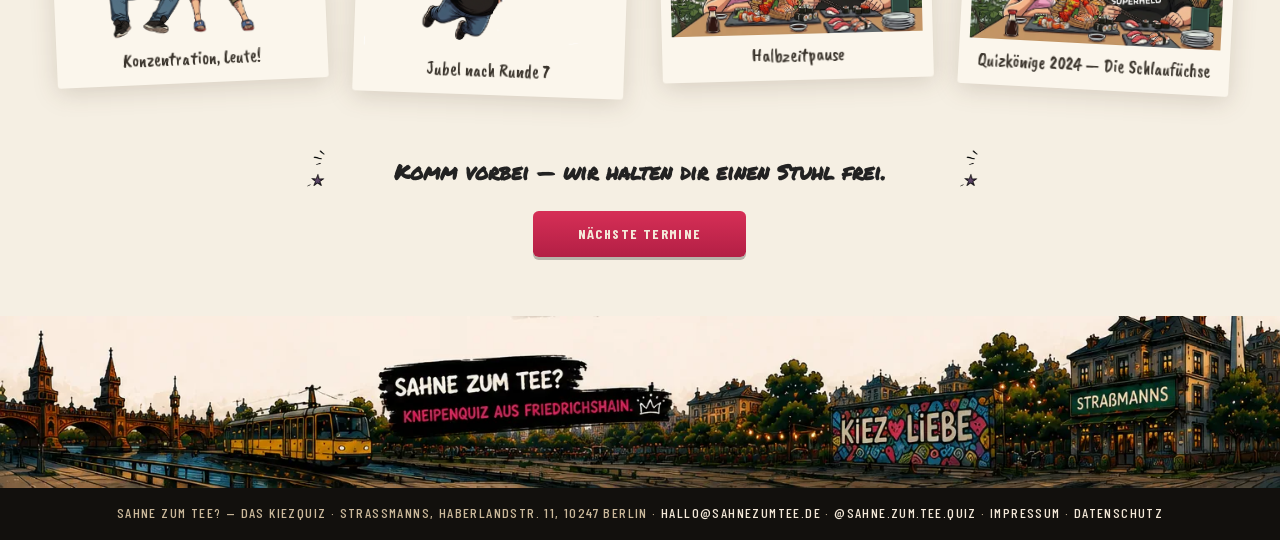
<file: ueber-uns.html>
<!DOCTYPE html>
<html lang="de">
<head>
<meta charset="UTF-8">
<meta name="viewport" content="width=device-width, initial-scale=1.0">
<title>Über uns – Julia, Schwebi &amp; Cali | Sahne zum Tee?</title>
<meta name="description" content="Zwei Freunde, ein Hund und jede Menge unnützes Wissen: die Geschichte hinter dem Sahne zum Tee? Kneipenquiz aus Berlin-Friedrichshain.">
<!-- SEO -->
<link rel="canonical" href="https://www.sahnezumtee.de/ueber-uns">
<meta name="robots" content="index, follow, max-image-preview:large">
<meta name="author" content="Sahne zum Tee? – Das Kiez Quiz">
<meta name="theme-color" content="#E1275A">
<link rel="apple-touch-icon" href="assets/apple-touch-icon.png">
<!-- Open Graph -->
<meta property="og:type" content="article">
<meta property="og:site_name" content="Sahne zum Tee? – Das Kiez Quiz">
<meta property="og:locale" content="de_DE">
<meta property="og:url" content="https://www.sahnezumtee.de/ueber-uns">
<meta property="og:title" content="Über uns – die Köpfe hinterm Kiezquiz">
<meta property="og:description" content="Julia, Schwebi und Hündin Cali: die Geschichte hinter dem Sahne zum Tee? Kneipenquiz aus Friedrichshain.">
<meta property="og:image" content="https://www.sahnezumtee.de/assets/img/og/og-cover.jpg">
<meta property="og:image:secure_url" content="https://www.sahnezumtee.de/assets/img/og/og-cover.jpg">
<meta property="og:image:type" content="image/jpeg">
<meta property="og:image:width" content="1200">
<meta property="og:image:height" content="630">
<meta property="og:image:alt" content="Sahne zum Tee? – Das Kiez Quiz aus Friedrichshain">
<!-- Twitter / Social-Suchergebnis -->
<meta name="twitter:card" content="summary_large_image">
<meta name="twitter:title" content="Über uns – die Köpfe hinterm Kiezquiz">
<meta name="twitter:description" content="Julia, Schwebi und Hündin Cali: die Geschichte hinter dem Sahne zum Tee? Kneipenquiz aus Friedrichshain.">
<meta name="twitter:image" content="https://www.sahnezumtee.de/assets/img/og/og-cover.jpg">
<meta name="twitter:image:alt" content="Sahne zum Tee? – Das Kiez Quiz aus Friedrichshain">
<!-- Strukturierte Daten -->
<script type="application/ld+json">
{
  "@context": "https://schema.org",
  "@graph": [
    {
      "@type": "WebSite",
      "@id": "https://www.sahnezumtee.de/#website",
      "url": "https://www.sahnezumtee.de/",
      "name": "Sahne zum Tee? – Das Kiez Quiz",
      "inLanguage": "de-DE",
      "publisher": {
        "@id": "https://www.sahnezumtee.de/#business"
      }
    },
    {
      "@type": "EntertainmentBusiness",
      "@id": "https://www.sahnezumtee.de/#business",
      "name": "Sahne zum Tee? – Das Kiez Quiz",
      "alternateName": "Sahne zum Tee?",
      "url": "https://www.sahnezumtee.de/",
      "image": "https://www.sahnezumtee.de/assets/img/og/og-cover.jpg",
      "logo": "https://www.sahnezumtee.de/assets/apple-touch-icon.png",
      "description": "Kneipenquiz aus Berlin-Friedrichshain – alle zwei Wochen samstags im Straßmanns.",
      "email": "hallo@sahnezumtee.de",
      "address": {
        "@type": "PostalAddress",
        "streetAddress": "Haberlandstraße 11",
        "addressLocality": "Berlin",
        "postalCode": "10247",
        "addressCountry": "DE"
      },
      "areaServed": "Berlin-Friedrichshain",
      "sameAs": [
        "https://www.instagram.com/sahne.zum.tee.quiz"
      ]
    },
    {
      "@type": "AboutPage",
      "@id": "https://www.sahnezumtee.de/ueber-uns#webpage",
      "url": "https://www.sahnezumtee.de/ueber-uns",
      "name": "Über uns – Julia, Schwebi & Cali | Sahne zum Tee?",
      "description": "Zwei Freunde, ein Hund und jede Menge unnützes Wissen: die Geschichte hinter dem Sahne zum Tee? Kneipenquiz aus Berlin-Friedrichshain.",
      "isPartOf": {
        "@id": "https://www.sahnezumtee.de/#website"
      },
      "about": {
        "@id": "https://www.sahnezumtee.de/#business"
      },
      "primaryImageOfPage": "https://www.sahnezumtee.de/assets/img/og/og-cover.jpg",
      "inLanguage": "de-DE"
    }
  ]
}
</script>
<!-- /SEO -->
<link rel="icon" type="image/png" href="assets/favicon.png">
<link rel="stylesheet" href="css/fonts.css">
<link rel="stylesheet" href="css/style.css">
<style>
/* ---------- Über uns: Stage-Layout (Design-Canvas 1536, viel Luft) ---------- */
.ue-stage { height: calc(2260 * var(--su)); }
.el { position: absolute; left: calc(var(--x) * var(--su)); top: calc(var(--y) * var(--su)); }
.el > img { width: 100%; height: auto; }

/* Kopf: Himmel-Streifen mit lebendigem Himmel */
.ue-sky { --x: 0; --y: 0; width: calc(1536 * var(--su)); height: calc(264 * var(--su)); overflow: hidden; }
.ue-sky > img:first-child { width: 100%; height: 100%; object-fit: cover; object-position: 50% 30%; }
.ue-c1 { left: 52%; top: 9%;  width: 15%; --wx: calc(50 * var(--su)); --wy: calc(-6 * var(--su)); --wd: 46s; }
.ue-c2 { left: 79%; top: 26%; width: 11%; --wx: calc(-42 * var(--su)); --wy: calc(5 * var(--su)); --wd: 58s; animation-delay: -22s; }

.ue-titel { --x: 96; --y: 40; font-family: var(--ff-brush); font-weight: 400; font-size: calc(78 * var(--su));
            line-height: 1; color: #222; transform: rotate(-2.5deg); transform-origin: left bottom; white-space: nowrap; }
.ue-titel-stroke { --x: 90; --y: 146; width: calc(250 * var(--su)); }
.ue-unterzeile { --x: 98; --y: 198; font-family: var(--ff-body); font-weight: 700; font-size: calc(16 * var(--su));
                 letter-spacing: .01em; color: #222; white-space: nowrap; }
.ue-titel-funkel { --x: 420; --y: 56; width: calc(32 * var(--su)); transform: rotate(15deg); }

/* Sektions-Überschriften (wie Karten-Titel Startseite) */
.ue-h2 { font-family: var(--ff-marker); font-size: calc(25 * var(--su)); color: var(--ink); white-space: nowrap; }

/* Story-Panel */
.up-story { left: calc(28 * var(--su)); top: calc(330 * var(--su)); width: calc(1480 * var(--su)); height: calc(370 * var(--su)); }
.ue-story-titel  { --x: 80; --y: 372; }
.ue-story-krone  { --x: 340; --y: 356; width: calc(36 * var(--su)); transform: rotate(12deg); }
.ue-story-stroke { --x: 74; --y: 406; width: calc(200 * var(--su)); }
.ue-copy { font-family: var(--ff-body); font-size: calc(15 * var(--su)); line-height: 1.7; color: #2C261E; }
.ue-copy p + p { margin-top: calc(14 * var(--su)); }
.ue-story-col1 { --x: 80;  --y: 448; width: calc(680 * var(--su)); }
.ue-story-col2 { --x: 810; --y: 448; width: calc(640 * var(--su)); }
.ue-quote { --x: 810; --y: 546; font-family: var(--ff-brush); font-size: calc(27 * var(--su)); color: var(--pink);
            transform: rotate(-1.5deg); transform-origin: left top; }

/* Team-Sektion: drei großzügige Panels */
.ue-team-titel  { --x: 80; --y: 764; }
.ue-team-stroke { --x: 74; --y: 798; width: calc(210 * var(--su)); }
.up-julia   { left: calc(28 * var(--su));   top: calc(844 * var(--su)); width: calc(470 * var(--su)); height: calc(734 * var(--su)); }
.up-schwebi { left: calc(533 * var(--su));  top: calc(844 * var(--su)); width: calc(470 * var(--su)); height: calc(734 * var(--su)); }
.up-cali    { left: calc(1038 * var(--su)); top: calc(844 * var(--su)); width: calc(470 * var(--su)); height: calc(734 * var(--su)); }

.ue-timg img { transition: transform .4s cubic-bezier(.34, 1.56, .64, 1); transform-origin: 50% 100%;
               /* weicher Auslauf unten, damit die Figuren nicht hart abgeschnitten im Panel stehen */
               -webkit-mask-image: linear-gradient(to bottom, #000 78%, transparent 100%);
               mask-image: linear-gradient(to bottom, #000 78%, transparent 100%); }
.ue-timg:hover img { transform: scale(1.04); }
.ti-julia   { --x: 148;  --y: 875; width: calc(230 * var(--su)); }
.ti-schwebi { --x: 648;  --y: 879; width: calc(240 * var(--su)); }
.ti-cali    { --x: 1159; --y: 994; width: calc(228 * var(--su)); }
.ue-julia-funkel { --x: 116;  --y: 900; width: calc(28 * var(--su)); transform: rotate(-10deg); }
.ue-cali-krone   { --x: 1272; --y: 938; width: calc(44 * var(--su)); transform: rotate(10deg); }

.ue-name { font-family: var(--ff-marker); font-size: calc(27 * var(--su)); color: var(--ink); text-align: center; }
.ue-sub { display: block; font-family: var(--ff-cond); font-weight: 600; font-size: calc(12 * var(--su));
          letter-spacing: .05em; color: var(--pink); margin-top: calc(5 * var(--su)); }
.tn-julia   { --x: 28;   --y: 1204; width: calc(470 * var(--su)); }
.tn-schwebi { --x: 533;  --y: 1204; width: calc(470 * var(--su)); }
.tn-cali    { --x: 1038; --y: 1204; width: calc(470 * var(--su)); }

.ue-rolle { font-family: var(--ff-cond); font-weight: 600; font-size: calc(13 * var(--su)); line-height: 1.7;
            letter-spacing: .04em; text-transform: uppercase; color: #3A342C; text-align: center; }
.tr-julia   { --x: 28;   --y: 1272; width: calc(470 * var(--su)); }
.tr-schwebi { --x: 533;  --y: 1272; width: calc(470 * var(--su)); }
.tr-cali    { --x: 1038; --y: 1272; width: calc(470 * var(--su)); }

.ue-ffl { font-family: var(--ff-cond); font-weight: 700; font-size: calc(12 * var(--su)); letter-spacing: .16em;
          text-transform: uppercase; color: var(--pink); text-align: center; }
.tl-julia   { --x: 28;   --y: 1352; width: calc(470 * var(--su)); }
.tl-schwebi { --x: 533;  --y: 1352; width: calc(470 * var(--su)); }
.tl-cali    { --x: 1038; --y: 1352; width: calc(470 * var(--su)); }
.ue-ff { font-family: var(--ff-brush); font-size: calc(23 * var(--su)); line-height: 1.35; color: #3A342C; text-align: center; }
.ue-ff p + p { margin-top: calc(8 * var(--su)); }
.tf-julia   { --x: 73;   --y: 1380; width: calc(380 * var(--su)); }
.tf-schwebi { --x: 578;  --y: 1380; width: calc(380 * var(--su)); }
.tf-cali    { --x: 1083; --y: 1380; width: calc(380 * var(--su)); }

/* Polaroid-Streifen (weiße CSS-Rahmen) */
.ue-pol-titel  { --x: 80; --y: 1616; font-size: calc(24 * var(--su)); }
.ue-pol-pfeil  { --x: 540; --y: 1606; width: calc(64 * var(--su)); transform: rotate(30deg); }
.ue-pol-stroke { --x: 74; --y: 1650; width: calc(150 * var(--su)); }
.pp-1 { --x: 52;   --y: 1704; width: calc(330 * var(--su)); }
.pp-2 { --x: 422;  --y: 1718; width: calc(330 * var(--su)); }
.pp-3 { --x: 792;  --y: 1700; width: calc(330 * var(--su)); }
.pp-4 { --x: 1162; --y: 1712; width: calc(330 * var(--su)); }
.ue-pol { background: #FBF6EC; padding: calc(12 * var(--su)) calc(12 * var(--su)) calc(16 * var(--su));
          border-radius: calc(4 * var(--su)); transform: rotate(var(--wr, 0deg)); }
.ue-pol img { width: 100%; }
.ue-pol-cap { display: block; font-family: var(--ff-brush); font-size: calc(22 * var(--su)); line-height: 1.25;
              text-align: center; color: #3A342C; margin-top: calc(12 * var(--su)); }

/* CTA am Ende */
.ue-cta-titel { --x: 0; --y: 2066; width: calc(1536 * var(--su)); text-align: center;
                font-family: var(--ff-marker); font-size: calc(25 * var(--su)); color: var(--ink); }
.ue-cta-funkel-l { --x: 356;  --y: 2056; width: calc(30 * var(--su)); transform: rotate(-14deg); }
.ue-cta-funkel-r { --x: 1152; --y: 2056; width: calc(30 * var(--su)); transform: rotate(14deg); }
.ue-cta-btn { --x: 638; --y: 2132; width: calc(260 * var(--su)); height: calc(56 * var(--su));
              font-size: calc(17 * var(--su)); border-radius: calc(7 * var(--su)); white-space: nowrap; }

/* ============================================================
   MOBILE — gestapelt, alle Inhalte, nichts überlappt
   ============================================================ */
@media (max-width: 820px) {
  .ue-stage { display: none; }
  .ue-mobile { display: block !important; }
}
.ue-mobile { display: none; padding-bottom: 8px; }
.ue-mobile section { margin: 0 16px 26px; }

/* Kopf: Himmel-Streifen mit Titel */
.um-sky { position: relative; height: 250px; overflow: hidden; margin: 0 0 26px; }
.um-sky .um-skyimg { position: absolute; inset: 0; width: 100%; height: 100%; object-fit: cover; object-position: 50% 35%;
                     animation: meer-atmen 11s ease-in-out infinite; transform-origin: 50% 80%; }
.um-sky .sky-cloud { opacity: .9; }
.um-c1 { left: 56%; top: 8%;  width: 32%; --wx: 26px; --wy: -4px; --wd: 44s; }
.um-c2 { left: 76%; top: 46%; width: 20%; --wx: -22px; --wy: 5px; --wd: 56s; animation-delay: -20s; }
.um-titel { position: absolute; left: 22px; top: 32px; }
.um-titel h1 { font-family: var(--ff-brush); font-weight: 400; font-size: clamp(40px, 12vw, 52px); line-height: 1;
               color: #222; transform: rotate(-2deg); transform-origin: left bottom; width: max-content; }
.um-titel .um-stroke { width: 180px; margin-top: 4px; }
.um-titel p { font-family: var(--ff-body); font-weight: 700; font-size: 15px; color: #222; margin-top: 14px; max-width: 250px; }

/* Karten */
.um-card { background: url('assets/img/paper/beige-800.webp') center / cover; border-radius: 16px; padding: 26px 20px 28px; }
.um-card h2 { font-family: var(--ff-marker); font-size: 23px; margin-bottom: 4px; }
.um-card .h2-stroke { display: block; width: 150px; margin-top: 2px; }
.um-copy { margin-top: 18px; }
.um-copy p { font-size: 15px; line-height: 1.7; color: #2C261E; }
.um-copy p + p { margin-top: 12px; }
.um-quote { font-family: var(--ff-brush); font-size: 24px; color: var(--pink); margin-top: 18px;
            transform: rotate(-1.5deg); width: max-content; max-width: 100%; }

/* Team gestapelt */
.um-person { text-align: center; padding-top: 8px; }
.um-person > img { margin: 10px auto 16px; width: 58%; max-width: 230px;
                   -webkit-mask-image: linear-gradient(to bottom, #000 80%, transparent 100%);
                   mask-image: linear-gradient(to bottom, #000 80%, transparent 100%); }
.um-person > img.um-img-cali { width: 50%; max-width: 190px; }
.um-name { font-family: var(--ff-marker); font-size: 24px; }
.um-sub { font-family: var(--ff-cond); font-weight: 600; font-size: 12px; letter-spacing: .05em; color: var(--pink); margin-top: 4px; }
.um-rollen { list-style: none; margin-top: 12px; }
.um-rollen li { font-family: var(--ff-cond); font-weight: 600; font-size: 14px; letter-spacing: .04em;
                text-transform: uppercase; color: #3A342C; line-height: 1.8; }
.um-rollen li::before { content: '• '; color: var(--pink); }
.um-ffl { font-family: var(--ff-cond); font-weight: 700; font-size: 11px; letter-spacing: .16em;
          text-transform: uppercase; color: var(--pink); margin-top: 16px; }
.um-ff p { font-family: var(--ff-brush); font-size: 21px; line-height: 1.35; color: #3A342C; margin-top: 6px; }

/* Polaroids */
.um-pols { display: grid; grid-template-columns: 1fr 1fr; gap: 18px; margin-top: 20px; }
.um-pol { background: #FBF6EC; padding: 8px 8px 10px; border-radius: 4px; box-shadow: var(--shadow-pol);
          transform: rotate(var(--wr, 0deg)); }
.um-pol img { width: 100%; }
.um-pol .um-cap { display: block; font-family: var(--ff-brush); font-size: 17px; line-height: 1.25;
                  text-align: center; color: #3A342C; margin-top: 8px; }
.um-pol.um-wide { grid-column: 1 / -1; }

/* CTA */
.um-cta { text-align: center; padding: 6px 24px 34px; }
.um-cta h3 { font-family: var(--ff-marker); font-size: 22px; line-height: 1.3; }
.um-cta .btn { margin-top: 18px; font-size: 16px; }
</style>
</head>
<body>

<!-- ======================= NAVIGATION ======================= -->
<header class="nav">
  <div class="nav-inner">
    <a class="brand" href="/" aria-label="Sahne zum Tee? Das Kiezquiz — Startseite">
      <span class="brand-main">Sahne zum Tee?</span>
      <span class="brand-sub">DAS KiEZQUiZ</span>
      <img class="brand-krone" src="assets/img/deco/krone-schwarz.png" alt="">
    </a>
    <ul class="nav-links">
      <li><a href="/">Startseite</a></li>
      <li><a href="/termine">Termine</a></li>
      <li><a href="/das-quiz">Das Quiz</a></li>
      <li><a href="/ueber-uns" class="active">Über uns</a></li>
      <li><a href="/galerie">Galerie</a></li>
      <li><a href="/kontakt">Kontakt</a></li>
    </ul>
    <button class="nav-burger" aria-label="Menü">Menü</button>
    <div class="nav-social">
      <a href="https://www.instagram.com/sahne.zum.tee.quiz" target="_blank" rel="noopener" aria-label="Instagram">
        <img src="assets/img/icons/nav-instagram.png" alt="">
      </a>
      <a href="https://www.facebook.com" target="_blank" rel="noopener" aria-label="Facebook">
        <img src="assets/img/icons/nav-facebook.png" alt="">
      </a>
    </div>
  </div>
</header>

<main>
  <!-- ======================= DESKTOP-STAGE ======================= -->
  <div class="stage ue-stage" aria-label="Über uns — Julia, Schwebi und Cali">

    <!-- KOPF: Himmel-Streifen -->
    <div class="el ue-sky sky-live">
      <!-- Overlay-Wolken entfernt: .el>img{width:100%} streckte sie riesig (weiße Massen), und auf dem glatten
           Aquarell zeigen PNG-Wolken ohnehin einen Rand. Das himmel-termine-Aquarell hat schon gemalte Wolken. -->
      <img src="assets/img/hero/himmel-termine.webp" alt="Aquarell-Himmel über Friedrichshain mit Fernsehturm" fetchpriority="high">
    </div>
    <h1 class="el ue-titel rv">Über uns</h1>
    <div class="el ue-titel-stroke rv" style="--d:.1s"><img src="assets/img/strokes/pink-308.png" alt=""></div>
    <div class="el ue-titel-funkel rv-pop" style="--d:.25s"><img src="assets/img/deco/funkel-stern.png" alt=""></div>
    <p class="el ue-unterzeile rv" style="--d:.2s">Zwei Freunde, ein Hund — und jede Menge unnützes Wissen.</p>

    <!-- STORY-PANEL -->
    <div class="panel up-story" aria-hidden="true"></div>
    <h2 class="el ue-h2 ue-story-titel rv">Wie allet anfing</h2>
    <div class="el ue-story-krone rv-pop" style="--d:.15s"><img src="assets/img/deco/krone-schwarz.png" alt=""></div>
    <div class="el ue-story-stroke rv" style="--d:.1s"><img src="assets/img/strokes/rot-193.png" alt=""></div>
    <div class="el ue-copy ue-story-col1 rv" style="--d:.15s">
      <p>Julia und Schwebi kennen sich schon ’ne halbe Ewigkeit — ausm Kiez, wie sich dit gehört.
         Man traf sich im Straßmanns, hat am Stammtisch über Gott, die Welt und die richtige Reihenfolge
         der Berliner Bezirke geklugscheißert — und irgendwann war klar: Dit gehört uff die Bühne.</p>
      <p>Aus „Ick wette, dit weeß keener!“ wurde ein richtiges Kneipenquiz. Mit Fragen ausm Kiez, aus der
         Welt und aus der Abteilung völlig unnützes Wissen. Alle zwei Wochen samstags geht’s rund:
         Zettel raus, Köpfe zusammen — und wer am lautesten lacht, hat schon halb gewonnen.</p>
    </div>
    <div class="el ue-copy ue-story-col2 rv" style="--d:.25s">
      <p>Und Cali? Die passt auf, dass keener schummelt. An ihrer Nase kommt kein heimlich
         gezücktes Handy vorbei — Ehrenwort uff vier Pfoten.</p>
    </div>
    <div class="el ue-quote rv" style="--d:.35s">„Wuff.“ — Cali, offizielle Schummel-Polizei</div>

    <!-- TEAM-SEKTION -->
    <h2 class="el ue-h2 ue-team-titel rv">Die üblichen Verdächtigen</h2>
    <div class="el ue-team-stroke rv" style="--d:.1s"><img src="assets/img/strokes/rot-193.png" alt=""></div>

    <div class="panel up-julia" aria-hidden="true"></div>
    <div class="panel up-schwebi" aria-hidden="true"></div>
    <div class="panel up-cali" aria-hidden="true"></div>

    <div class="el ue-julia-funkel rv-pop" style="--d:.35s"><img src="assets/img/deco/funkel-stern.png" alt=""></div>
    <div class="el ue-cali-krone rv-pop" style="--d:.45s"><img src="assets/img/deco/krone-schwarz.png" alt=""></div>

    <div class="el ue-timg ti-julia rv-pop" style="--d:.1s"><img src="assets/img/hero/julia.png" alt="Julia mit Eiswaffel"></div>
    <div class="el ue-timg ti-schwebi rv-pop" style="--d:.2s"><img src="assets/img/hero/schwebi.png" alt="Schwebi mit Bubble Tea"></div>
    <div class="el ue-timg ti-cali rv-pop" style="--d:.3s"><img src="assets/img/hero/cali.png" alt="Hündin Cali"></div>

    <div class="el ue-name tn-julia rv" style="--d:.15s">Julia<span class="ue-sub">(Drittevonlinks)</span></div>
    <div class="el ue-name tn-schwebi rv" style="--d:.25s">Schwebi</div>
    <div class="el ue-name tn-cali rv" style="--d:.35s">Cali</div>

    <div class="el ue-rolle tr-julia rv" style="--d:.2s">Moderatorin<br>Quizmasterin<br>Kiezwissen</div>
    <div class="el ue-rolle tr-schwebi rv" style="--d:.3s">Fragenlieferant<br>Berliner Schnauze<br>Spezialist für unnützes Wissen</div>
    <div class="el ue-rolle tr-cali rv" style="--d:.4s">Offizielle<br>Sahne-zum-Tee-<br>Kontrolleurin</div>

    <div class="el ue-ffl tl-julia rv" style="--d:.25s">Fun-Facts</div>
    <div class="el ue-ffl tl-schwebi rv" style="--d:.35s">Fun-Facts</div>
    <div class="el ue-ffl tl-cali rv" style="--d:.45s">Fun-Facts</div>

    <div class="el ue-ff tf-julia rv" style="--d:.3s">
      <p>„Stellt Fragen, die keener googeln kann.“</p>
      <p>„Ja, sie nimmt wirklich Sahne zum Tee.“</p>
    </div>
    <div class="el ue-ff tf-schwebi rv" style="--d:.4s">
      <p>„Kennt jeden Späti zwischen Ostkreuz und Warschauer.“</p>
      <p>„Hat zu jedem Song ’ne Anekdote — ungefragt.“</p>
    </div>
    <div class="el ue-ff tf-cali rv" style="--d:.5s">
      <p>„Bezahlt in Leckerlis.“</p>
      <p>„Schnarcht ab Runde drei. Jedes Mal.“</p>
    </div>

    <!-- POLAROID-STREIFEN -->
    <h2 class="el ue-h2 ue-pol-titel rv">Schnappschüsse ausm Straßmanns</h2>
    <div class="el ue-pol-pfeil rv" style="--d:.15s"><img src="assets/img/deco/pfeil.png" alt=""></div>
    <div class="el ue-pol-stroke rv" style="--d:.1s"><img src="assets/img/strokes/rot-135.png" alt=""></div>

    <div class="el pp-1 rv" style="--d:.1s">
      <div class="polaroid ue-pol" style="--wr:-2.5deg">
        <img src="assets/img/fotos/quizabend-2.png" alt="Schwebi und Julia beim Quizabend">
        <span class="ue-pol-cap">Konzentration, Leute!</span>
      </div>
    </div>
    <div class="el pp-2 rv" style="--d:.2s">
      <div class="polaroid ue-pol" style="--wr:2deg">
        <img src="assets/img/fotos/quizabend-4.png" alt="Huckepack-Jubel nach der letzten Runde">
        <span class="ue-pol-cap">Jubel nach Runde 7</span>
      </div>
    </div>
    <div class="el pp-3 rv" style="--d:.3s">
      <div class="polaroid ue-pol" style="--wr:-1.5deg">
        <img src="assets/img/fotos/quizabend-5.webp" alt="Pause auf der Bank vor dem Straßmanns">
        <span class="ue-pol-cap">Halbzeitpause</span>
      </div>
    </div>
    <div class="el pp-4 rv" style="--d:.4s">
      <div class="polaroid ue-pol" style="--wr:3deg">
        <img src="assets/img/fotos/hall-of-fame-2024.webp" alt="Das Siegerteam Die Schlaufüchse mit Pokal">
        <span class="ue-pol-cap">Quizkönige 2024 — Die Schlaufüchse</span>
      </div>
    </div>

    <!-- CTA -->
    <div class="el ue-cta-funkel-l rv-pop" style="--d:.2s"><img src="assets/img/deco/funkel-stern.png" alt=""></div>
    <div class="el ue-cta-funkel-r rv-pop" style="--d:.3s"><img src="assets/img/deco/funkel-stern.png" alt=""></div>
    <h3 class="el ue-cta-titel rv">Komm vorbei — wir halten dir einen Stuhl frei.</h3>
    <a class="el btn btn-rot ue-cta-btn rv" style="--d:.15s" href="/termine">Nächste Termine</a>
  </div>

  <!-- ======================= MOBILE (alle Inhalte, nichts überlappt) ======================= -->
  <div class="ue-mobile">

    <div class="um-sky">
      <!-- Overlay-Wolken entfernt: das Aquarell (himmel-termine) hat schon gemalte Wolken; jede PNG-Overlay-Wolke
           zeigt auf dem glatten Aquarell einen sichtbaren Rand. Reiner Pinselstrich = sauber. -->
      <img class="um-skyimg" src="assets/img/hero/himmel-termine.webp" alt="Aquarell-Himmel über Friedrichshain mit Fernsehturm">
      <div class="um-titel rv">
        <h1>Über uns</h1>
        <img class="um-stroke" src="assets/img/strokes/pink-308.png" alt="">
        <p>Zwei Freunde, ein Hund — und jede Menge unnützes Wissen.</p>
      </div>
    </div>

    <section class="um-card rv">
      <h2>Wie allet anfing<img class="h2-stroke" src="assets/img/strokes/rot-193.png" alt=""></h2>
      <div class="um-copy">
        <p>Julia und Schwebi kennen sich schon ’ne halbe Ewigkeit — ausm Kiez, wie sich dit gehört.
           Man traf sich im Straßmanns, hat am Stammtisch über Gott, die Welt und die richtige Reihenfolge
           der Berliner Bezirke geklugscheißert — und irgendwann war klar: Dit gehört uff die Bühne.</p>
        <p>Aus „Ick wette, dit weeß keener!“ wurde ein richtiges Kneipenquiz. Mit Fragen ausm Kiez, aus der
           Welt und aus der Abteilung völlig unnützes Wissen. Alle zwei Wochen samstags geht’s rund:
           Zettel raus, Köpfe zusammen — und wer am lautesten lacht, hat schon halb gewonnen.</p>
        <p>Und Cali? Die passt auf, dass keener schummelt. An ihrer Nase kommt kein heimlich
           gezücktes Handy vorbei — Ehrenwort uff vier Pfoten.</p>
      </div>
      <div class="um-quote">„Wuff.“ — Cali, offizielle Schummel-Polizei</div>
    </section>

    <section class="um-card um-person rv">
      <img src="assets/img/hero/julia.png" alt="Julia mit Eiswaffel">
      <div class="um-name">Julia</div>
      <div class="um-sub">(Drittevonlinks)</div>
      <ul class="um-rollen"><li>Moderatorin</li><li>Quizmasterin</li><li>Kiezwissen</li></ul>
      <div class="um-ffl">Fun-Facts</div>
      <div class="um-ff">
        <p>„Stellt Fragen, die keener googeln kann.“</p>
        <p>„Ja, sie nimmt wirklich Sahne zum Tee.“</p>
      </div>
    </section>

    <section class="um-card um-person rv">
      <img src="assets/img/hero/schwebi.png" alt="Schwebi mit Bubble Tea">
      <div class="um-name">Schwebi</div>
      <ul class="um-rollen"><li>Fragenlieferant</li><li>Berliner Schnauze</li><li>Spezialist für unnützes Wissen</li></ul>
      <div class="um-ffl">Fun-Facts</div>
      <div class="um-ff">
        <p>„Kennt jeden Späti zwischen Ostkreuz und Warschauer.“</p>
        <p>„Hat zu jedem Song ’ne Anekdote — ungefragt.“</p>
      </div>
    </section>

    <section class="um-card um-person rv">
      <img class="um-img-cali" src="assets/img/hero/cali.png" alt="Hündin Cali">
      <div class="um-name">Cali</div>
      <ul class="um-rollen"><li>Offizielle Sahne-zum-Tee-Kontrolleurin</li></ul>
      <div class="um-ffl">Fun-Facts</div>
      <div class="um-ff">
        <p>„Bezahlt in Leckerlis.“</p>
        <p>„Schnarcht ab Runde drei. Jedes Mal.“</p>
      </div>
    </section>

    <section class="um-card rv">
      <h2>Schnappschüsse ausm Straßmanns<img class="h2-stroke" src="assets/img/strokes/rot-135.png" alt=""></h2>
      <div class="um-pols">
        <div class="um-pol" style="--wr:-1.5deg">
          <img src="assets/img/fotos/quizabend-2.png" alt="Schwebi und Julia beim Quizabend">
          <span class="um-cap">Konzentration, Leute!</span>
        </div>
        <div class="um-pol" style="--wr:1.5deg">
          <img src="assets/img/fotos/quizabend-4.png" alt="Huckepack-Jubel nach der letzten Runde">
          <span class="um-cap">Jubel nach Runde 7</span>
        </div>
        <div class="um-pol" style="--wr:1deg">
          <img src="assets/img/fotos/quizabend-5.webp" alt="Pause auf der Bank vor dem Straßmanns">
          <span class="um-cap">Halbzeitpause</span>
        </div>
        <div class="um-pol um-wide" style="--wr:-1deg">
          <img src="assets/img/fotos/hall-of-fame-2024.webp" alt="Das Siegerteam Die Schlaufüchse mit Pokal">
          <span class="um-cap">Quizkönige 2024 — Die Schlaufüchse</span>
        </div>
      </div>
    </section>

    <div class="um-cta rv">
      <h3>Komm vorbei — wir halten dir einen Stuhl frei.</h3>
      <a class="btn btn-rot" href="/termine">Nächste Termine</a>
    </div>
  </div>
</main>

<!-- ======================= FOOTER ======================= -->
<footer class="site-footer">
  <img src="assets/img/kontakt/footer-band.webp" alt="Abendliche Friedrichshain-Skyline: Sahne zum Tee? Kneipenquiz aus Friedrichshain.">
  <div class="footer-meta">
    Sahne zum Tee? — Das Kiezquiz · Straßmanns, Haberlandstr. 11, 10247 Berlin ·
    <a href="mailto:hallo@sahnezumtee.de">hallo@sahnezumtee.de</a> ·
    <a href="https://www.instagram.com/sahne.zum.tee.quiz" target="_blank" rel="noopener">@sahne.zum.tee.quiz</a> ·
    <a href="/impressum">Impressum</a> · <a href="/datenschutz">Datenschutz</a>
  </div>
</footer>

<!-- ======================= CHAT-STUB (Cali) ======================= -->
<button class="kiez-chat-btn" aria-label="Chat mit Cali öffnen" aria-expanded="false">
  <img src="assets/img/team/avatar-cali.png" alt="">
  <span class="chat-badge"></span>
</button>
<div class="kiez-chat-panel" role="dialog" aria-label="Cali-Chat">
  <h3>Wuff! Ich bin Cali 🐾</h3>
  <p>Bald beantworte ich hier eure Fragen rund ums Kiezquiz — Termine, Regeln, Reservierung. Bis dahin:</p>
  <a class="btn btn-rot" href="/termine">Tisch reservieren</a>
</div>

<script src="js/main.js"></script>
</body>
</html>
</file>
<file: css/fonts.css>
/* Selbst gehostete Schriften (DSGVO: kein Google-CDN). Quelle: Google Fonts, latin-Subset. */
@font-face{font-family:'Barlow';font-style:normal;font-weight:400;font-display:swap;src:url('../assets/fonts/barlow-400.woff2') format('woff2');}
@font-face{font-family:'Barlow';font-style:normal;font-weight:500;font-display:swap;src:url('../assets/fonts/barlow-500.woff2') format('woff2');}
@font-face{font-family:'Barlow';font-style:normal;font-weight:700;font-display:swap;src:url('../assets/fonts/barlow-700.woff2') format('woff2');}
@font-face{font-family:'Barlow Condensed';font-style:normal;font-weight:500;font-display:swap;src:url('../assets/fonts/barlow-condensed-500.woff2') format('woff2');}
@font-face{font-family:'Barlow Condensed';font-style:normal;font-weight:600;font-display:swap;src:url('../assets/fonts/barlow-condensed-600.woff2') format('woff2');}
@font-face{font-family:'Barlow Condensed';font-style:normal;font-weight:700;font-display:swap;src:url('../assets/fonts/barlow-condensed-700.woff2') format('woff2');}
@font-face{font-family:'Caveat Brush';font-style:normal;font-weight:400;font-display:swap;src:url('../assets/fonts/caveat-brush-400.woff2') format('woff2');}
@font-face{font-family:'Fredoka';font-style:normal;font-weight:500;font-display:swap;src:url('../assets/fonts/fredoka-500.woff2') format('woff2');}
@font-face{font-family:'Fredoka';font-style:normal;font-weight:600;font-display:swap;src:url('../assets/fonts/fredoka-600.woff2') format('woff2');}
@font-face{font-family:'Josefin Sans';font-style:italic;font-weight:400;font-display:swap;src:url('../assets/fonts/josefin-sans-400-italic.woff2') format('woff2');}
@font-face{font-family:'Josefin Sans';font-style:normal;font-weight:300;font-display:swap;src:url('../assets/fonts/josefin-sans-300.woff2') format('woff2');}
@font-face{font-family:'Josefin Sans';font-style:normal;font-weight:400;font-display:swap;src:url('../assets/fonts/josefin-sans-400.woff2') format('woff2');}
@font-face{font-family:'Josefin Sans';font-style:normal;font-weight:600;font-display:swap;src:url('../assets/fonts/josefin-sans-600.woff2') format('woff2');}
@font-face{font-family:'Josefin Sans';font-style:normal;font-weight:700;font-display:swap;src:url('../assets/fonts/josefin-sans-700.woff2') format('woff2');}
@font-face{font-family:'Permanent Marker';font-style:normal;font-weight:400;font-display:swap;src:url('../assets/fonts/permanent-marker-400.woff2') format('woff2');}
</file>
<file: css/style.css>
/* ============================================================
   SAHNE ZUM TEE? — DAS KIEZ QUIZ · Basis-Stylesheet
   Design-Canvas: 1536px · 1 Design-Pixel = var(--su)
   ============================================================ */

@font-face {
  font-family: 'Lovelo';
  src: url('../assets/fonts/Lovelo-Black.woff') format('woff');
  font-weight: 900;
  font-style: normal;
  font-display: swap;
}

:root {
  --su: min(1px, calc(100vw / 1560));
  --bg: #F5EFE3;
  --panel: #F0E3D0;
  --panel-hell: #F7F1E6;
  --ink: #222222;
  --navy: #001F3D;
  --pink: #E1275A;
  --blue: #00B2E9;
  --cream: #F4E9D9;
  --gruen: #7BA05B;
  --lila: #7B5EA7;
  --ff-display: 'Lovelo', 'Archivo Black', sans-serif;
  --ff-marker: 'Permanent Marker', cursive;
  --ff-brush: 'Caveat Brush', cursive;
  --ff-round: 'Fredoka', sans-serif;
  --ff-cond: 'Barlow Condensed', sans-serif;
  --ff-body: 'Josefin Sans', sans-serif;
  --ff-tag: 'Barlow', sans-serif;
  --shadow-pol: 0 6px 18px rgba(60, 40, 20, .18);
}

* { margin: 0; padding: 0; box-sizing: border-box; }

html { scroll-behavior: smooth; }

body {
  background: var(--bg);
  color: var(--ink);
  font-family: var(--ff-body);
  overflow-x: hidden;
}

img { display: block; max-width: 100%; }
a { color: inherit; text-decoration: none; }
button { font: inherit; background: none; border: none; cursor: pointer; }

/* ---------- Stage: proportionale Design-Fläche ---------- */
.stage {
  position: relative;
  width: calc(1536 * var(--su));
  margin: 0 auto;
}
.abs { position: absolute; }

/* ============================================================
   NAVIGATION
   ============================================================ */
.nav {
  position: sticky;
  top: 0;
  z-index: 100;
  background: color-mix(in srgb, var(--bg) 88%, transparent);
  backdrop-filter: blur(8px);
  -webkit-backdrop-filter: blur(8px);
  transition: box-shadow .3s ease;
}
.nav.scrolled { box-shadow: 0 4px 24px rgba(60, 40, 20, .10); }

.nav-inner {
  width: min(1440px, 96vw);
  margin: 0 auto;
  display: flex;
  align-items: center;
  gap: 24px;
  padding: 10px 0 8px;
}

.brand { display: flex; flex-direction: column; line-height: 1; position: relative; flex-shrink: 0; }
.brand-main {
  font-family: var(--ff-marker);
  font-size: 26px;
  color: var(--ink);
  letter-spacing: .01em;
  transform: rotate(-1.5deg);
}
.brand-sub {
  font-family: var(--ff-marker);
  font-size: 15px;
  color: var(--pink);
  margin-top: 3px;
  transform: rotate(-1.5deg);
  position: relative;
  width: max-content;
}
.brand-sub::after {
  content: '';
  position: absolute;
  left: 0; right: -4px; bottom: -3px;
  height: 3px;
  background: var(--pink);
  border-radius: 2px;
  opacity: .85;
  transform: rotate(.5deg);
}
.brand-krone {
  position: absolute;
  right: -30px; top: -6px;
  width: 26px;
  transform: rotate(8deg);
  transition: transform .35s cubic-bezier(.34, 1.56, .64, 1);
}
.brand:hover .brand-krone { transform: rotate(-6deg) translateY(-3px) scale(1.12); }

.nav-links {
  display: flex;
  gap: clamp(12px, 2.4vw, 38px);
  margin: 0 auto;
  list-style: none;
}
.nav-links a {
  font-family: var(--ff-cond);
  font-weight: 700;
  font-size: 17px;
  letter-spacing: .08em;
  text-transform: uppercase;
  color: var(--ink);
  position: relative;
  padding: 6px 2px;
  display: inline-block;
  transition: transform .25s cubic-bezier(.34, 1.56, .64, 1), color .2s;
}
.nav-links a::after {
  content: '';
  position: absolute;
  left: 0; bottom: 0;
  width: 100%; height: 4px;
  background: url('../assets/img/strokes/rot-150.png') no-repeat center / 100% 100%;
  transform: scaleX(0);
  transform-origin: left center;
  transition: transform .3s cubic-bezier(.4, 0, .2, 1);
}
.nav-links a:hover { transform: translateY(-2px) rotate(-1deg); color: var(--pink); }
.nav-links a:hover::after,
.nav-links a.active::after { transform: scaleX(1); }
.nav-links a.active { color: var(--pink); }

.nav-social { display: flex; gap: 12px; align-items: center; flex-shrink: 0; }
.nav-social a { transition: transform .3s cubic-bezier(.34, 1.56, .64, 1); }
.nav-social a:hover { transform: rotate(-8deg) scale(1.18); }
.nav-social svg { width: 26px; height: 26px; fill: var(--ink); display: block; }
.nav-social img { width: 34px; height: 34px; display: block; mix-blend-mode: multiply; }

.nav-burger { display: none; }

/* ============================================================
   BUTTONS
   ============================================================ */
.btn {
  display: inline-flex;
  align-items: center;
  justify-content: center;
  gap: 10px;
  font-family: var(--ff-cond);
  font-weight: 700;
  letter-spacing: .1em;
  text-transform: uppercase;
  color: var(--cream);
  padding: .72em 1.6em;
  border-radius: 6px;
  position: relative;
  transition: transform .25s cubic-bezier(.34, 1.56, .64, 1), box-shadow .25s;
  box-shadow: 0 3px 0 rgba(0, 0, 0, .25);
}
.btn:hover { transform: translateY(-3px) rotate(-.6deg) scale(1.03); box-shadow: 0 8px 18px rgba(0, 0, 0, .28); }
.btn:active { transform: translateY(0) scale(.98); box-shadow: 0 2px 0 rgba(0, 0, 0, .25); }
.btn-rot { background: #C2274C; background: linear-gradient(180deg, #D62F56, #B31F45); }
.btn-schwarz { background: #191512; }
.btn-schwarz .btn-pfeil { transition: transform .25s; }
.btn-schwarz:hover .btn-pfeil { transform: translateX(5px); }

/* Filter-Pills (Termine / Galerie) */
.pill {
  font-family: var(--ff-cond);
  font-weight: 600;
  font-size: 15px;
  letter-spacing: .08em;
  text-transform: uppercase;
  color: var(--ink);
  background: var(--panel-hell);
  border: 2px solid #E5D5BC;
  border-radius: 999px;
  padding: 8px 20px;
  transition: transform .25s cubic-bezier(.34, 1.56, .64, 1), background .2s, color .2s, border-color .2s;
}
.pill:hover { transform: translateY(-2px) rotate(-1deg); border-color: var(--pink); color: var(--pink); }
.pill.active { background: var(--pink); border-color: var(--pink); color: #fff; }
.pill.active:hover { color: #fff; }

/* ============================================================
   SCROLL-REVEALS
   ============================================================ */
.rv, .rv-pop, .rv-left, .rv-right {
  opacity: 0;
  transition: opacity .8s ease var(--d, 0s), transform .8s cubic-bezier(.22, .8, .32, 1) var(--d, 0s);
  will-change: opacity, transform;
}
.rv        { transform: translateY(36px); }
.rv-pop    { transform: scale(.82) rotate(-2deg); transition-timing-function: cubic-bezier(.34, 1.56, .64, 1); }
.rv-left   { transform: translateX(-50px); }
.rv-right  { transform: translateX(50px); }
.rv.on, .rv-pop.on, .rv-left.on, .rv-right.on { opacity: 1; transform: none; }

/* ============================================================
   WOLKEN & DEKO-ANIMATIONEN
   ============================================================ */
@keyframes cloud-drift-a {
  0%   { transform: translateX(0) translateY(0); }
  50%  { transform: translateX(calc(46 * var(--su))) translateY(calc(-8 * var(--su))); }
  100% { transform: translateX(0) translateY(0); }
}
@keyframes cloud-drift-b {
  0%   { transform: translateX(0) translateY(0); }
  50%  { transform: translateX(calc(-34 * var(--su))) translateY(calc(6 * var(--su))); }
  100% { transform: translateX(0) translateY(0); }
}
@keyframes bob {
  0%, 100% { transform: translateY(0) rotate(0deg); }
  50%      { transform: translateY(calc(-7 * var(--su))) rotate(.6deg); }
}
@keyframes sway {
  0%, 100% { transform: rotate(-1deg); }
  50%      { transform: rotate(1.4deg); }
}
@keyframes float-pin {
  0%, 100% { transform: translateY(0); }
  50%      { transform: translateY(-8px); }
}
.cloud-a { animation: cloud-drift-a 26s ease-in-out infinite; }
.cloud-b { animation: cloud-drift-b 34s ease-in-out infinite; }
.bob     { animation: bob 7s ease-in-out infinite; }
.sway    { animation: sway 9s ease-in-out infinite; transform-origin: 50% 100%; }

/* Lebendiger Himmel: Wolken ziehen, das Wasser atmet */
@keyframes wolken-zug {
  0%   { transform: translateX(0) translateY(0) scale(1); }
  50%  { transform: translateX(var(--wx, 60px)) translateY(var(--wy, -6px)) scale(1.04); }
  100% { transform: translateX(0) translateY(0) scale(1); }
}
@keyframes meer-atmen {
  0%, 100% { transform: scale(1); }
  50%      { transform: scale(1.018); }
}
.sky-live { position: relative; overflow: hidden; }
.sky-live > img:first-child { animation: meer-atmen 11s ease-in-out infinite; transform-origin: 50% 78%; will-change: transform; }
.sky-cloud { position: absolute; pointer-events: none; opacity: .92; will-change: transform;
             animation: wolken-zug var(--wd, 40s) ease-in-out infinite; }

/* Beige-Panel (Karten-Untergrund) */
.panel {
  position: absolute;
  background: url('../assets/img/paper/beige-800.webp') center / cover;
  border-radius: calc(16 * var(--su));
  box-shadow: 0 1px 0 rgba(255, 255, 255, .6), 0 4px 14px rgba(120, 90, 50, .05);
}

/* ============================================================
   POLAROIDS
   ============================================================ */
.polaroid {
  transition: transform .35s cubic-bezier(.34, 1.56, .64, 1), filter .35s, z-index 0s;
  filter: drop-shadow(0 5px 12px rgba(60, 40, 20, .16));
}
.polaroid:hover {
  transform: rotate(var(--wr, 2.5deg)) scale(1.06) translateY(-6px) !important;
  filter: drop-shadow(0 16px 28px rgba(60, 40, 20, .28));
  z-index: 5;
}

/* ============================================================
   FOOTER
   ============================================================ */
.site-footer { margin-top: 0; line-height: 0; position: relative; }
.site-footer img { width: 100%; }
.footer-meta {
  background: #12100D;
  color: #CBB99B;
  font-family: var(--ff-cond);
  font-size: 14px;
  letter-spacing: .1em;
  text-transform: uppercase;
  text-align: center;
  line-height: 1.6;
  padding: 14px 16px 16px;
}
.footer-meta a { color: #F4E9D9; }
.footer-meta a:hover { color: var(--pink); }

/* ============================================================
   CHAT-WIDGET (Cali) — Stub
   ============================================================ */
.kiez-chat-btn {
  position: fixed;
  right: 22px; bottom: 22px;
  z-index: 200;
  width: 66px; height: 66px;
  border-radius: 50%;
  overflow: hidden;
  border: 3px solid #fff;
  box-shadow: 0 6px 20px rgba(0, 0, 0, .28);
  transition: transform .3s cubic-bezier(.34, 1.56, .64, 1);
  background: #E9B94F;
}
.kiez-chat-btn img { width: 100%; height: 100%; object-fit: cover; }
.kiez-chat-btn:hover { transform: scale(1.12) rotate(-6deg); }
.kiez-chat-btn .chat-badge {
  position: absolute;
  top: 2px; right: 2px;
  width: 14px; height: 14px;
  border-radius: 50%;
  background: var(--pink);
  border: 2px solid #fff;
}
.kiez-chat-panel {
  position: fixed;
  right: 22px; bottom: 100px;
  z-index: 200;
  width: min(320px, calc(100vw - 44px));
  background: var(--panel-hell);
  border: 2px solid #E5D5BC;
  border-radius: 18px;
  box-shadow: 0 18px 44px rgba(0, 0, 0, .25);
  padding: 18px;
  opacity: 0;
  transform: translateY(14px) scale(.96);
  pointer-events: none;
  transition: opacity .3s, transform .3s cubic-bezier(.34, 1.56, .64, 1);
}
.kiez-chat-panel.open { opacity: 1; transform: none; pointer-events: auto; }
.kiez-chat-panel h3 {
  font-family: var(--ff-marker);
  font-size: 19px;
  margin-bottom: 8px;
}
.kiez-chat-panel p { font-size: 14.5px; line-height: 1.5; margin-bottom: 12px; }
.kiez-chat-panel .btn { font-size: 14px; }

/* ============================================================
   MOBILE
   ============================================================ */
@media (max-width: 900px) {
  .nav-links { display: none; }
  .nav-links.open {
    display: flex;
    position: absolute;
    top: 100%; left: 0; right: 0;
    flex-direction: column;
    gap: 4px;
    background: var(--bg);
    padding: 12px 24px 20px;
    box-shadow: 0 18px 30px rgba(60, 40, 20, .16);
  }
  .nav-burger {
    display: block;
    margin-left: auto;
    font-family: var(--ff-cond);
    font-weight: 700;
    font-size: 15px;
    letter-spacing: .1em;
    text-transform: uppercase;
    padding: 8px 12px;
    border: 2px solid var(--ink);
    border-radius: 8px;
  }
  .nav-social { display: none; }
}

@media (prefers-reduced-motion: reduce) {
  *, *::before, *::after {
    animation-duration: .01ms !important;
    animation-iteration-count: 1 !important;
    transition-duration: .01ms !important;
  }
  html { scroll-behavior: auto; }
  .rv, .rv-pop, .rv-left, .rv-right { opacity: 1; transform: none; }
}

/* Versteckter semantischer Text (Crop-Sektionen) */
.sr-only {
  position: absolute;
  width: 1px; height: 1px;
  margin: -1px; padding: 0;
  overflow: hidden;
  clip: rect(0 0 0 0);
  white-space: nowrap;
  border: 0;
}
</file>
